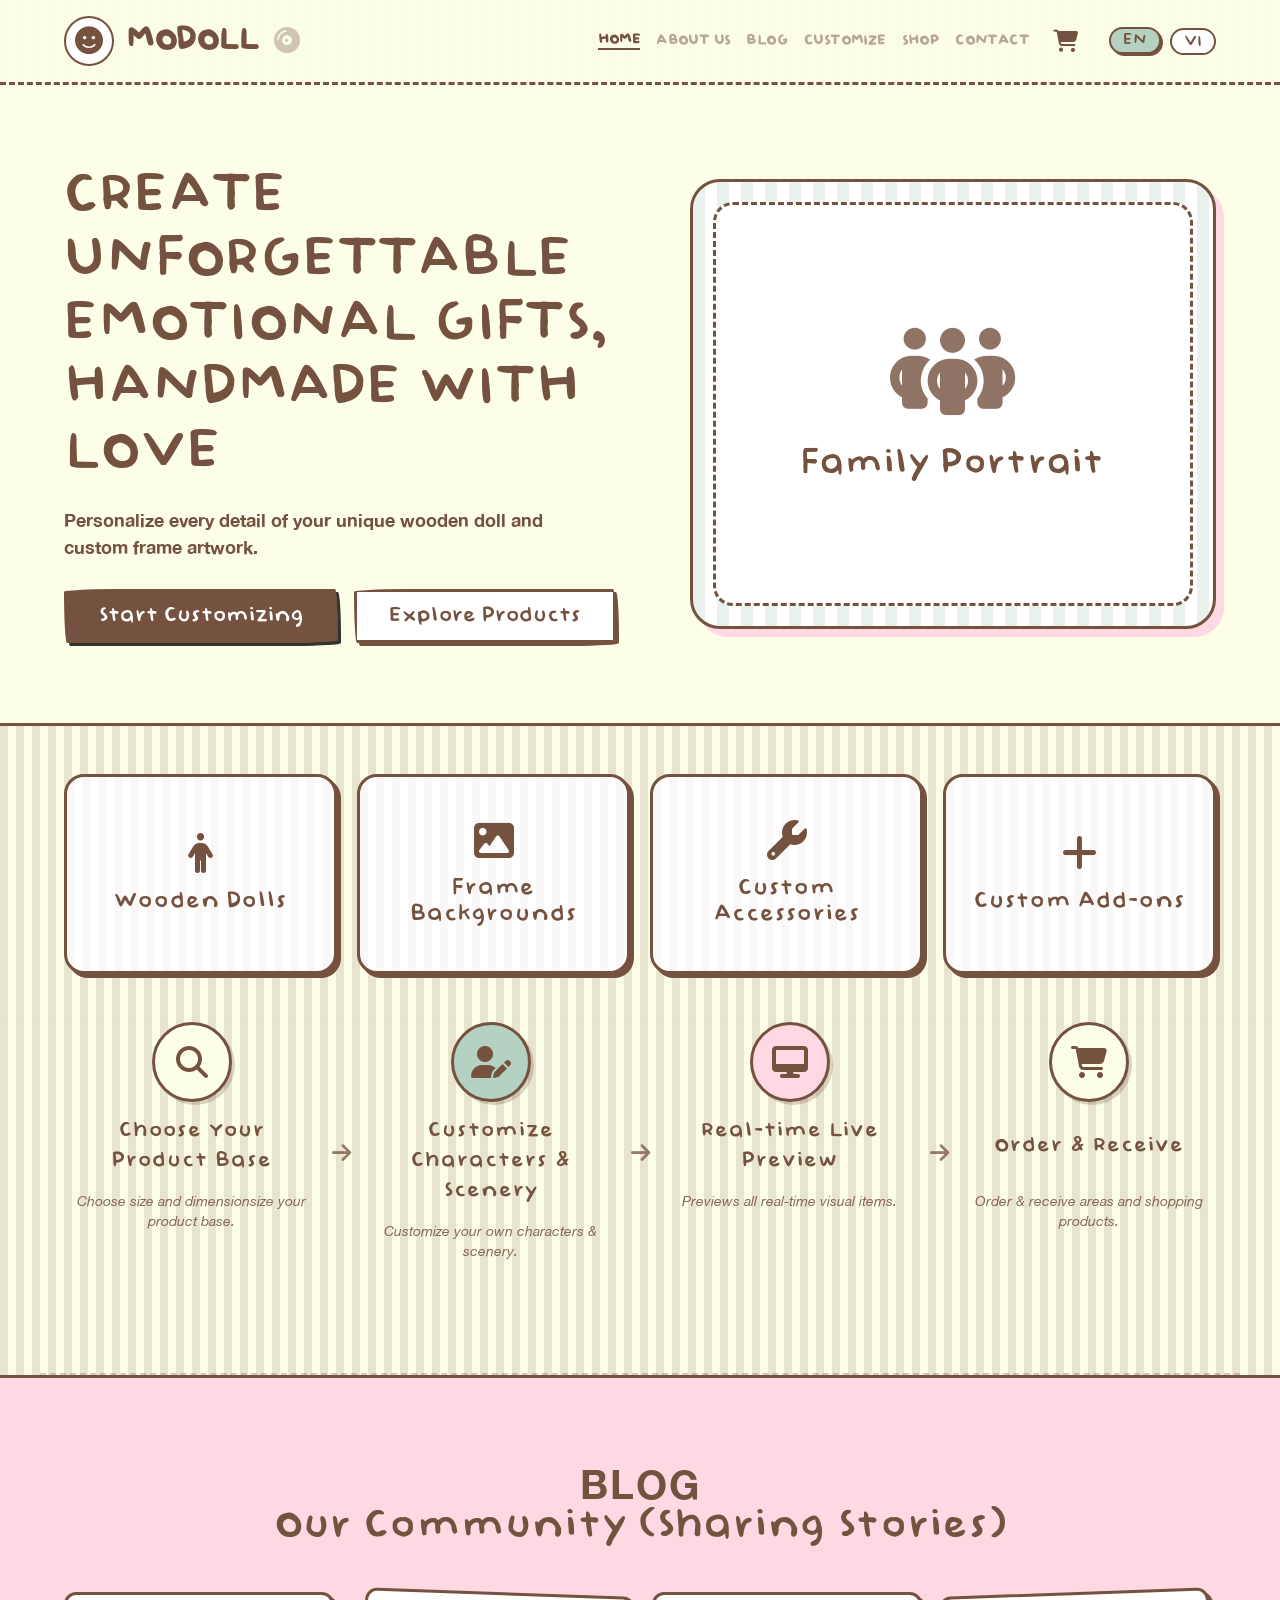
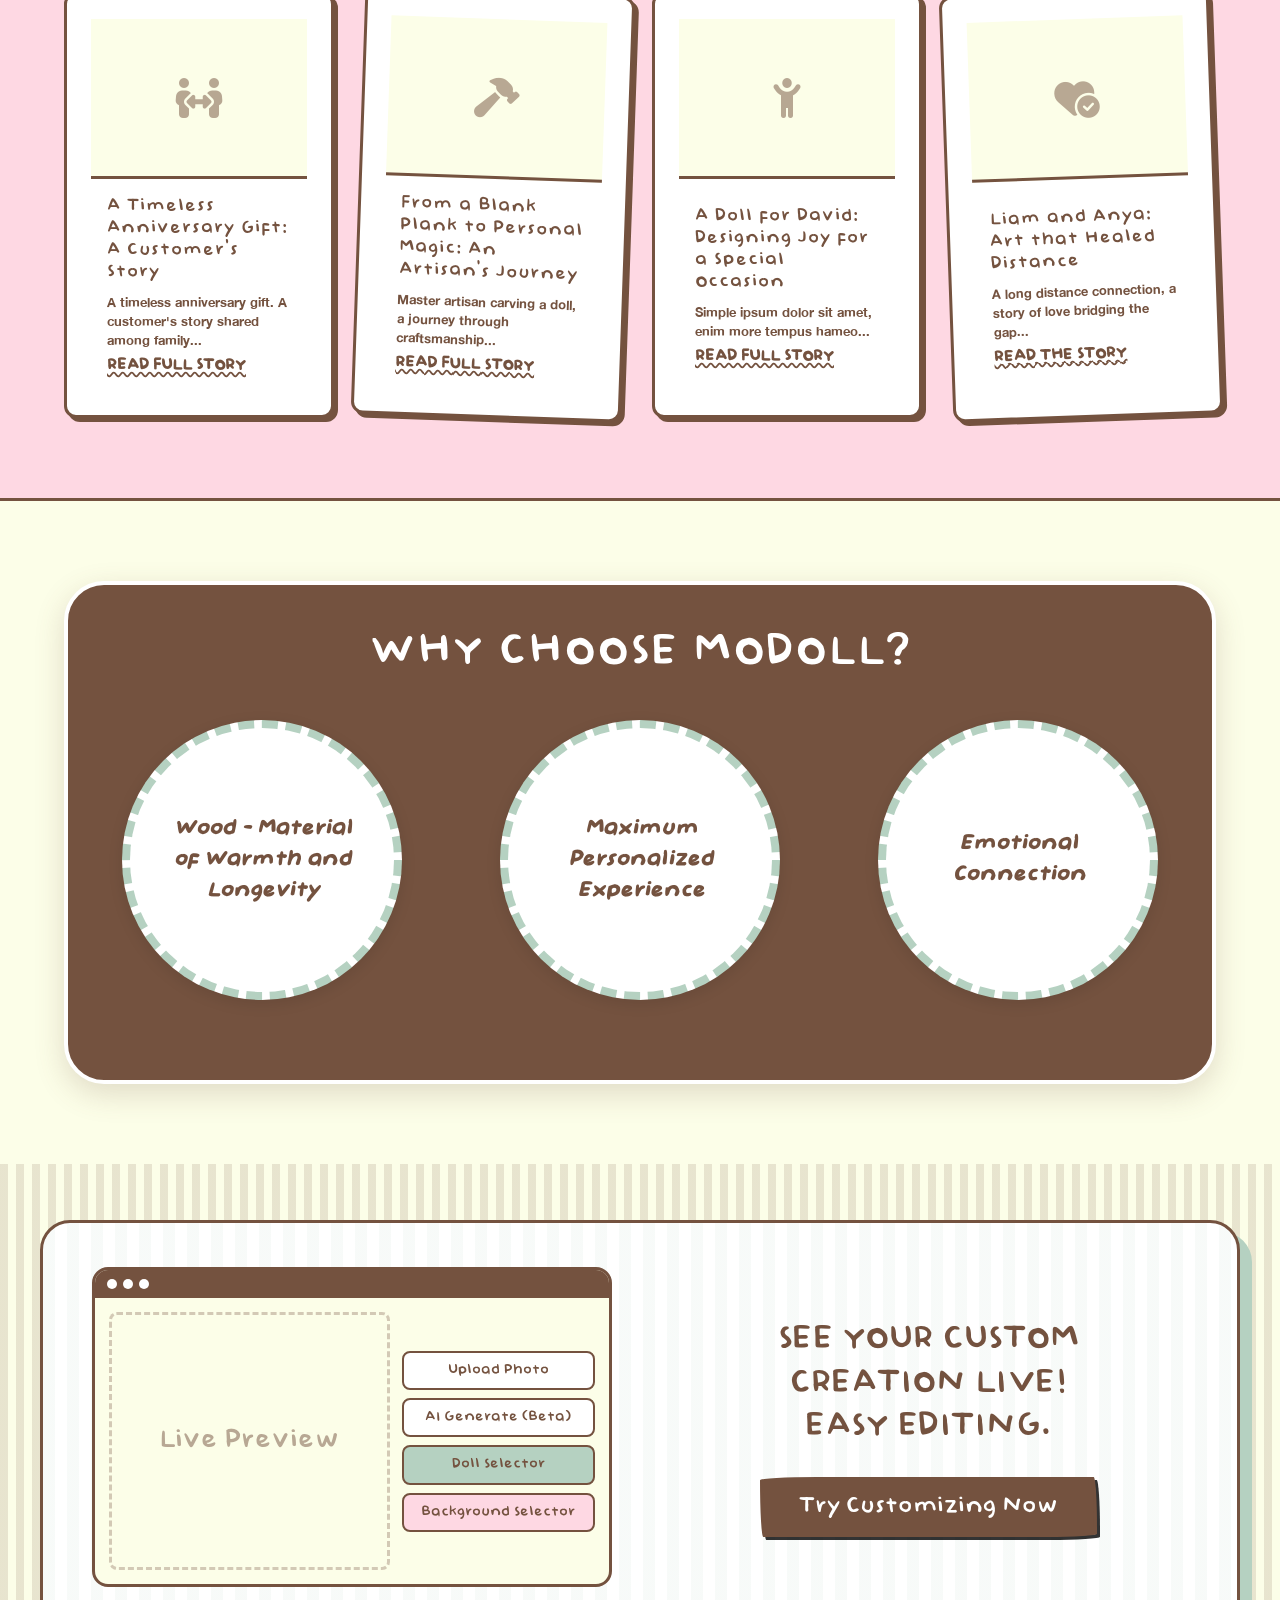
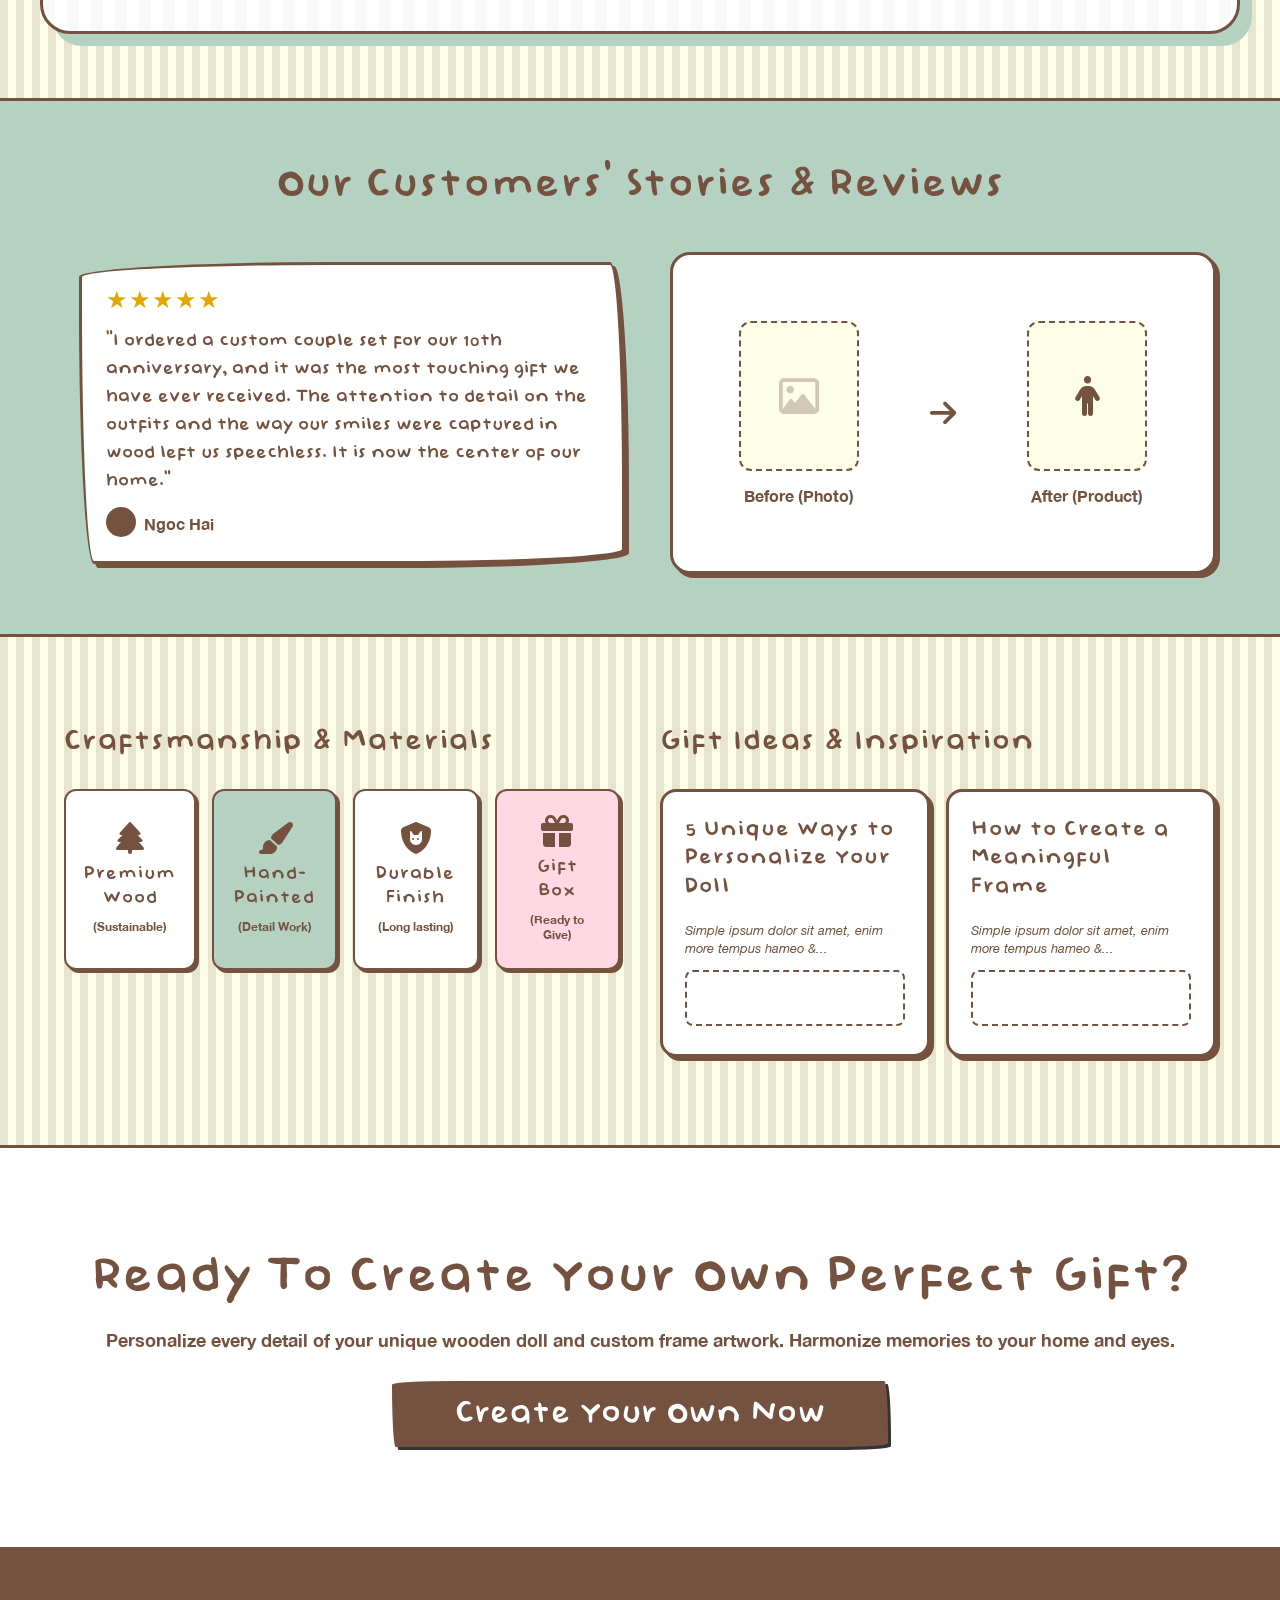
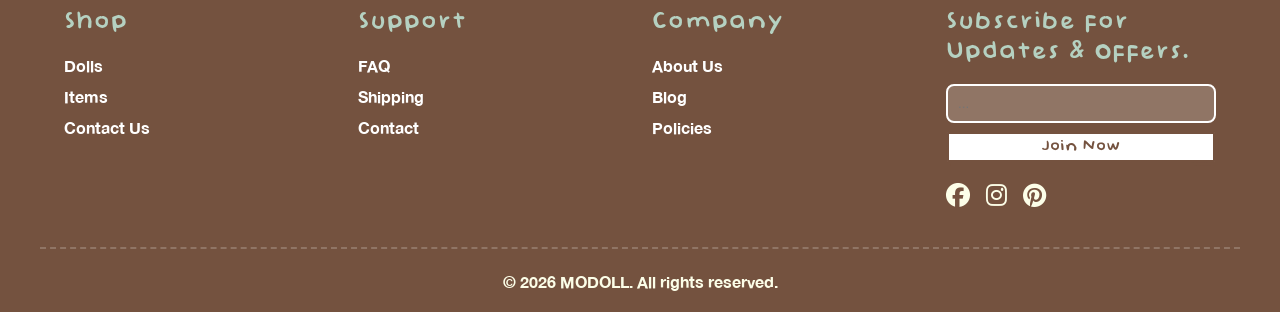
<file: index.html>
<!DOCTYPE html>
<html lang="vi">

<head>
    <meta charset="UTF-8">
    <meta name="viewport" content="width=device-width, initial-scale=1.0">
    <title>MODOLL | Wood made of Mood</title>
    <script src="assets/js/lang.js"></script>

    <link rel="stylesheet" href="https://cdnjs.cloudflare.com/ajax/libs/font-awesome/6.4.0/css/all.min.css">
    <link rel="stylesheet" href="assets/css/home.css">
</head>

<body data-site-page="home">

    <div id="site-header"></div>

    <!-- HERO SECTION -->
    <section class="hero">
        <div class="container flex" style="align-items: center; gap: 40px; justify-content: space-between;">
            <div style="flex: 1.2;">
                <h1 class="hero-title" data-i18n="hero_title">CREATE UNFORGETTABLE EMOTIONAL GIFTS, HANDMADE WITH LOVE
                </h1>
                <p class="hero-subtitle" data-i18n="hero_subtitle">Personalize every detail of your unique wooden doll
                    and custom frame artwork.</p>
                <div class="flex gap-4">
                    <a href="custom.html" class="btn btn-dark" data-i18n="btn_start">Start Customizing</a>
                    <a href="shop.html" class="btn btn-outline" data-i18n="btn_explore">Explore Products</a>
                </div>
            </div>
            <div class="hero-img-bento">
                <div class="hero-pattern"></div>
                <div class="hero-illustration">
                    <i class="fa-solid fa-people-group"
                        style="font-size: 100px; color: var(--clr-brown); opacity:0.8;"></i>
                    <h2 style="margin-top:20px; font-size:40px; color: var(--clr-brown);">Family Portrait</h2>
                </div>
            </div>
        </div>
    </section>




    <!-- CATEGORIES -->
    <section id="products" class="container categories-section">
        <div class="cat-grid">
            <div class="cat-box">
                <i class="fa-solid fa-person"></i>
                <h3 class="cat-name" data-i18n="cat_dolls">Wooden Dolls</h3>
            </div>
            <div class="cat-box">
                <i class="fa-solid fa-image"></i>
                <h3 class="cat-name" data-i18n="cat_frames">Frame Backgrounds</h3>
            </div>
            <div class="cat-box">
                <i class="fa-solid fa-wrench"></i>
                <h3 class="cat-name" data-i18n="cat_accessories">Custom Accessories</h3>
            </div>
            <div class="cat-box">
                <i class="fa-solid fa-plus"></i>
                <h3 class="cat-name" data-i18n="cat_addons">Custom Add-ons</h3>
            </div>
        </div>
    </section>

    <!-- PROCESS -->
    <section class="container process-section">
        <div class="process-track" role="list">
            <article class="process-card" role="listitem">
                <div class="process-icon"><i class="fa-solid fa-magnifying-glass"></i></div>
                <h4 class="process-title" data-i18n="step1_title">Choose Your Product Base</h4>
                <p class="process-desc" data-i18n="step1_desc">Choose size and dimensionsize your product base.</p>
            </article>
            <div class="process-connector" aria-hidden="true"><i class="fa-solid fa-arrow-right"></i></div>
            <article class="process-card" role="listitem">
                <div class="process-icon process-icon--mint"><i class="fa-solid fa-user-pen"></i></div>
                <h4 class="process-title" data-i18n="step2_title">Customize Characters & Scenery</h4>
                <p class="process-desc" data-i18n="step2_desc">Customize your own characters & scenery.</p>
            </article>
            <div class="process-connector" aria-hidden="true"><i class="fa-solid fa-arrow-right"></i></div>
            <article class="process-card" role="listitem">
                <div class="process-icon process-icon--pink"><i class="fa-solid fa-desktop"></i></div>
                <h4 class="process-title" data-i18n="step3_title">Real-time Live Preview</h4>
                <p class="process-desc" data-i18n="step3_desc">Previews all real-time visual items.</p>
            </article>
            <div class="process-connector" aria-hidden="true"><i class="fa-solid fa-arrow-right"></i></div>
            <article class="process-card" role="listitem">
                <div class="process-icon"><i class="fa-solid fa-cart-shopping"></i></div>
                <h4 class="process-title" data-i18n="step4_title">Order & Receive</h4>
                <p class="process-desc" data-i18n="step4_desc">Order & receive areas and shopping products.</p>
            </article>
        </div>
    </section>

    <!-- BLOG SECTION (NEW) -->
    <section class="blog-section">
        <div class="container">
            <div class="text-center" style="margin-bottom: 40px;">
                <h5
                    style="font-family:var(--font-body); font-size:40px; font-weight:900; letter-spacing:2px; text-transform:uppercase;">
                    BLOG</h5>
                <h2 class="section-title" style="margin-bottom:0;" data-i18n="blog_title">OUR COMMUNITY (SHARING STORIES
                    - COMMUNITY & BRAND)</h2>
            </div>
            <div class="blog-grid">
                <!-- Blog 1 -->
                <div class="blog-card hand-drawn-box">
                    <div class="blog-img"><i class="fa-solid fa-people-arrows"
                            style="font-size:40px; color:var(--clr-brown); opacity:0.5;"></i></div>
                    <div class="blog-content">
                        <h4 class="blog-title" data-i18n="b1_title">A Timeless Anniversary Gift: A Customer's Story</h4>
                        <p class="blog-desc" data-i18n="b1_desc">A timeless anniversary gift. A customer's story shared
                            among family...</p>
                        <a href="seo.html" class="blog-link">READ FULL STORY</a>
                    </div>
                </div>
                <!-- Blog 2 -->
                <div class="blog-card hand-drawn-box sticky-note-mint"
                    style="box-shadow: 4px 4px 0px var(--clr-brown);">
                    <div class="blog-img"><i class="fa-solid fa-hammer"
                            style="font-size:40px; color:var(--clr-brown); opacity:0.5;"></i></div>
                    <div class="blog-content">
                        <h4 class="blog-title" data-i18n="b2_title">From a Blank Plank to Personal Magic: An Artisan's
                            Journey</h4>
                        <p class="blog-desc" data-i18n="b2_desc">Master artisan carving a doll, a journey through
                            craftsmanship...</p>
                        <a href="seo.html" class="blog-link">READ FULL STORY</a>
                    </div>
                </div>
                <!-- Blog 3 -->
                <div class="blog-card hand-drawn-box">
                    <div class="blog-img"><i class="fa-solid fa-child-reaching"
                            style="font-size:40px; color:var(--clr-brown); opacity:0.5;"></i></div>
                    <div class="blog-content">
                        <h4 class="blog-title" data-i18n="b3_title">A Doll for David: Designing Joy for a Special
                            Occasion</h4>
                        <p class="blog-desc" data-i18n="b3_desc">Simple ipsum dolor sit amet, enim more tempus hameo...
                        </p>
                        <a href="seo.html" class="blog-link">READ FULL STORY</a>
                    </div>
                </div>
                <!-- Blog 4 -->
                <div class="blog-card hand-drawn-box sticky-note" style="box-shadow: 4px 4px 0px var(--clr-brown);">
                    <div class="blog-img"><i class="fa-solid fa-heart-circle-check"
                            style="font-size:40px; color:var(--clr-brown); opacity:0.5;"></i></div>
                    <div class="blog-content">
                        <h4 class="blog-title" data-i18n="b4_title">Liam and Anya: Art that Healed Distance</h4>
                        <p class="blog-desc" data-i18n="b4_desc">A long distance connection, a story of love bridging
                            the gap...</p>
                        <a href="seo.html" class="blog-link">READ THE STORY</a>
                    </div>
                </div>
            </div>
        </div>
    </section>

    <!-- WHY CHOOSE US -->
    <!-- WHY CHOOSE US -->
    <section class="why-choose">
        <div class="container relative">
            <div class="why-container">
                <h2 class="why-main-title" data-i18n="why_title">VÌ SAO CHỌN MODOLL?</h2>
                <div class="why-grid">
                    <div class="why-item">
                        <div class="why-scallop">
                            <p class="why-item-text" data-i18n="w1_title">Gỗ - Chất liệu của sự ấm áp và trường tồn</p>
                        </div>
                    </div>
                    <div class="why-item">
                        <div class="why-scallop">
                            <p class="why-item-text" data-i18n="w2_title">Trải nghiệm cá nhân hóa tối đa</p>
                        </div>
                    </div>
                    <div class="why-item">
                        <div class="why-scallop">
                            <p class="why-item-text" data-i18n="w3_title">Kết nối cảm xúc</p>
                        </div>
                    </div>
                </div>
            </div>
        </div>
    </section>

    <!-- LIVE PREVIEW CTA -->
    <section class="container preview-section">
        <div class="preview-box">
            <div class="preview-box-deco" aria-hidden="true"></div>
            <div class="preview-app">
                <div class="app-header">
                    <div class="app-dot"></div>
                    <div class="app-dot"></div>
                    <div class="app-dot"></div>
                </div>
                <div class="app-body">
                    <div class="app-main">Live Preview</div>
                    <div class="app-sidebar">
                        <div class="app-btn">Upload Photo</div>
                        <div class="app-btn">AI Generate (Beta)</div>
                        <div class="app-btn app-btn-mint">Doll Selector</div>
                        <div class="app-btn app-btn-pink">Background Selector</div>
                    </div>
                </div>
            </div>
            <div class="preview-cta">
                <h2 class="preview-cta-title" data-i18n="preview_title">SEE YOUR CUSTOM CREATION LIVE! EASY EDITING.
                </h2>
                <a href="custom.html" class="btn btn-dark preview-cta-btn" data-i18n="btn_try">TRY CUSTOMIZING NOW</a>
            </div>
        </div>
    </section>

    <!-- REVIEWS -->
    <section class="reviews-section">
        <div class="container">
            <h2 class="section-title" data-i18n="rev_title">OUR CUSTOMERS' STORIES & REVIEWS</h2>
            <div class="reviews-wrapper">
                <div class="review-slider-container" id="reviewSlider">
                    <div class="review-track">
                        <!-- Set 1 -->
                        <div class="review-slide">
                            <div class="hand-drawn-box">
                                <h4 style="font-size:24px; color:#e0a800;">★★★★★</h4>
                                <p class="review-text" data-i18n="r1_text">"O1..."</p>
                                <div class="flex items-center gap-2">
                                    <div class="reviewer-avatar"></div>
                                    <strong data-i18n="r1_name">Ngọc Hải</strong>
                                </div>
                            </div>
                        </div>
                        <div class="review-slide">
                            <div class="hand-drawn-box sticky-note-mint">
                                <h4 style="font-size:24px; color:#e0a800;">★★★★★</h4>
                                <p class="review-text" data-i18n="r2_text">"O2..."</p>
                                <div class="flex items-center gap-2">
                                    <div class="reviewer-avatar" style="background:var(--clr-mint);"></div>
                                    <strong data-i18n="r2_name">Hồng Ngọc</strong>
                                </div>
                            </div>
                        </div>
                        <div class="review-slide">
                            <div class="hand-drawn-box sticky-note">
                                <h4 style="font-size:24px; color:#e0a800;">★★★★★</h4>
                                <p class="review-text" data-i18n="r3_text">"O3..."</p>
                                <div class="flex items-center gap-2">
                                    <div class="reviewer-avatar" style="background:var(--clr-pink);"></div>
                                    <strong data-i18n="r3_name">Minh Thúy</strong>
                                </div>
                            </div>
                        </div>
                        <!-- Set 2 (for infinite loop) -->
                        <div class="review-slide">
                            <div class="hand-drawn-box">
                                <h4 style="font-size:24px; color:#e0a800;">★★★★★</h4>
                                <p class="review-text" data-i18n="r1_text">"O1..."</p>
                                <div class="flex items-center gap-2">
                                    <div class="reviewer-avatar"></div>
                                    <strong data-i18n="r1_name">Ngọc Hải</strong>
                                </div>
                            </div>
                        </div>
                        <div class="review-slide">
                            <div class="hand-drawn-box sticky-note-mint">
                                <h4 style="font-size:24px; color:#e0a800;">★★★★★</h4>
                                <p class="review-text" data-i18n="r2_text">"O2..."</p>
                                <div class="flex items-center gap-2">
                                    <div class="reviewer-avatar" style="background:var(--clr-mint);"></div>
                                    <strong data-i18n="r2_name">Hồng Ngọc</strong>
                                </div>
                            </div>
                        </div>
                        <div class="review-slide">
                            <div class="hand-drawn-box sticky-note">
                                <h4 style="font-size:24px; color:#e0a800;">★★★★★</h4>
                                <p class="review-text" data-i18n="r3_text">"O3..."</p>
                                <div class="flex items-center gap-2">
                                    <div class="reviewer-avatar" style="background:var(--clr-pink);"></div>
                                    <strong data-i18n="r3_name">Minh Thúy</strong>
                                </div>
                            </div>
                        </div>
                    </div>
                </div>
                <div class="ba-photos">
                    <div class="ba-box">
                        <div class="ba-img flex items-center justify-center"><i class="fa-regular fa-image"
                                style="font-size:40px;opacity:0.3;"></i></div>
                        <strong data-i18n="ba_before">Before (Photo)</strong>
                    </div>
                    <i class="fa-solid fa-arrow-right" style="font-size:30px; color:var(--clr-brown);"></i>
                    <div class="ba-box">
                        <div class="ba-img flex items-center justify-center"><i class="fa-solid fa-person"
                                style="font-size:40px;color:var(--clr-brown);"></i></div>
                        <strong data-i18n="ba_after">After (Product)</strong>
                    </div>
                </div>
            </div>
        </div>
    </section>

    <!-- CRAFTSMANSHIP & IDEAS -->
    <section class="container info-grid">
        <div>
            <h2 class="section-title" style="font-size:32px; text-align:left;" data-i18n="c_title">CRAFTSMANSHIP &
                MATERIALS</h2>
            <div class="craft-list">
                <div class="craft-item">
                    <i class="fa-solid fa-tree"></i>
                    <h5 data-i18n="c1">Premium Wood</h5>
                    <p style="font-size:12px;" data-i18n="c1_sub">(Sustainable)</p>
                </div>
                <div class="craft-item" style="background:var(--clr-mint);">
                    <i class="fa-solid fa-paintbrush"></i>
                    <h5 data-i18n="c2">Hand-Painted</h5>
                    <p style="font-size:12px;" data-i18n="c2_sub">(Detail Work)</p>
                </div>
                <div class="craft-item">
                    <i class="fa-solid fa-shield-cat"></i>
                    <h5 data-i18n="c3">Durable Finish</h5>
                    <p style="font-size:12px;" data-i18n="c3_sub">(Long lasting)</p>
                </div>
                <div class="craft-item" style="background:var(--clr-pink);">
                    <i class="fa-solid fa-gift"></i>
                    <h5 data-i18n="c4">Gift Box</h5>
                    <p style="font-size:12px;" data-i18n="c4_sub">(Ready to Give)</p>
                </div>
            </div>
        </div>
        <div>
            <h2 class="section-title" style="font-size:32px; text-align:left;" data-i18n="i_title">GIFT IDEAS &
                INSPIRATION</h2>
            <div class="idea-cards">
                <a href="shop.html" class="idea-card">
                    <h5 data-i18n="i1_title">5 Unique Ways to Personalize Your Doll</h5>
                    <p class="idea-card-desc" data-i18n="idx">Simple ipsum dolor sit amet, enim more tempus hameo &...
                    </p>
                    <div class="idea-card-placeholder" aria-hidden="true"></div>
                </a>
                <a href="shop.html" class="idea-card">
                    <h5 data-i18n="i2_title">How to Create a Meaningful Frame</h5>
                    <p class="idea-card-desc" data-i18n="idx">Simple ipsum dolor sit amet, enim more tempus hameo &...
                    </p>
                    <div class="idea-card-placeholder" aria-hidden="true"></div>
                </a>
            </div>
        </div>
    </section>

    <!-- FINAL CTA -->
    <section class="final-cta">
        <div class="container">
            <h2 data-i18n="f_title">READY TO CREATE YOUR OWN PERFECT GIFT?</h2>
            <p style="margin-bottom:30px; font-size:18px;" data-i18n="f_desc">Personalize every detail of your unique
                wooden doll and custom frame artwork. Harmonize memories to your home and eyes.</p>
            <a href="custom.html" class="btn btn-dark" style="font-size:36px; padding: 12px 60px;"
                data-i18n="f_btn">CREATE YOUR OWN NOW</a>
        </div>
    </section>

    <div id="site-footer"></div>

    <script>window.MODOLL_PAGE_SCRIPTS = ['assets/js/music-nav.js', 'assets/js/home.js'];</script>
    <script src="assets/js/layout.js"></script>
</body>

</html>
</file>
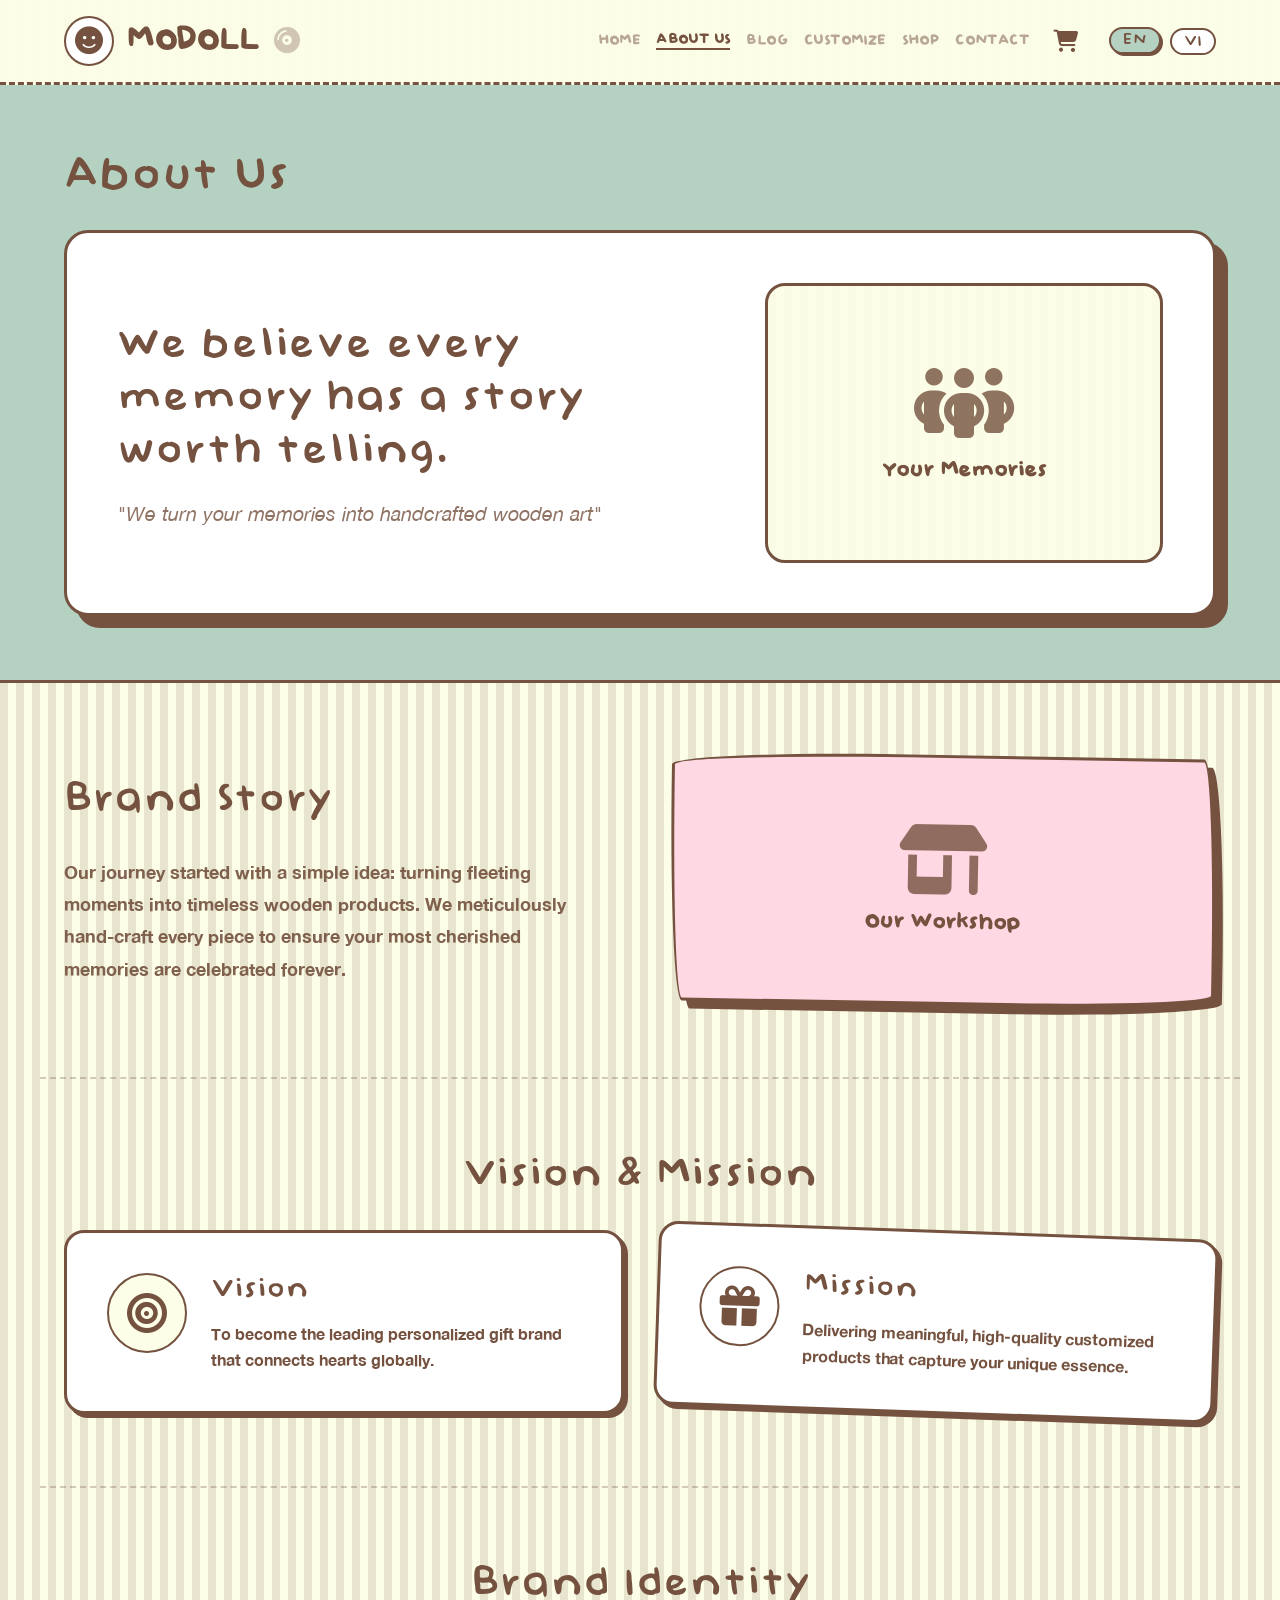
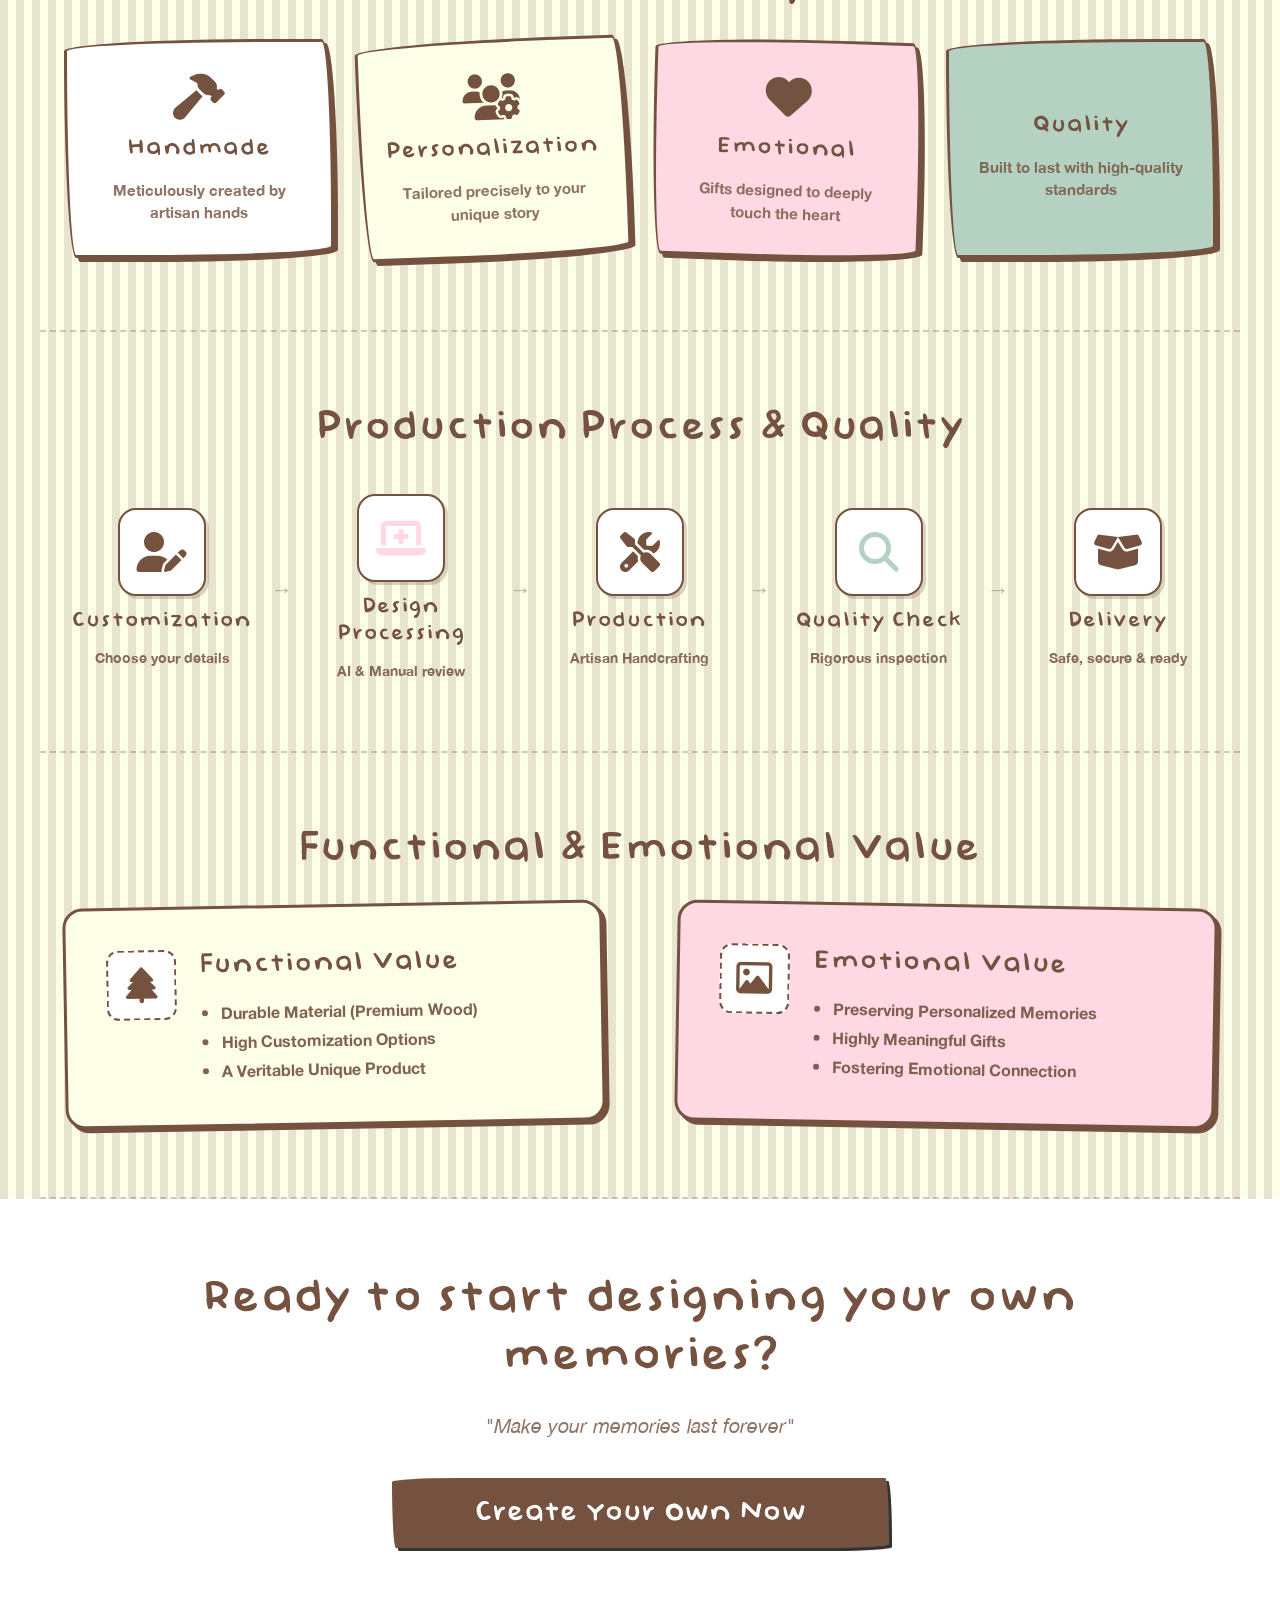
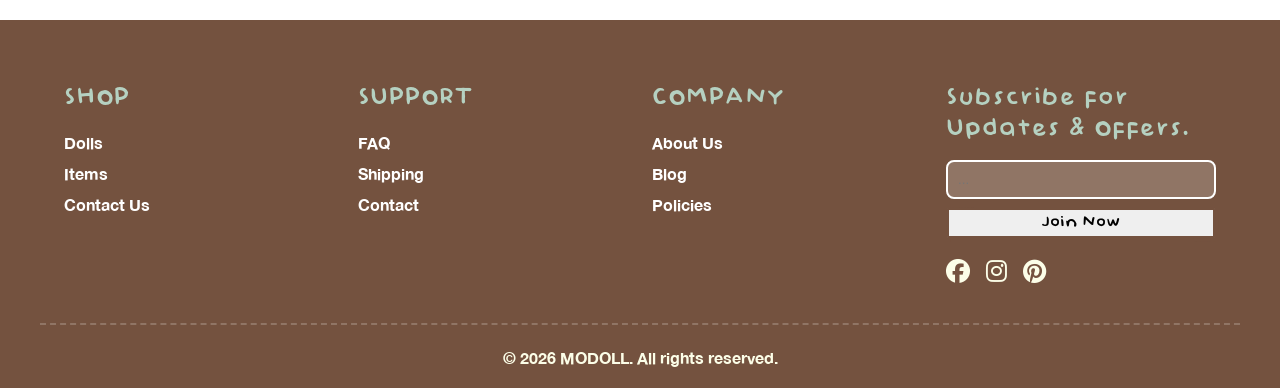
<file: about.html>
<!DOCTYPE html>
<html lang="vi">
<head>
    <meta charset="UTF-8">
    <meta name="viewport" content="width=device-width, initial-scale=1.0">
    <title>MODOLL | About Us</title>
    <script src="assets/js/lang.js"></script>

    <link rel="stylesheet" href="https://cdnjs.cloudflare.com/ajax/libs/font-awesome/6.4.0/css/all.min.css">
    <link rel="stylesheet" href="assets/css/about.css">
    <link rel="stylesheet" href="assets/css/nav.css">
</head>
<body data-site-page="about">

    <div id="site-header"></div>

    <!-- ABOUT HERO -->
    <div class="about-hero">
        <div class="container">
            <h1 style="font-size:52px; margin-bottom: 24px;" data-i18n="ab_title">About Us</h1>
            <div class="hero-banner">
                <div class="hero-text">
                    <h2 style="font-size: 48px; margin-bottom: 20px; color: var(--clr-brown); line-height:1.1;" data-i18n="ab_msg">We believe every memory has a story worth telling.</h2>
                    <p style="font-size: 20px; font-style: italic; opacity: 0.8; font-weight:500;" data-i18n="ab_quote">"We turn your memories into handcrafted wooden art"</p>
                </div>
                <div class="hero-img">
                    <div style="position:absolute; inset:0; background:var(--pattern-brown); opacity:0.1; border-radius:18px;"></div>
                    <i class="fa-solid fa-people-group" style="font-size: 80px; color: var(--clr-brown); opacity:0.8;"></i>
                    <p style="font-family:var(--font-head); font-size:24px; color:var(--clr-brown); font-weight:bold; position:relative;" data-i18n="img_ph1">Your Memories</p>
                </div>
            </div>
        </div>
    </div>

    <!-- BRAND STORY -->
    <section class="container flex items-center justify-between" style="gap: 60px;">
        <div style="flex:1;">
            <h2 class="section-title left" data-i18n="s2_title">Brand Story</h2>
            <p style="font-size: 18px; line-height: 1.8; opacity:0.9;" data-i18n="s2_text">
                Our journey started with a simple idea: turning fleeting moments into timeless wooden products. We meticulously hand-craft every piece to ensure your most cherished memories are celebrated forever.
            </p>
        </div>
        <div style="flex:1;">
            <div class="story-img">
                <i class="fa-solid fa-shop" style="font-size: 70px; color: var(--clr-brown); opacity:0.8;"></i>
                <p style="font-family:var(--font-head); font-size:24px; color:var(--clr-brown); font-weight:bold;" data-i18n="img_ph2">Our Workshop</p>
            </div>
        </div>
    </section>

    <!-- VISION & MISSION -->
    <section class="container">
        <h2 class="section-title text-center" data-i18n="s3_title">Vision & Mission</h2>
        
        <div class="grid grid-cols-2 gap-8">
            <div class="vm-box">
                <div style="background:var(--clr-cream); border:2px solid var(--clr-brown); border-radius:50%; width:80px; height:80px; display:flex; align-items:center; justify-content:center; flex-shrink:0;">
                    <i class="fa-solid fa-bullseye" style="font-size: 40px; color: var(--clr-brown);"></i>
                </div>
                <div>
                    <h3 style="font-size:32px; margin-bottom:12px;" data-i18n="v_title">Vision</h3>
                    <p style="font-size:16px; line-height:1.6;" data-i18n="v_desc">To become the leading personalized gift brand that connects hearts globally.</p>
                </div>
            </div>
            <div class="vm-box sticky-note-mint" style="transform: rotate(2deg);">
                <div style="background:var(--clr-white); border:2px solid var(--clr-brown); border-radius:50%; width:80px; height:80px; display:flex; align-items:center; justify-content:center; flex-shrink:0;">
                    <i class="fa-solid fa-gift" style="font-size: 40px; color: var(--clr-brown);"></i>
                </div>
                <div>
                    <h3 style="font-size:32px; margin-bottom:12px;" data-i18n="m_title">Mission</h3>
                    <p style="font-size:16px; line-height:1.6;" data-i18n="m_desc">Delivering meaningful, high-quality customized products that capture your unique essence.</p>
                </div>
            </div>
        </div>
    </section>

    <!-- BRAND IDENTITY -->
    <section class="container">
        <h2 class="section-title text-center" data-i18n="s4_title">Brand Identity</h2>
        <div class="grid grid-cols-4 gap-6">
            <div class="hand-drawn-box text-center">
                <i class="fa-solid fa-hammer" style="font-size:46px; margin-bottom:16px;"></i>
                <h4 style="font-size:26px; margin-bottom:12px;" data-i18n="id1_title">Handmade</h4>
                <p style="font-size:15px; line-height:1.5; opacity:0.8;" data-i18n="id1_desc">Meticulously created by artisan hands</p>
            </div>
            <div class="hand-drawn-box text-center sticky-note" style="background:var(--clr-cream);">
                <i class="fa-solid fa-users-gear" style="font-size:46px; margin-bottom:16px;"></i>
                <h4 style="font-size:26px; margin-bottom:12px;" data-i18n="id2_title">Personalization</h4>
                <p style="font-size:15px; line-height:1.5; opacity:0.8;" data-i18n="id2_desc">Tailored precisely to your unique story</p>
            </div>
            <div class="hand-drawn-box text-center sticky-note-mint" style="background:var(--clr-pink);">
                <i class="fa-solid fa-heart" style="font-size:46px; margin-bottom:16px;"></i>
                <h4 style="font-size:26px; margin-bottom:12px;" data-i18n="id3_title">Emotional</h4>
                <p style="font-size:15px; line-height:1.5; opacity:0.8;" data-i18n="id3_desc">Gifts designed to deeply touch the heart</p>
            </div>
            <div class="hand-drawn-box text-center" style="background:var(--clr-mint);">
                <i class="fa-solid fa-shield-check" style="font-size:46px; margin-bottom:16px;"></i>
                <h4 style="font-size:26px; margin-bottom:12px;" data-i18n="id4_title">Quality</h4>
                <p style="font-size:15px; line-height:1.5; opacity:0.8;" data-i18n="id4_desc">Built to last with high-quality standards</p>
            </div>
        </div>
    </section>

    <!-- PRODUCTION PROCESS -->
    <section class="container">
        <h2 class="section-title text-center" data-i18n="s5_title">Production Process & Quality</h2>
        <div class="process-row">
            <div class="process-step">
                <div class="process-icon-wrap"><i class="fa-solid fa-user-pen"></i></div>
                <h4 class="process-step-title" data-i18n="p1_title">Customization</h4>
                <p class="process-step-desc" data-i18n="p1_desc">Choose your details</p>
            </div>
            <div class="process-arrow" aria-hidden="true">→</div>
            <div class="process-step">
                <div class="process-icon-wrap"><i class="fa-solid fa-laptop-medical tone-pink"></i></div>
                <h4 class="process-step-title" data-i18n="p2_title">Design</h4>
                <p class="process-step-desc" data-i18n="p2_desc">AI & Manual review</p>
            </div>
            <div class="process-arrow" aria-hidden="true">→</div>
            <div class="process-step">
                <div class="process-icon-wrap"><i class="fa-solid fa-screwdriver-wrench"></i></div>
                <h4 class="process-step-title" data-i18n="p3_title">Production</h4>
                <p class="process-step-desc" data-i18n="p3_desc">Handcrafting</p>
            </div>
            <div class="process-arrow" aria-hidden="true">→</div>
            <div class="process-step">
                <div class="process-icon-wrap"><i class="fa-solid fa-magnifying-glass tone-mint"></i></div>
                <h4 class="process-step-title" data-i18n="p4_title">Quality Check</h4>
                <p class="process-step-desc" data-i18n="p4_desc">Rigorous inspection</p>
            </div>
            <div class="process-arrow" aria-hidden="true">→</div>
            <div class="process-step">
                <div class="process-icon-wrap"><i class="fa-solid fa-box-open"></i></div>
                <h4 class="process-step-title" data-i18n="p5_title">Delivery</h4>
                <p class="process-step-desc" data-i18n="p5_desc">Safe & ready</p>
            </div>
        </div>
    </section>

    <!-- VALUE -->
    <section class="container">
        <h2 class="section-title text-center" data-i18n="s6_title">Functional & Emotional Value</h2>
        <div class="grid grid-cols-2 vm-value-grid">
            <div class="vm-box sticky-note-mint" style="background:var(--clr-cream); transform: rotate(-1deg);">
                <div style="background:var(--clr-white); border:2px dashed var(--clr-brown); border-radius:12px; width:70px; height:70px; display:flex; align-items:center; justify-content:center; flex-shrink:0;">
                    <i class="fa-solid fa-tree" style="font-size: 36px;"></i>
                </div>
                <div>
                    <h3 style="font-size:30px; margin-bottom:16px;" data-i18n="val1_title">Functional Value</h3>
                    <ul style="font-size:16px; padding-left:20px; line-height:1.8; opacity:0.9;">
                        <li data-i18n="v1_a">Durable Material (Premium Wood)</li>
                        <li data-i18n="v1_b">High Customization Options</li>
                        <li data-i18n="v1_c">A Veritable Unique Product</li>
                    </ul>
                </div>
            </div>
            <div class="vm-box sticky-note" style="background:var(--clr-pink); transform: rotate(1deg);">
                <div style="background:var(--clr-white); border:2px dashed var(--clr-brown); border-radius:12px; width:70px; height:70px; display:flex; align-items:center; justify-content:center; flex-shrink:0;">
                    <i class="fa-regular fa-image" style="font-size: 36px;"></i>
                </div>
                <div>
                    <h3 style="font-size:30px; margin-bottom:16px;" data-i18n="val2_title">Emotional Value</h3>
                    <ul style="font-size:16px; padding-left:20px; line-height:1.8; opacity:0.9;">
                        <li data-i18n="v2_a">Preserving Personalized Memories</li>
                        <li data-i18n="v2_b">Highly Meaningful Gifts</li>
                        <li data-i18n="v2_c">Fostering Emotional Connection</li>
                    </ul>
                </div>
            </div>
        </div>
    </section>

    <!-- CTA -->
    <section class="final-cta">
        <div class="container">
            <h2 style="font-size: 52px; margin-bottom: 24px;" data-i18n="cta_msg">Ready to start designing your own memories?</h2>
            <p style="font-size: 20px; font-style: italic; opacity: 0.8; margin-bottom: 40px;" data-i18n="cta_quote">"Make your memories last forever"</p>
            <div class="flex items-center justify-center gap-6">
                <a href="custom.html" class="btn btn-dark" style="font-size:32px; padding: 16px 80px;" data-i18n="btn_create">Create Your Own Now</a>
            </div>
        </div>
    </section>

    <div id="site-footer"></div>

    <script>window.MODOLL_PAGE_SCRIPTS = ['assets/js/music-nav.js', 'assets/js/about.js'];</script>
    <script src="assets/js/layout.js"></script>
</body>
</html>
</file>
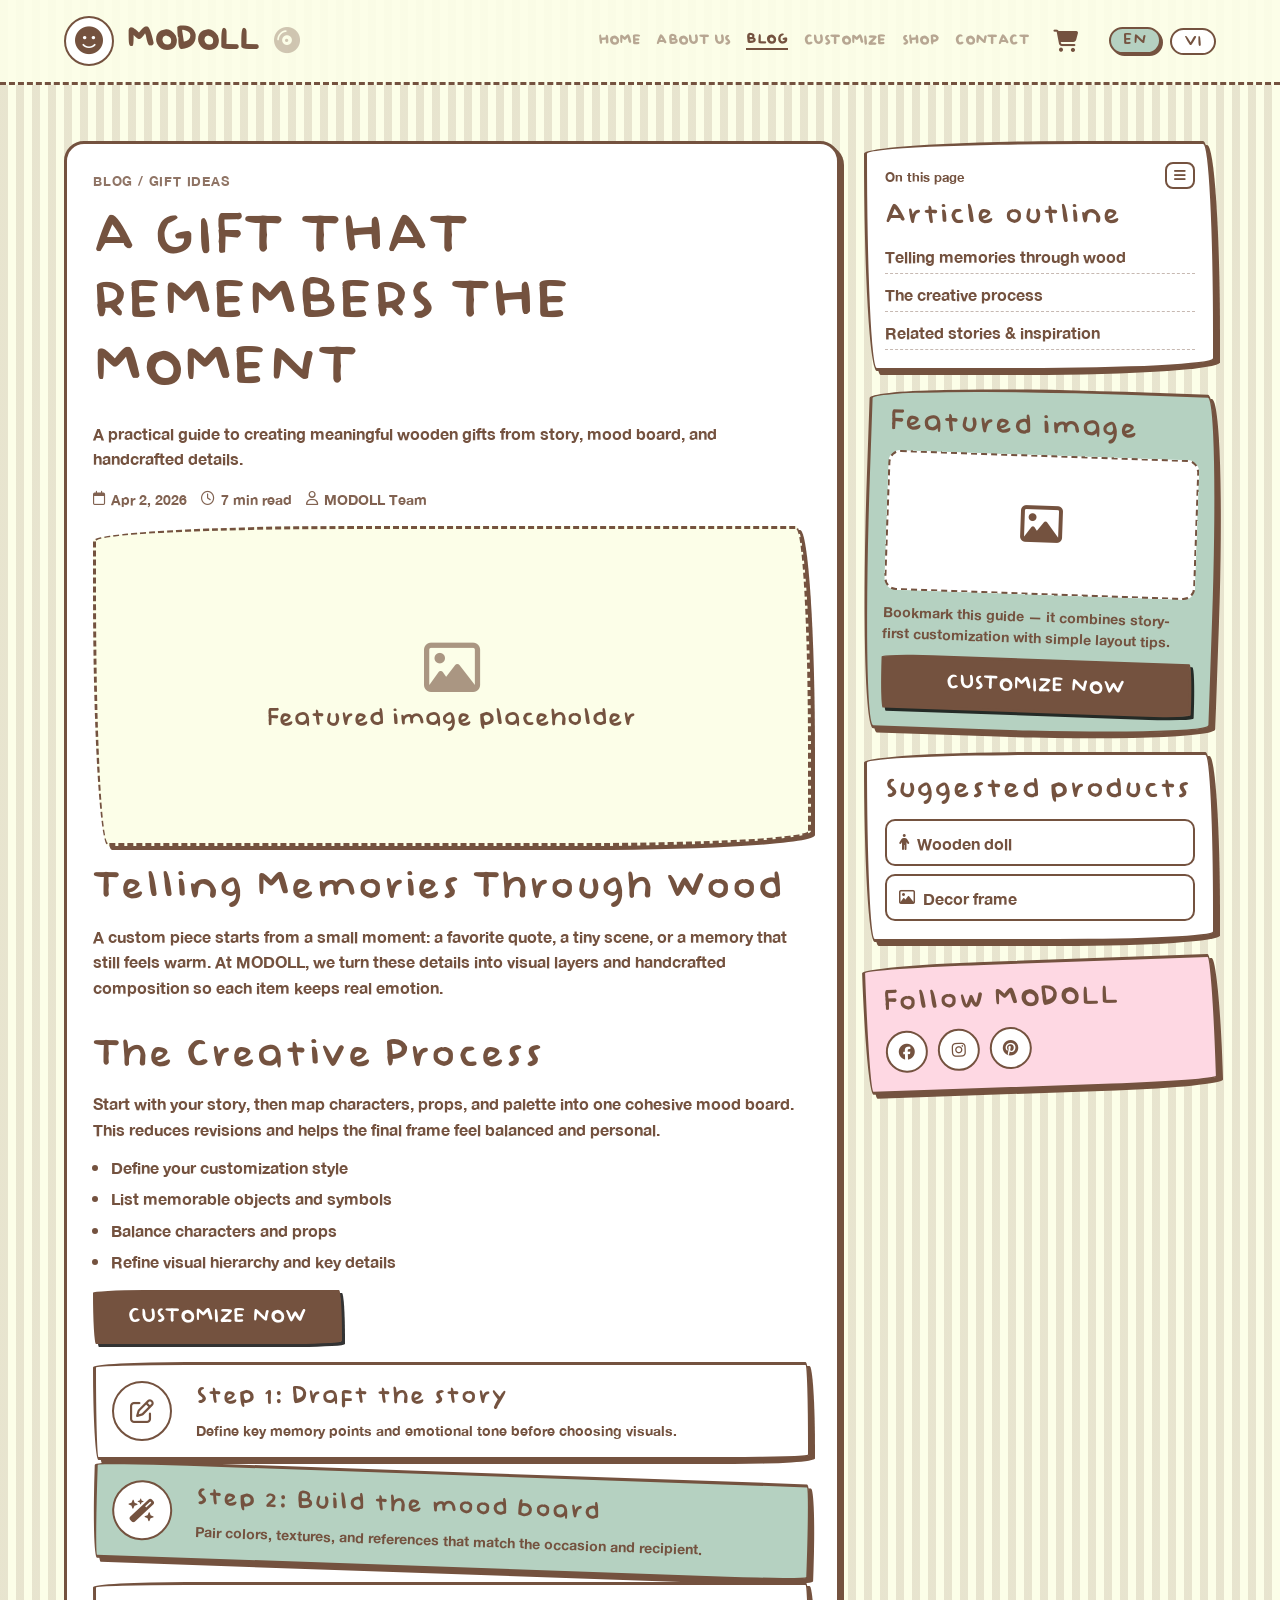
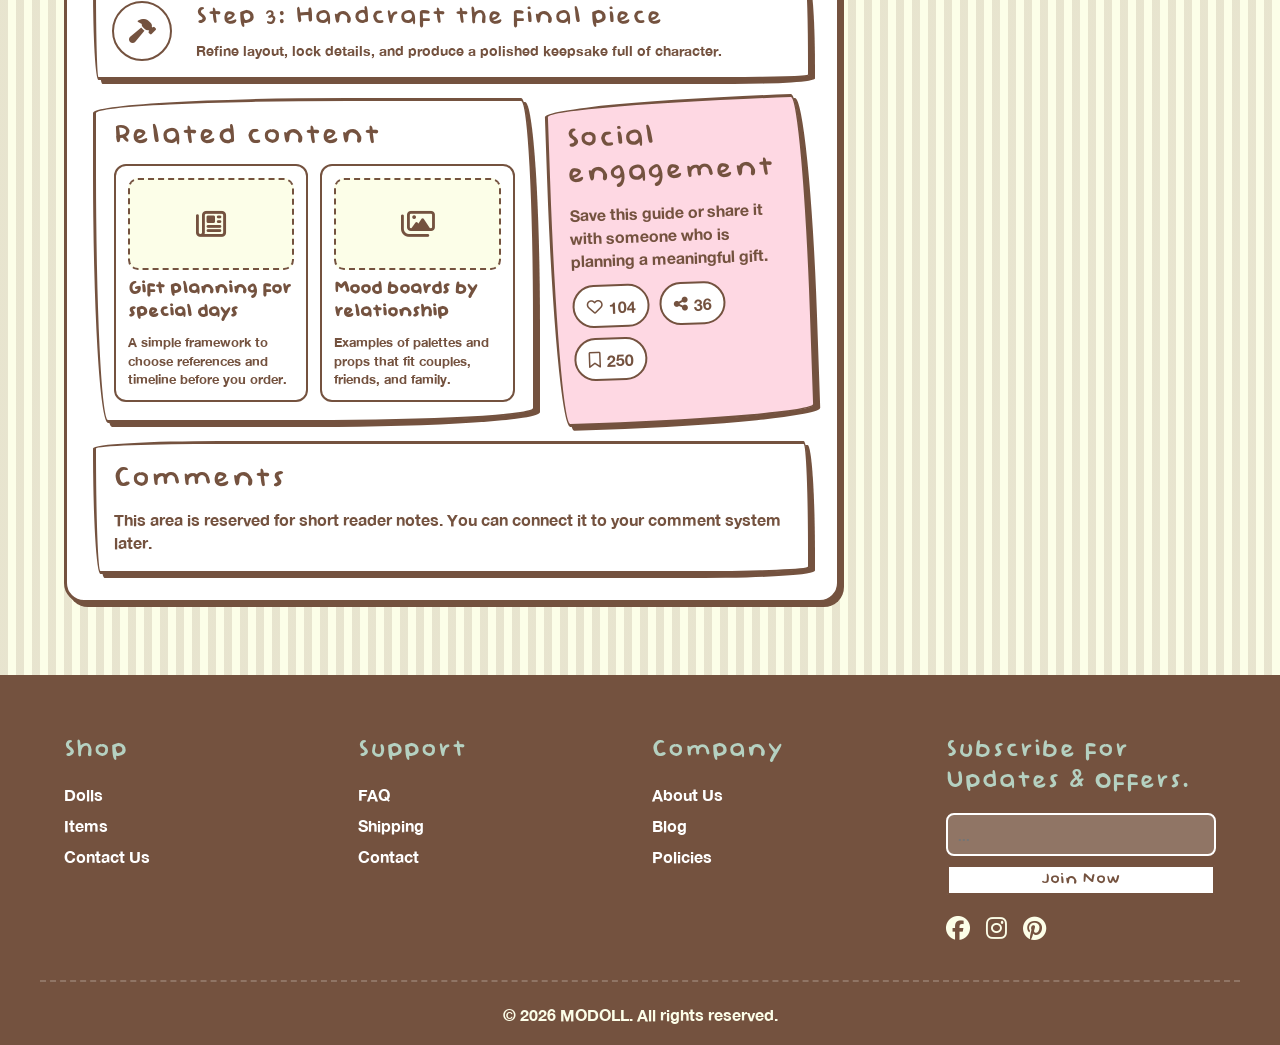
<file: blog-article.html>
<!DOCTYPE html>
<html lang="vi">
<head>
    <meta charset="UTF-8">
    <meta name="viewport" content="width=device-width, initial-scale=1.0">
    <title>MODOLL | Blog Article</title>
    <script src="assets/js/lang.js"></script>
    <link rel="stylesheet" href="https://cdnjs.cloudflare.com/ajax/libs/font-awesome/6.4.0/css/all.min.css">
    <link rel="stylesheet" href="assets/css/shop.css">
    <link rel="stylesheet" href="assets/css/nav.css">
    <link rel="stylesheet" href="assets/css/blog-article.css">
</head>
<body data-site-page="blog">

    <div id="site-header"></div>

    <main class="article-page">
        <section class="article-shell container">
            <article class="article-main">
                <div class="article-kicker" data-i18n="art_kicker">Blog / Gift Ideas</div>
                <h1 class="article-title" data-i18n="art_title">A Gift That Remembers the Moment</h1>
                <p class="article-subtitle" data-i18n="art_subtitle">A practical guide to creating meaningful wooden gifts from story, mood board, and handcrafted details.</p>
                <div class="article-meta">
                    <span><i class="fa-regular fa-calendar"></i> <span data-i18n="art_date">Apr 2, 2026</span></span>
                    <span><i class="fa-regular fa-clock"></i> <span data-i18n="art_read">7 min read</span></span>
                    <span><i class="fa-regular fa-user"></i> <span data-i18n="art_author">MODOLL Team</span></span>
                </div>

                <div class="featured-image hand-drawn-box" role="img" data-i18n-aria="art_feat_label" aria-label="Featured image placeholder">
                    <i class="fa-regular fa-image" aria-hidden="true"></i>
                    <span data-i18n="art_feat_label">Featured image placeholder</span>
                </div>

                <section class="content-block" id="ba-wood">
                    <h2 data-i18n="ba_h2_wood">Telling Memories Through Wood</h2>
                    <p data-i18n="ba_p_wood">
                        A custom piece starts from a small moment: a favorite quote, a tiny scene, or a memory that still feels warm.
                        At MODOLL, we turn these details into visual layers and handcrafted composition so each item keeps real emotion.
                    </p>
                </section>

                <section class="content-block" id="ba-process">
                    <h3 data-i18n="ba_h3_process">The Creative Process</h3>
                    <p data-i18n="ba_p_process">
                        Start with your story, then map characters, props, and palette into one cohesive mood board. This reduces revisions and
                        helps the final frame feel balanced and personal.
                    </p>
                    <ul class="bullet-list">
                        <li data-i18n="ba_li1">Define your customization style</li>
                        <li data-i18n="ba_li2">List memorable objects and symbols</li>
                        <li data-i18n="ba_li3">Balance characters and props</li>
                        <li data-i18n="ba_li4">Refine visual hierarchy and key details</li>
                    </ul>
                    <a href="custom.html" class="btn btn-dark" data-i18n="btn_custom_now">CUSTOMIZE NOW</a>
                </section>

                <section class="article-process-grid">
                    <div class="article-process-card hand-drawn-box">
                        <div class="thumb"><i class="fa-regular fa-pen-to-square"></i></div>
                        <div>
                            <h4 data-i18n="ba_step1_t">Step 1: Draft the story</h4>
                            <p data-i18n="ba_step1_p">Define key memory points and emotional tone before choosing visuals.</p>
                        </div>
                    </div>
                    <div class="article-process-card hand-drawn-box sticky-note-mint">
                        <div class="thumb"><i class="fa-solid fa-wand-magic-sparkles"></i></div>
                        <div>
                            <h4 data-i18n="ba_step2_t">Step 2: Build the mood board</h4>
                            <p data-i18n="ba_step2_p">Pair colors, textures, and references that match the occasion and recipient.</p>
                        </div>
                    </div>
                    <div class="article-process-card hand-drawn-box">
                        <div class="thumb"><i class="fa-solid fa-hammer"></i></div>
                        <div>
                            <h4 data-i18n="ba_step3_t">Step 3: Handcraft the final piece</h4>
                            <p data-i18n="ba_step3_p">Refine layout, lock details, and produce a polished keepsake full of character.</p>
                        </div>
                    </div>
                </section>

                <section class="split-row" id="ba-inspire">
                    <div class="related-box hand-drawn-box">
                        <h3 data-i18n="ba_rel_title">Related content</h3>
                        <div class="related-grid">
                            <a href="seo.html" class="related-card">
                                <span class="related-thumb"><i class="fa-regular fa-newspaper"></i></span>
                                <strong data-i18n="ba_rel1_t">Gift planning for special days</strong>
                                <small data-i18n="ba_rel1_d">A simple framework to choose references and timeline before you order.</small>
                            </a>
                            <a href="seo.html" class="related-card">
                                <span class="related-thumb"><i class="fa-regular fa-images"></i></span>
                                <strong data-i18n="ba_rel2_t">Mood boards by relationship</strong>
                                <small data-i18n="ba_rel2_d">Examples of palettes and props that fit couples, friends, and family.</small>
                            </a>
                        </div>
                    </div>
                    <div class="engagement-box hand-drawn-box sticky-note">
                        <h3 data-i18n="ba_eng_title">Social engagement</h3>
                        <p data-i18n="ba_eng_p">
                            Save this guide or share it with someone who is planning a meaningful gift.
                        </p>
                        <div class="social-row">
                            <a href="#" aria-label="Like"><i class="fa-regular fa-heart"></i> 104</a>
                            <a href="#" aria-label="Share"><i class="fa-solid fa-share-nodes"></i> 36</a>
                            <a href="#" aria-label="Save"><i class="fa-regular fa-bookmark"></i> 250</a>
                        </div>
                    </div>
                </section>

                <section class="comment-box hand-drawn-box">
                    <h3 data-i18n="ba_comm_title">Comments</h3>
                    <p data-i18n="ba_comm_p">This area is reserved for short reader notes. You can connect it to your comment system later.</p>
                </section>
            </article>

            <aside class="article-sidebar">
                <section class="sidebar-box hand-drawn-box">
                    <div class="sidebar-head">
                        <span data-i18n="ba_side_site">On this page</span>
                        <button type="button" data-i18n-aria="ba_aria_toggle" aria-label="Toggle outline"><i class="fa-solid fa-bars"></i></button>
                    </div>
                    <h3 data-i18n="ba_side_art">Article outline</h3>
                    <ul class="toc-list">
                        <li><a href="#ba-wood" data-i18n="ba_toc1">Telling memories through wood</a></li>
                        <li><a href="#ba-process" data-i18n="ba_toc2">The creative process</a></li>
                        <li><a href="#ba-inspire" data-i18n="ba_toc3">Related stories & inspiration</a></li>
                    </ul>
                </section>

                <section class="sidebar-box hand-drawn-box sticky-note-mint">
                    <h3 data-i18n="ba_side_feat_title">Featured image</h3>
                    <div class="mini-feature"><i class="fa-regular fa-image"></i></div>
                    <p data-i18n="ba_side_feat_p">
                        Bookmark this guide — it combines story-first customization with simple layout tips.
                    </p>
                    <a href="custom.html" class="btn btn-dark" data-i18n="btn_custom_now">CUSTOMIZE NOW</a>
                </section>

                <section class="sidebar-box hand-drawn-box">
                    <h3 data-i18n="ba_sug_title">Suggested products</h3>
                    <div class="product-list">
                        <a href="shop.html"><i class="fa-solid fa-person"></i> <span data-i18n="ba_prod_doll">Wooden doll</span></a>
                        <a href="shop.html"><i class="fa-regular fa-image"></i> <span data-i18n="ba_prod_frame">Decor frame</span></a>
                    </div>
                </section>

                <section class="sidebar-box hand-drawn-box sticky-note">
                    <h3 data-i18n="ba_social_title">Follow MODOLL</h3>
                    <div class="social-mini">
                        <a href="#" aria-label="Facebook"><i class="fa-brands fa-facebook"></i></a>
                        <a href="#" aria-label="Instagram"><i class="fa-brands fa-instagram"></i></a>
                        <a href="#" aria-label="Pinterest"><i class="fa-brands fa-pinterest"></i></a>
                    </div>
                </section>
            </aside>
        </section>
    </main>

    <div id="site-footer"></div>

    <script>window.MODOLL_PAGE_SCRIPTS = ['assets/js/music-nav.js', 'assets/js/blog-article.js'];</script>
    <script src="assets/js/layout.js"></script>
</body>
</html>
</file>
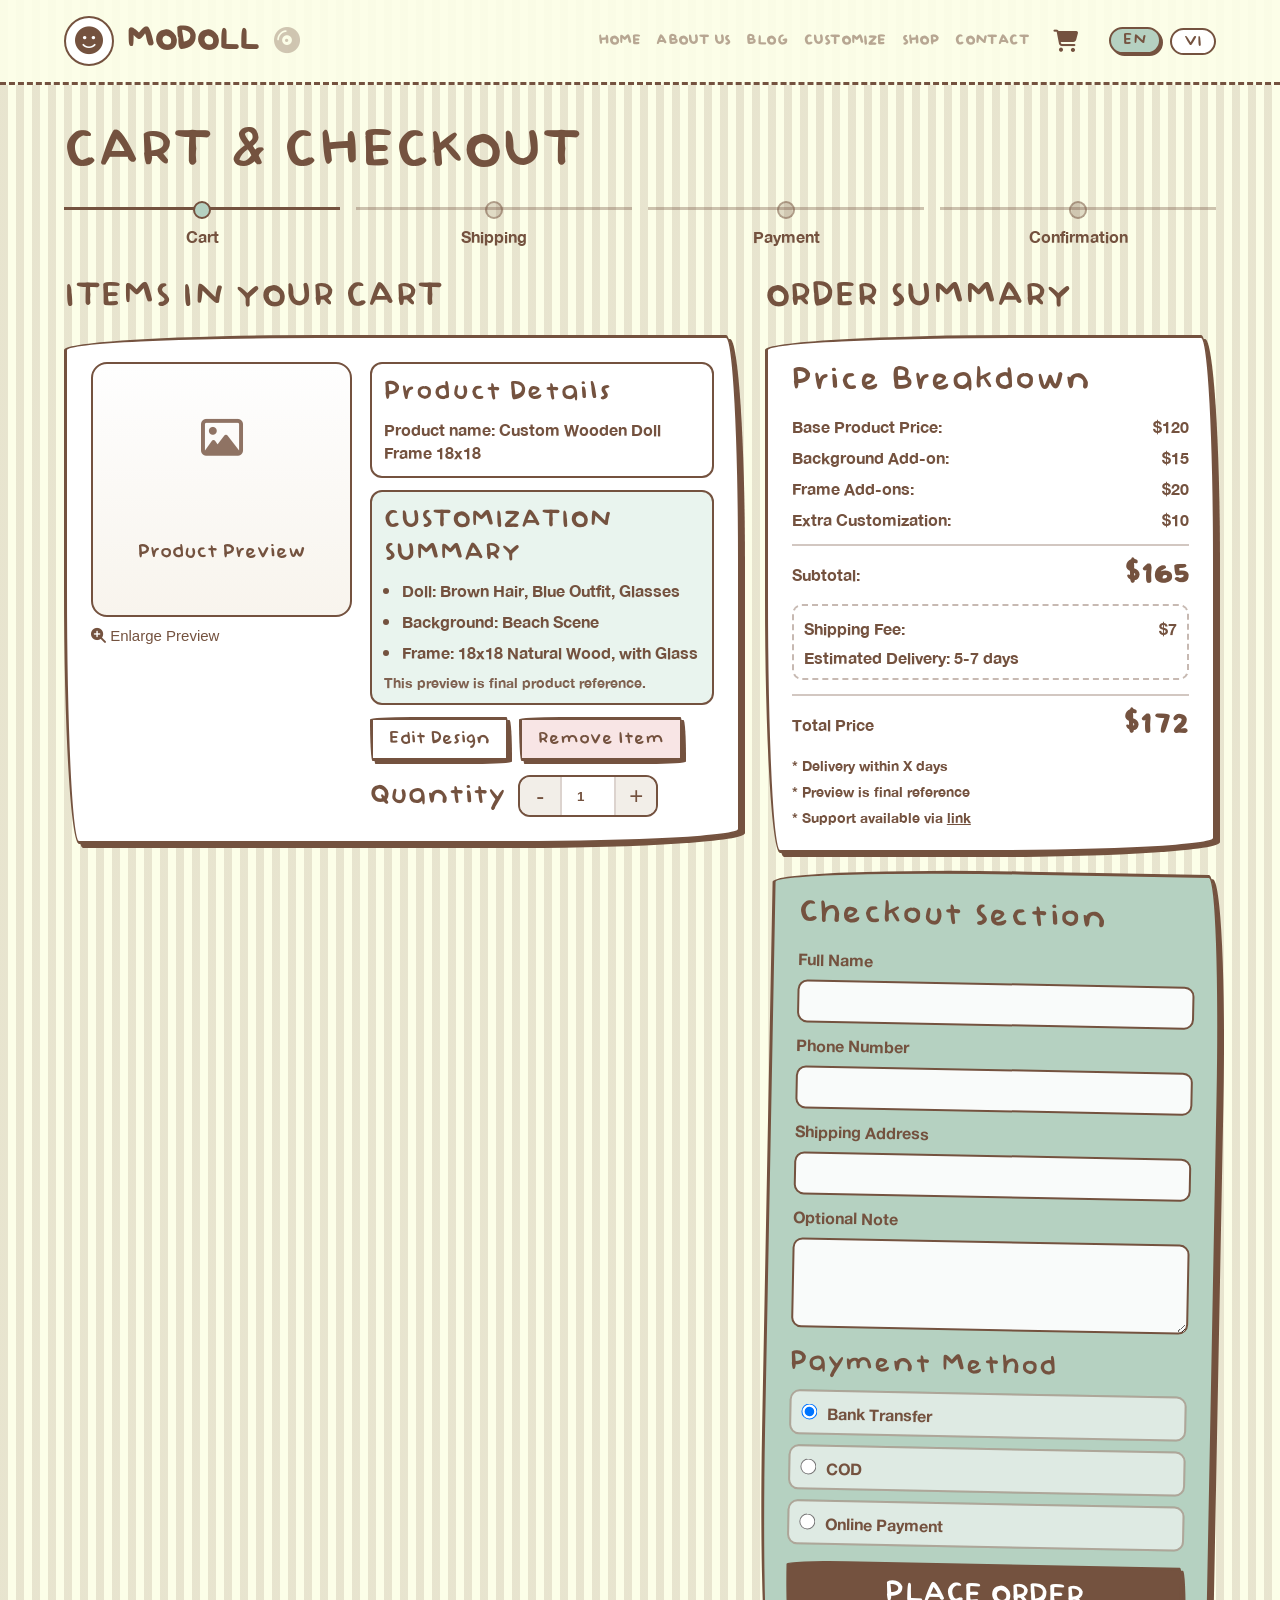
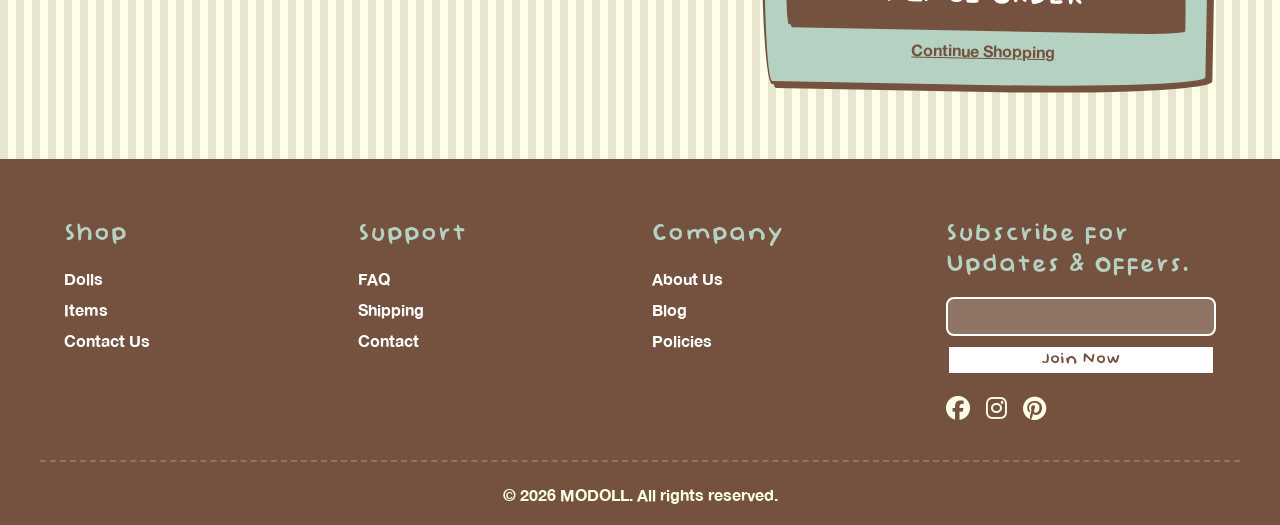
<file: checkout.html>
<!DOCTYPE html>
<html lang="vi">
<head>
    <meta charset="UTF-8">
    <meta name="viewport" content="width=device-width, initial-scale=1.0">
    <title>MODOLL | Cart & Checkout</title>
    <script src="assets/js/lang.js"></script>
    <link rel="stylesheet" href="https://cdnjs.cloudflare.com/ajax/libs/font-awesome/6.4.0/css/all.min.css">
    <link rel="stylesheet" href="assets/css/checkout.css">
</head>
<body data-site-page="none">

    <div id="site-header"></div>

    <main class="checkout-page">
        <section class="container checkout-top">
            <h1>CART & CHECKOUT</h1>
            <ol class="checkout-steps" aria-label="Checkout progress">
                <li class="active"><span>Cart</span></li>
                <li><span>Shipping</span></li>
                <li><span>Payment</span></li>
                <li><span>Confirmation</span></li>
            </ol>
        </section>

        <section class="container checkout-layout">
            <section class="cart-column">
                <h2>ITEMS IN YOUR CART</h2>
                <article class="cart-item hand-drawn-box">
                    <div class="item-preview">
                        <div class="preview-box">
                            <i class="fa-regular fa-image"></i>
                            <p>Product Preview</p>
                        </div>
                        <button type="button" class="mini-link"><i class="fa-solid fa-magnifying-glass-plus"></i> Enlarge Preview</button>
                    </div>
                    <div class="item-content">
                        <section class="item-detail-box">
                            <h3>Product Details</h3>
                            <p><strong>Product name:</strong> Custom Wooden Doll Frame 18x18</p>
                        </section>
                        <section class="item-detail-box tint-mint">
                            <h4>CUSTOMIZATION SUMMARY</h4>
                            <ul>
                                <li><strong>Doll:</strong> Brown Hair, Blue Outfit, Glasses</li>
                                <li><strong>Background:</strong> Beach Scene</li>
                                <li><strong>Frame:</strong> 18x18 Natural Wood, with Glass</li>
                            </ul>
                            <p class="micro-note">This preview is final product reference.</p>
                        </section>
                        <div class="item-actions">
                            <a class="btn btn-outline" href="custom.html">Edit Design</a>
                            <button type="button" class="btn btn-outline btn-danger" id="removeItemBtn">Remove Item</button>
                        </div>
                        <div class="qty-row">
                            <label for="qtyInput">Quantity</label>
                            <div class="qty-control">
                                <button type="button" class="qty-btn" id="qtyMinus" aria-label="Decrease quantity">-</button>
                                <input id="qtyInput" type="number" value="1" min="0" max="99" inputmode="numeric">
                                <button type="button" class="qty-btn" id="qtyPlus" aria-label="Increase quantity">+</button>
                            </div>
                        </div>
                    </div>
                </article>
            </section>

            <aside class="summary-column">
                <h2>ORDER SUMMARY</h2>
                <section class="hand-drawn-box summary-box">
                    <h3>Price Breakdown</h3>
                    <dl class="price-list">
                        <div><dt>Base Product Price:</dt><dd data-price-item="base">$120</dd></div>
                        <div><dt>Background Add-on:</dt><dd data-price-item="background">$15</dd></div>
                        <div><dt>Frame Add-ons:</dt><dd data-price-item="frame">$20</dd></div>
                        <div><dt>Extra Customization:</dt><dd data-price-item="extra">$10</dd></div>
                    </dl>
                    <div class="sum-row">
                        <span>Subtotal:</span>
                        <strong id="subtotalPrice">$165</strong>
                    </div>
                    <div class="shipping-box">
                        <div class="ship-line">
                            <span>Shipping Fee:</span>
                            <strong id="shippingFee">$7</strong>
                        </div>
                        <p>Estimated Delivery: 5-7 days</p>
                    </div>
                    <div class="total-row">
                        <span>Total Price</span>
                        <strong id="totalPrice">$172</strong>
                    </div>
                    <div class="support-notes">
                        <span>Delivery within X days</span>
                        <span>Preview is final reference</span>
                        <span>Support available via <a href="contact.html">link</a></span>
                    </div>
                </section>

                <section class="hand-drawn-box form-box sticky-note-mint">
                    <h3>Checkout Section</h3>
                    <form id="checkoutForm" action="#" method="post">
                        <label for="fullName">Full Name</label>
                        <input id="fullName" name="fullName" type="text" required>

                        <label for="phone">Phone Number</label>
                        <input id="phone" name="phone" type="tel" required>

                        <label for="address">Shipping Address</label>
                        <input id="address" name="address" type="text" required>

                        <label for="note">Optional Note</label>
                        <textarea id="note" name="note" rows="3"></textarea>

                        <h4>Payment Method</h4>
                        <label class="radio-line">
                            <input type="radio" name="payment" value="bank" checked>
                            <span>Bank Transfer</span>
                        </label>
                        <label class="radio-line">
                            <input type="radio" name="payment" value="cod">
                            <span>COD</span>
                        </label>
                        <label class="radio-line">
                            <input type="radio" name="payment" value="online">
                            <span>Online Payment</span>
                        </label>

                        <button class="btn btn-dark place-order-btn" type="submit">PLACE ORDER</button>
                        <a href="shop.html" class="continue-link">Continue Shopping</a>
                    </form>
                </section>
            </aside>
        </section>
    </main>

    <div id="site-footer"></div>

    <script>window.MODOLL_PAGE_SCRIPTS = ['assets/js/music-nav.js', 'assets/js/shop.js', 'assets/js/checkout.js'];</script>
    <script src="assets/js/layout.js"></script>
</body>
</html>
</file>
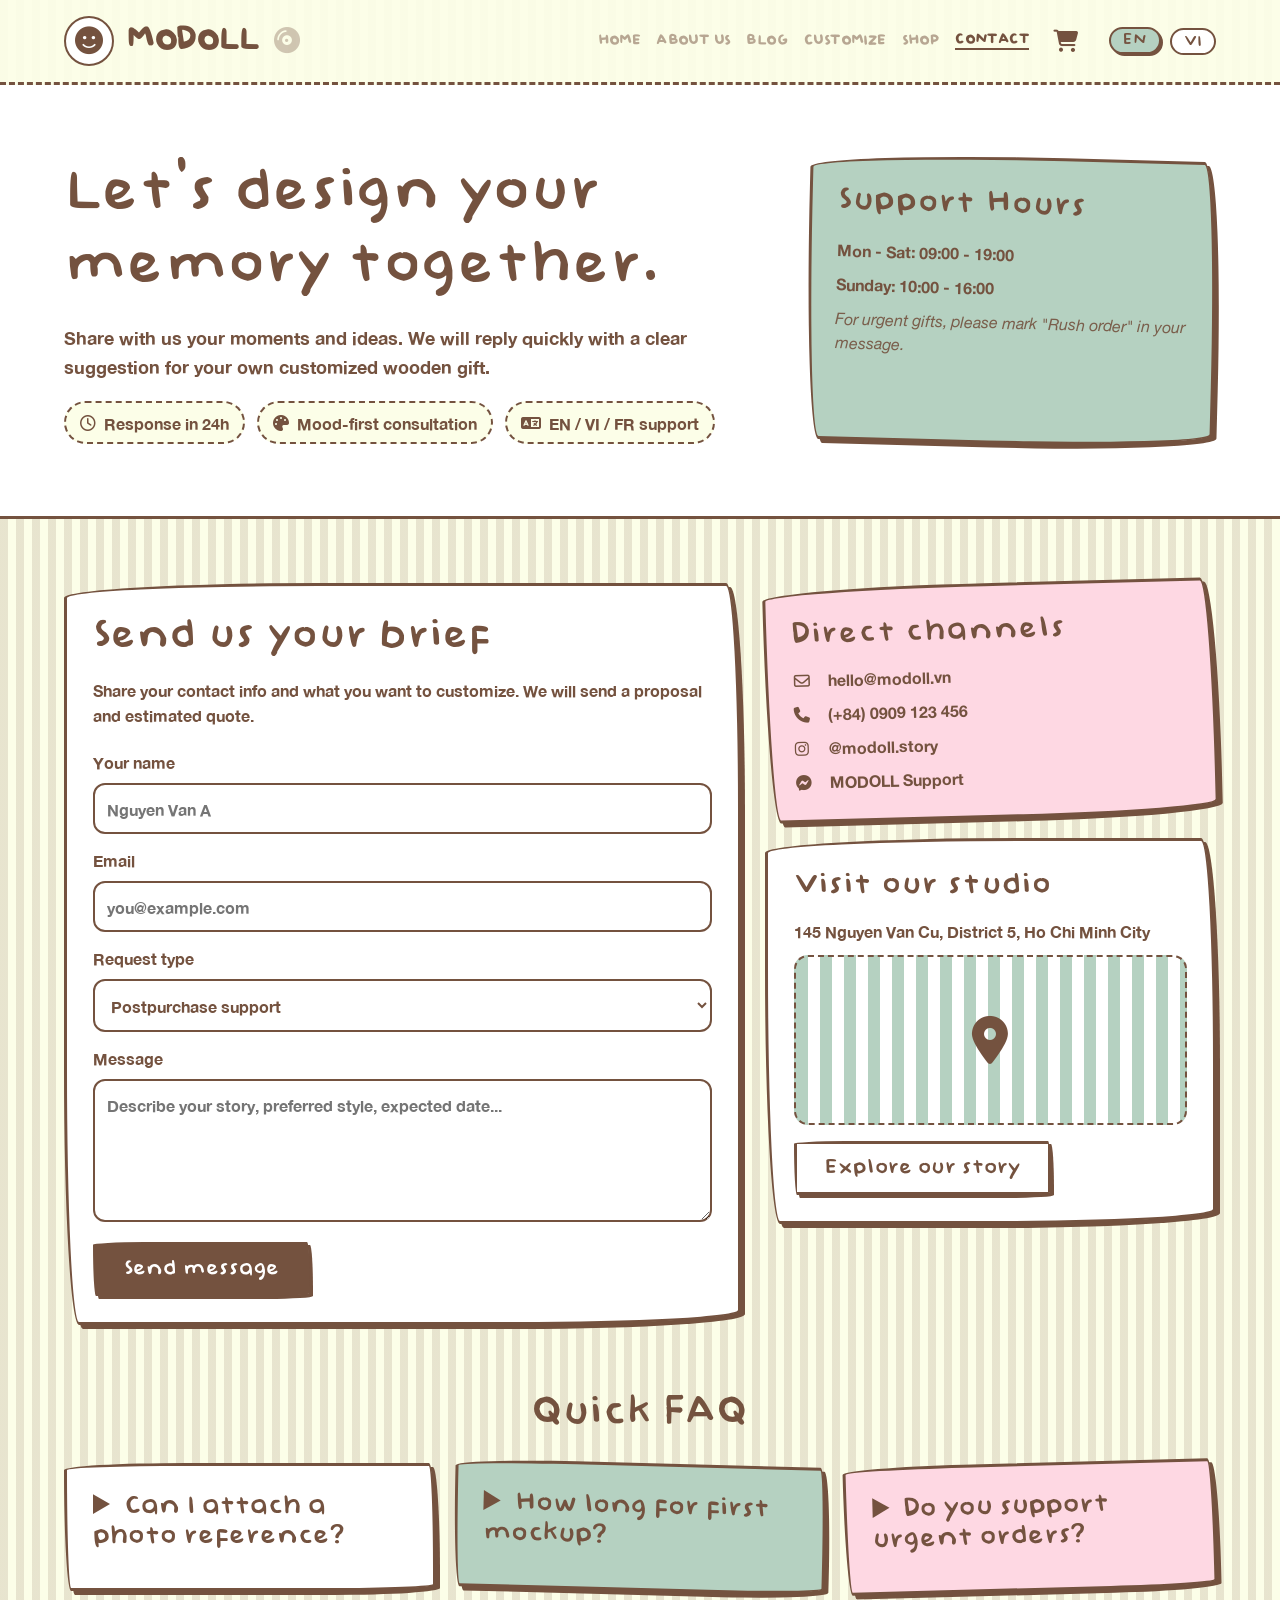
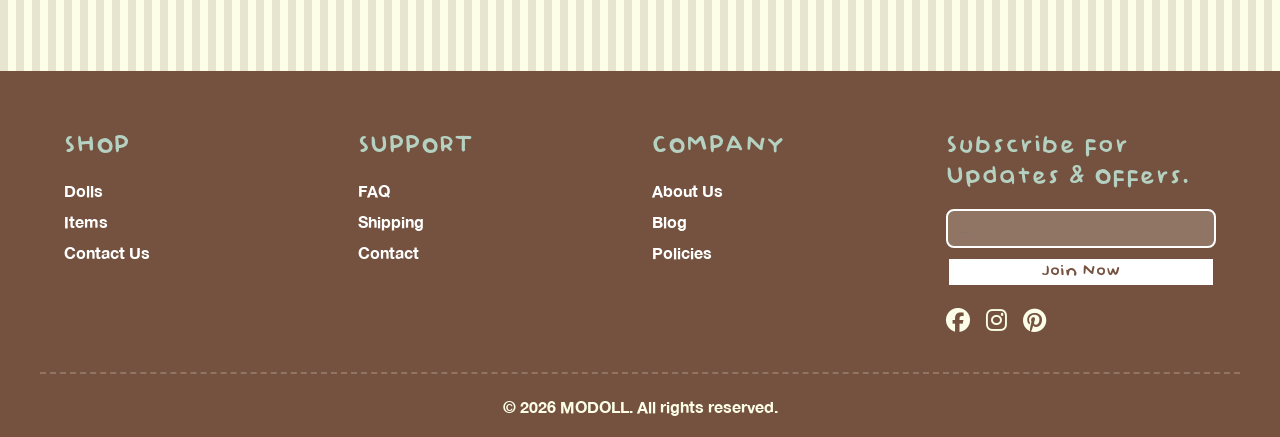
<file: contact.html>
<!DOCTYPE html>
<html lang="vi">
<head>
    <meta charset="UTF-8">
    <meta name="viewport" content="width=device-width, initial-scale=1.0">
    <title>MODOLL | Contact</title>
    <script src="assets/js/lang.js"></script>
    <link rel="stylesheet" href="https://cdnjs.cloudflare.com/ajax/libs/font-awesome/6.4.0/css/all.min.css">
    <link rel="stylesheet" href="assets/css/contact.css">
</head>
<body data-site-page="contact">

    <div id="site-header"></div>

    <main>
        <section class="contact-hero">
            <div class="container hero-wrap">
                <div class="hero-copy">
                    <h1 data-i18n="ct_title">Let's design your memory together.</h1>
                    <p data-i18n="ct_intro">Share with us your moments and ideas. We will reply quickly with a clear suggestion for your own customized wooden gift.</p>
                    <div class="hero-pills">
                        <span class="hero-pill"><i class="fa-regular fa-clock"></i> <span data-i18n="ct_pill_1">Response in 24h</span></span>
                        <span class="hero-pill"><i class="fa-solid fa-palette"></i> <span data-i18n="ct_pill_2">Mood-first consultation</span></span>
                        <span class="hero-pill"><i class="fa-solid fa-language"></i> <span data-i18n="ct_pill_3">EN / VI support</span></span>
                    </div>
                </div>
                <div class="hero-card hand-drawn-box sticky-note-mint">
                    <h3 data-i18n="ct_card_title">Support Hours</h3>
                    <p><strong data-i18n="ct_hours_week">Mon - Sat:</strong> 09:00 - 19:00</p>
                    <p><strong data-i18n="ct_hours_sun">Sunday:</strong> 10:00 - 16:00</p>
                    <p class="small-note" data-i18n="ct_hours_note">For urgent gifts, please mark "Rush order" in your message.</p>
                </div>
            </div>
        </section>

        <section class="container contact-grid">
            <article class="hand-drawn-box">
                <h2 class="section-title left" data-i18n="form_title">Send us your brief</h2>
                <p class="section-desc" data-i18n="form_desc">Share your contact info and what you want to customize. We will send a proposal and estimated quote.</p>
                <form class="contact-form" action="#" method="post">
                    <label for="ct-name" data-i18n="lb_name">Your name</label>
                    <input id="ct-name" name="name" type="text" placeholder="Nguyen Van A" required>

                    <label for="ct-email" data-i18n="lb_email">Email</label>
                    <input id="ct-email" name="email" type="email" placeholder="you@example.com" required>

                    <label for="ct-topic" data-i18n="lb_topic">Request type</label>
                    <select id="ct-topic" name="topic">
                        <option value="postpurchase" data-i18n="opt_postpurchase">Postpurchase support</option>
                        <option value="special" data-i18n="opt_special_orders">Special orders</option>
                        <option value="feedback" data-i18n="opt_questions_feedback">Questions/feedbacks for Modoll Team</option>
                    </select>

                    <label for="ct-message" data-i18n="lb_message">Message</label>
                    <textarea id="ct-message" name="message" rows="5" data-i18n-placeholder="ph_message" placeholder="Describe your story, preferred style, expected date..."></textarea>

                    <button class="btn btn-dark" type="submit" data-i18n="btn_submit">Send message</button>
                </form>
            </article>

            <aside class="contact-side">
                <div class="hand-drawn-box sticky-note">
                    <h3 data-i18n="info_title">Direct channels</h3>
                    <ul class="channel-list">
                        <li><i class="fa-regular fa-envelope"></i> hello@modoll.vn</li>
                        <li><i class="fa-solid fa-phone"></i> (+84) 0909 123 456</li>
                        <li><i class="fa-brands fa-instagram"></i> @modoll.story</li>
                        <li><i class="fa-brands fa-facebook-messenger"></i> MODOLL Support</li>
                    </ul>
                </div>

                <div class="hand-drawn-box">
                    <h3 data-i18n="visit_title">Visit our studio</h3>
                    <p class="studio-address">145 Nguyen Van Cu, District 5, Ho Chi Minh City</p>
                    <div class="map-placeholder" aria-hidden="true">
                        <i class="fa-solid fa-location-dot"></i>
                    </div>
                    <a href="about.html" class="btn btn-outline" data-i18n="btn_about_link">Explore our story</a>
                </div>
            </aside>
        </section>

        <section class="container faq-section">
            <h2 class="section-title" data-i18n="faq_title">Quick FAQ</h2>
            <div class="faq-grid" id="contactFaq">
                <details class="hand-drawn-box">
                    <summary data-i18n="faq_q1">Can I attach a photo reference?</summary>
                    <p data-i18n="faq_a1">Yes. Share your references in the message and we will guide the best format in our reply.</p>
                </details>
                <details class="hand-drawn-box sticky-note-mint">
                    <summary data-i18n="faq_q2">How long for first mockup?</summary>
                    <p data-i18n="faq_a2">Usually within 24-48 hours after we confirm your requirements.</p>
                </details>
                <details class="hand-drawn-box sticky-note">
                    <summary data-i18n="faq_q3">Do you support urgent orders?</summary>
                    <p data-i18n="faq_a3">Yes, depending on current capacity. Please mark your deadline clearly.</p>
                </details>
            </div>
        </section>
    </main>

    <div id="site-footer"></div>

    <script>window.MODOLL_PAGE_SCRIPTS = ['assets/js/music-nav.js', 'assets/js/contact.js'];</script>
    <script src="assets/js/layout.js"></script>
</body>
</html>
</file>
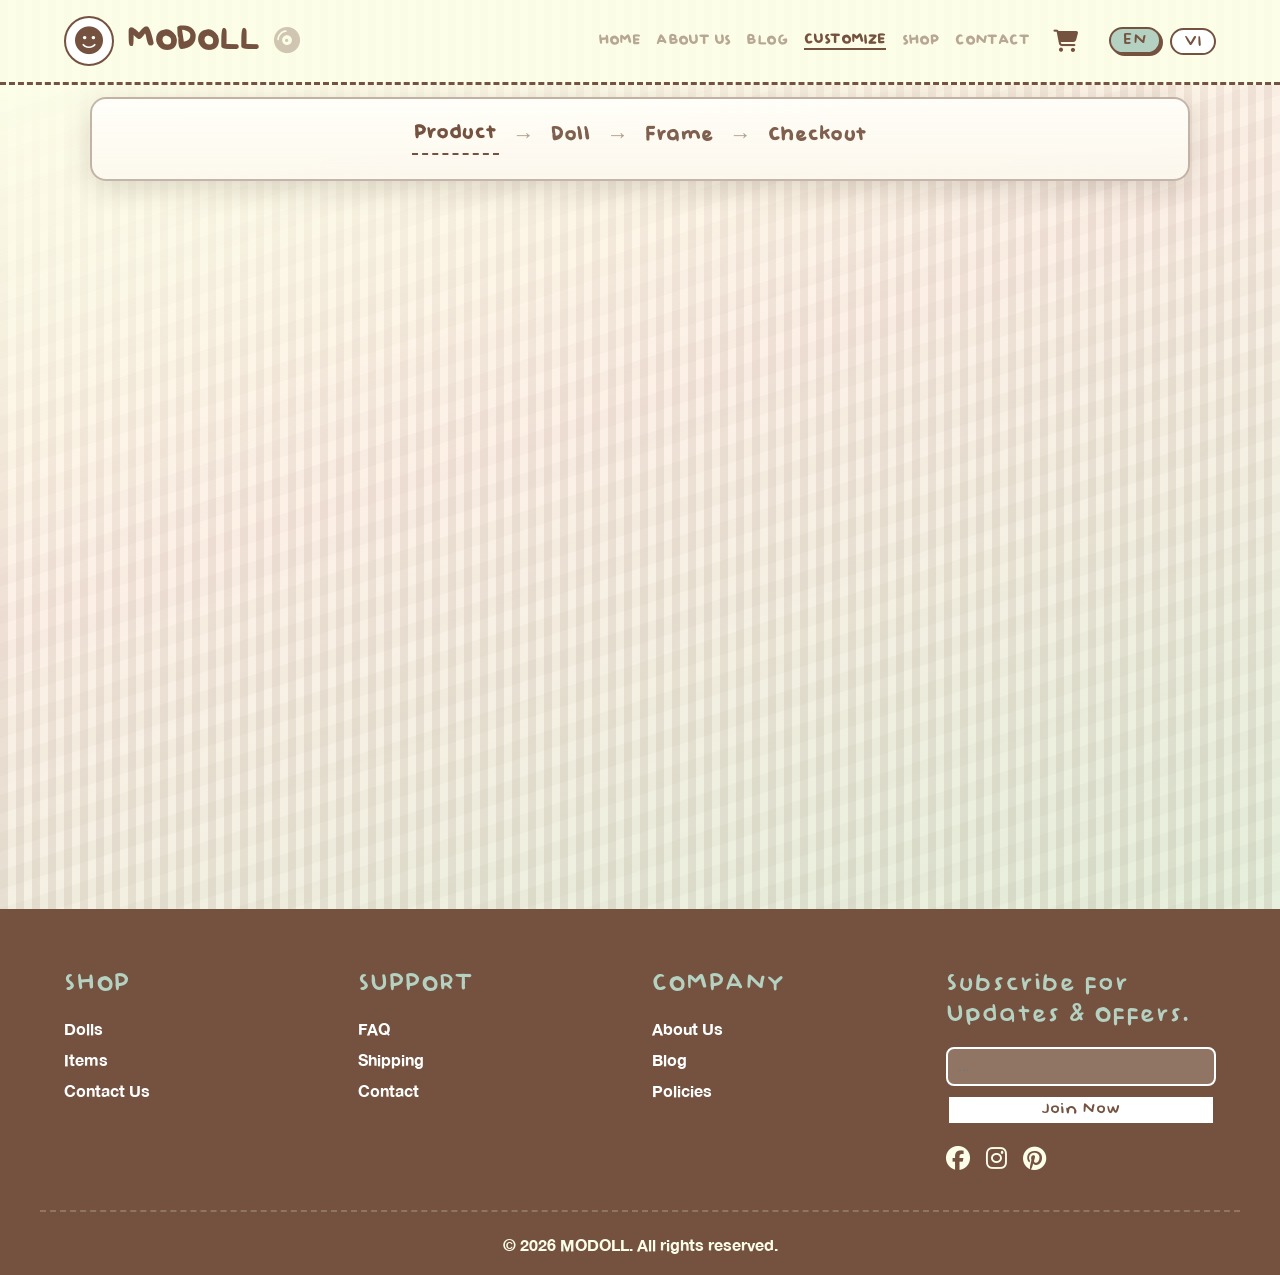
<file: custom.html>
<!DOCTYPE html>
<html lang="vi">

<head>
    <meta charset="UTF-8">
    <meta name="viewport" content="width=device-width, initial-scale=1.0">
    <title>MODOLL | Customize Studio</title>
    <script src="assets/js/lang.js"></script>
    <link rel="stylesheet" href="https://cdnjs.cloudflare.com/ajax/libs/font-awesome/6.4.0/css/all.min.css">
    <link rel="stylesheet" href="assets/css/home.css">
    <link rel="stylesheet" href="assets/css/custom.css?v=15">
    <link rel="stylesheet" href="assets/css/frame-customize.css">
</head>

<body data-site-page="custom">

    <div id="site-header"></div>

    <main class="custom-page custom-page--product-slide">
        <nav id="customFlowNav" class="fc-breadcrumb container studio-flow-nav" aria-label="Flow">
            <a href="#custom-intro" class="bc-node bc-node--start" data-i18n="bc_product" data-bc-slide="0">Product</a>
            <span class="sep" aria-hidden="true">→</span>
            <a href="#studio-doll" data-i18n="bc_doll" data-bc-slide="1">Doll</a>
            <span class="sep" aria-hidden="true">→</span>
            <a href="#studio-frame" data-i18n="bc_frame" data-bc-slide="2">Frame</a>
            <span class="sep" aria-hidden="true">→</span>
            <a href="checkout.html" data-i18n="bc_checkout">Checkout</a>
        </nav>

        <div class="custom-slides-viewport">
            <div class="custom-page-track" id="customPageTrack">

                <section id="custom-intro" class="custom-studio-slide custom-intro custom-slide--active"
                    aria-label="Product" aria-hidden="false">
                    <div class="custom-intro-fill" role="img" aria-label="Image placeholder"></div>
                </section>

                <section id="studio-doll" class="custom-studio-doll custom-studio-slide" aria-hidden="true">
                    <section class="custom-hero">
                        <div class="container">
                            <h1 data-i18n="cu_title">DOLL CUSTOMIZATION STUDIO</h1>
                            <p data-i18n="cu_intro">Follow the steps below to customize your doll. Your draft is
                                automatically saved.</p>
                        </div>
                    </section>

                    <div class="container">
                        <nav class="custom-steps" aria-label="Customize steps">
                            <button type="button" class="custom-step-btn is-active">1. Base</button>
                            <button type="button" class="custom-step-btn">2. Outfit</button>
                            <button type="button" class="custom-step-btn">3. Facial Features</button>
                            <button type="button" class="custom-step-btn">4. Review</button>
                        </nav>

                        <div class="custom-layout">
                            <div class="custom-preview-wrap">
                                <div class="custom-preview">
                                    <div class="custom-preview-scaler">
                                        <div class="doll-stage" aria-hidden="true" id="dollStage">
                                            <!-- Dynamics layers here -->
                                        </div>
                                    </div>
                                    <p class="custom-preview-hint" data-i18n="cu_preview_hint">Preview — final wood
                                        carving may vary slightly.</p>
                                </div>
                            </div>

                            <div class="custom-panels">
                                <div class="custom-panel is-visible" data-panel="0">
                                    <h2 class="panel-title">1. Base</h2>
                                    <p class="panel-desc">Choose your base doll model.</p>
                                    <div class="option-grid option-grid--two doll-base-list" id="dollBaseList">
                                    </div>
                                </div>
                                <div class="custom-panel" data-panel="1">
                                    <h2 class="panel-title">2. Outfit</h2>
                                    <p class="panel-desc">Choose an outfit for your doll.</p>
                                    <div class="option-grid outfit-list" id="outfitList">
                                    </div>
                                </div>
                                <div class="custom-panel" data-panel="2">
                                    <h2 class="panel-title">3. Facial Features & Hair</h2>
                                    <p class="panel-desc">Customize your doll's facial features and hair.</p>
                                    <div class="feature-accordion" id="faceAccordion">
                                    </div>
                                </div>
                                <div class="custom-panel" data-panel="3">
                                    <h2 class="panel-title">4. Review</h2>
                                    <p class="panel-desc">Review your customized doll.</p>
                                    <div class="hand-drawn-box" style="margin-top:16px;">
                                        <ul id="customReviewSummary"
                                            style="font-size:16px;line-height:1.6;list-style:none;padding:0;margin:0;">
                                        </ul>
                                    </div>
                                </div>
                            </div>
                        </div>

                        <div class="custom-summary">
                            <div>
                                <span data-i18n="sum_label">Starting from</span>
                                <strong class="custom-summary-price" id="customPrice">199,000 VND</strong>
                                <p style="font-size:0.9rem;opacity:0.85;margin-top:6px;" data-i18n="sum_note">Final
                                    price will be calculated after selecting frame and add-ons.</p>
                            </div>
                            <div class="custom-summary-actions">
                                <button type="button" class="btn btn-outline" id="customReset"
                                    data-i18n="btn_reset">Reset draft</button>
                                <a href="#studio-frame" class="btn btn-dark" data-i18n="btn_next_frame">Next: Frame &
                                    Add-ons</a>
                                <button type="button" class="btn btn-dark" id="customCart"><span
                                        data-i18n="btn_cart">Add to Cart</span> (<span data-i18n="btn_cart_hint">Coming
                                        soon</span>)</button>
                            </div>
                        </div>
                    </div>
                </section>

                <section id="studio-frame" class="fc-page custom-studio-slide" aria-hidden="true">
                    <section class="fc-hero">
                        <div class="container">
                            <h1 data-i18n="fc_title">Enhance your product</h1>
                            <p data-i18n="fc_sub">Add special touches to make your product more meaningful and unique.
                            </p>
                        </div>
                    </section>

                    <div class="container fc-mood-wrap">
                        <p class="mood-board-label" data-i18n="fc_mood">Mood & palette</p>
                        <div class="mood-board" role="group" aria-label="Mood palette">
                            <button type="button" class="mood-swatch" data-palette="cream" title="Cream"></button>
                            <button type="button" class="mood-swatch" data-palette="brown" title="Brown"></button>
                            <button type="button" class="mood-swatch is-picked" data-palette="pink"
                                title="Pink"></button>
                            <button type="button" class="mood-swatch" data-palette="mint" title="Mint"></button>
                            <button type="button" class="mood-swatch" data-palette="white" title="White"></button>
                        </div>
                    </div>

                    <div class="container fc-layout">
                        <div class="fc-preview-col">
                            <div class="fc-preview">
                                <h3 data-i18n="fc_preview">Live preview</h3>
                                <div id="fcFrameStage" class="fc-frame-stage" data-frame="natural">
                                    <div id="fcBgLayer" class="fc-bg-layer" aria-hidden="true"></div>
                                    <div id="fcLedWrap" class="fc-led-wrap is-off">
                                        <div id="fcLedGlow" class="fc-led-glow" data-temp="warm"></div>
                                    </div>
                                    <div class="fc-doll-layer">
                                        <i class="fa-solid fa-child-reaching fc-doll-silhouette" aria-hidden="true"></i>
                                    </div>
                                </div>
                                <p class="fc-preview-caption"><span data-i18n="fc_preview_led">LED lighting (glowing
                                        aura)</span><br><span data-i18n="fc_preview_hint">Live preview updates
                                        instantly.</span></p>
                            </div>
                        </div>

                        <div class="fc-options">
                            <input type="hidden" id="fcBgPresetIdx" value="0">

                            <section id="sec-bg" class="fc-section">
                                <h4><span class="fc-num">1</span> <span data-i18n="s1_title">Background</span></h4>
                                <p class="mood-board-label" style="text-align:left;font-size:16px;"
                                    data-i18n="s1_presets">Presets</p>
                                <div class="fc-preset-grid" role="list">
                                    <button type="button" class="fc-preset is-picked"
                                        style="background:repeating-linear-gradient(45deg,var(--clr-pink)0 8px,transparent 8px 16px)"
                                        aria-label="Preset 1"></button>
                                    <button type="button" class="fc-preset"
                                        style="background:repeating-linear-gradient(90deg,var(--clr-mint)0 10px,transparent 10px 20px)"></button>
                                    <button type="button" class="fc-preset"
                                        style="background:radial-gradient(circle at 30% 30%,var(--clr-pink)0 8px,transparent 9px) 0 0/24px 24px"></button>
                                    <button type="button" class="fc-preset"
                                        style="background:linear-gradient(135deg,#fcfee8 0%,#fed8e3 50%,#b5d1c1 100%)"></button>
                                    <button type="button" class="fc-preset"
                                        style="background:repeating-linear-gradient(0deg,rgba(116,82,63,0.12)0 4px,transparent 4px 8px)"></button>
                                    <button type="button" class="fc-preset"
                                        style="background:repeating-linear-gradient(45deg,#fed8e3 0 12px,#fcfee8 12px 24px)"></button>
                                    <button type="button" class="fc-preset"
                                        style="background:radial-gradient(ellipse at center,#b5d1c1 0%,#fcfee8 70%)"></button>
                                    <button type="button" class="fc-preset"
                                        style="background:repeating-conic-gradient(from 0deg,#fed8e3 0deg 10deg,transparent 10deg 20deg)"></button>
                                    <button type="button" class="fc-preset"
                                        style="background:linear-gradient(180deg,#fcfee8 0%,rgba(116,82,63,0.08) 100%)"></button>
                                    <button type="button" class="fc-preset"
                                        style="background:repeating-linear-gradient(135deg,var(--clr-brown)0 2px,transparent 2px 6px)"></button>
                                </div>
                                <div id="fcUploadZone" class="fc-upload-zone" role="button" tabindex="0">
                                    <i class="fa-solid fa-cloud-arrow-up"></i>
                                    <span data-i18n="s1_upload">Upload your image</span>
                                </div>
                                <input type="file" id="fcFileInput" accept="image/*" hidden>
                                <div class="fc-ai-row">
                                    <input type="text" id="fcAiInput" data-i18n-placeholder="s1_ai_ph"
                                        placeholder="Describe your dream background…">
                                    <button type="button" class="btn btn-outline" data-i18n="s1_ai_btn">Generate
                                        background</button>
                                </div>
                            </section>

                            <section id="sec-frame" class="fc-section">
                                <h4><span class="fc-num">2</span> <span data-i18n="s2_title">Frame</span></h4>
                                <div class="fc-frame-mats">
                                    <div class="fc-mat is-picked" data-mat="natural" role="button" tabindex="0">
                                        <div class="fc-mat-inner"></div>
                                        <span data-i18n="s2_mat_natural">Natural wood</span>
                                    </div>
                                    <div class="fc-mat" data-mat="dark" role="button" tabindex="0">
                                        <div class="fc-mat-inner"></div>
                                        <span data-i18n="s2_mat_dark">Dark wood</span>
                                    </div>
                                    <div class="fc-mat" data-mat="painted" role="button" tabindex="0">
                                        <div class="fc-mat-inner"></div>
                                        <span data-i18n="s2_mat_painted">Black / white</span>
                                    </div>
                                </div>
                                <div class="fc-checks">
                                    <label><input type="checkbox" id="fcGlass"> <span data-i18n="s2_glass">Glass
                                            protection</span></label>
                                    <label><input type="checkbox" id="fcPremium"> <span data-i18n="s2_premium">Premium
                                            finishing</span></label>
                                </div>
                            </section>

                            <section id="sec-enhance" class="fc-section fc-section--upsell">
                                <h4><span class="fc-num">3</span> <span data-i18n="s3_title">Lighting</span></h4>
                                <div class="fc-toggle-row">
                                    <span data-i18n="s3_led">Add LED lighting</span>
                                    <button type="button" id="fcLedSwitch" class="fc-switch" aria-pressed="false"
                                        aria-label="LED"></button>
                                </div>
                                <div class="fc-radio-row">
                                    <label><input type="radio" name="fcLedTemp" value="warm" checked> <span
                                            data-i18n="s3_warm">Warm light</span></label>
                                    <label><input type="radio" name="fcLedTemp" value="cool"> <span
                                            data-i18n="s3_cool">Cool light</span></label>
                                </div>
                            </section>

                            <section class="fc-section">
                                <h4><span class="fc-num">4</span> <span data-i18n="s4_title">Engraving & message</span>
                                </h4>
                                <div class="fc-textarea-wrap">
                                    <textarea id="fcEngrave" maxlength="120" placeholder=""></textarea>
                                    <div class="fc-char-count"><span id="fcEngraveCount">0</span> / 120</div>
                                </div>
                                <label for="fcFont" data-i18n="s4_font"
                                    style="display:block;margin:12px 0 6px;font-weight:700;">Font style</label>
                                <select id="fcFont" class="custom-select"
                                    style="width:100%;max-width:320px;border:2px solid var(--clr-brown);border-radius:10px;padding:10px;font-family:var(--font-body);">
                                    <option value="hand">Handwritten</option>
                                    <option value="serif">Classic serif</option>
                                    <option value="round">Rounded</option>
                                </select>
                            </section>

                            <section class="fc-section">
                                <h4><span class="fc-num">5</span> <span data-i18n="s5_title">Gift packaging</span></h4>
                                <div class="fc-pack-grid">
                                    <button type="button" class="fc-pack is-picked" data-pack="standard">
                                        <i class="fa-solid fa-box"></i>
                                        <span data-i18n="pack_std">Standard (free)</span>
                                    </button>
                                    <button type="button" class="fc-pack" data-pack="premium">
                                        <i class="fa-solid fa-gift"></i>
                                        <span data-i18n="pack_prem">Premium box</span>
                                    </button>
                                    <button type="button" class="fc-pack" data-pack="card">
                                        <i class="fa-regular fa-envelope"></i>
                                        <span data-i18n="pack_card">Greeting card</span>
                                    </button>
                                </div>
                            </section>

                        </div>
                    </div>
                </section>

            </div>
        </div>
    </main>

    <div id="site-footer"></div>

    <script>window.MODOLL_PAGE_SCRIPTS = ['assets/js/doll_assets.js?v=15', 'assets/js/music-nav.js', 'assets/js/custom.js?v=15', 'assets/js/frame-customize.js'];</script>
    <script src="assets/js/layout.js"></script>
</body>

</html>
</file>
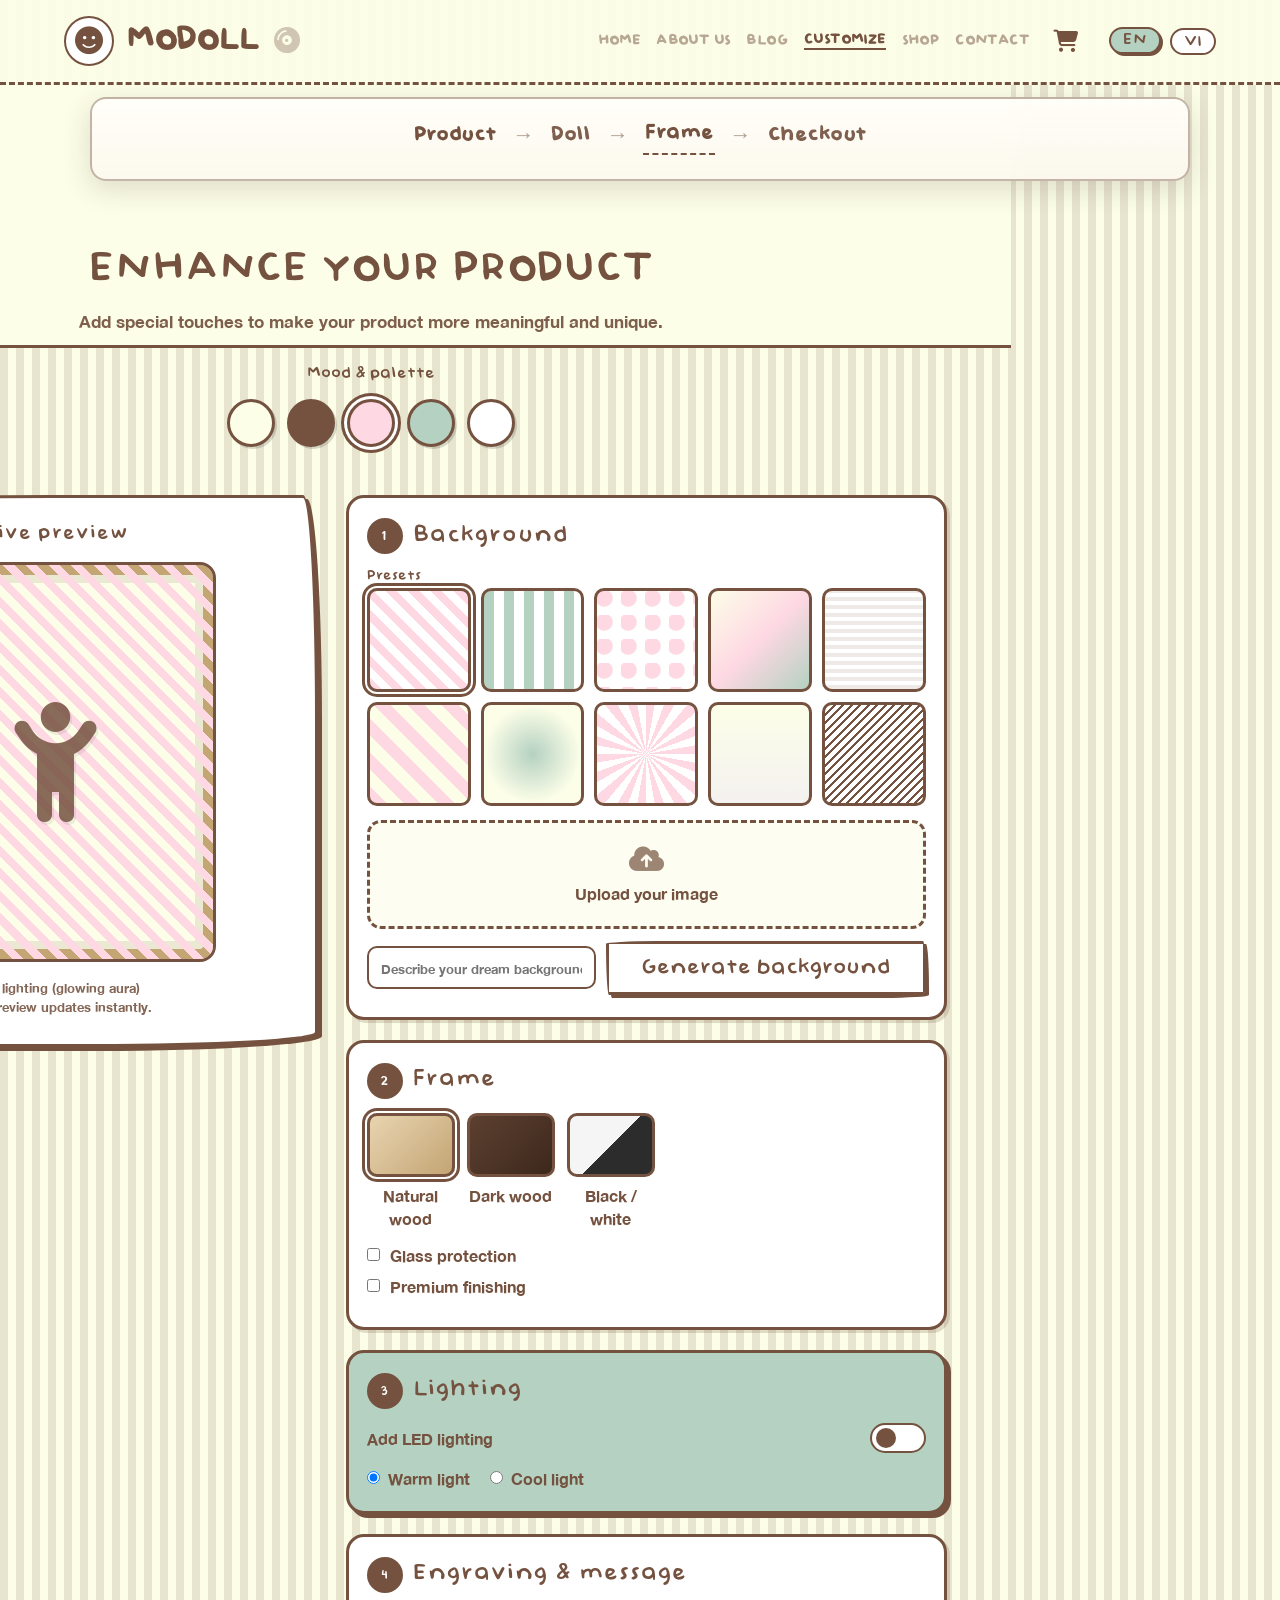
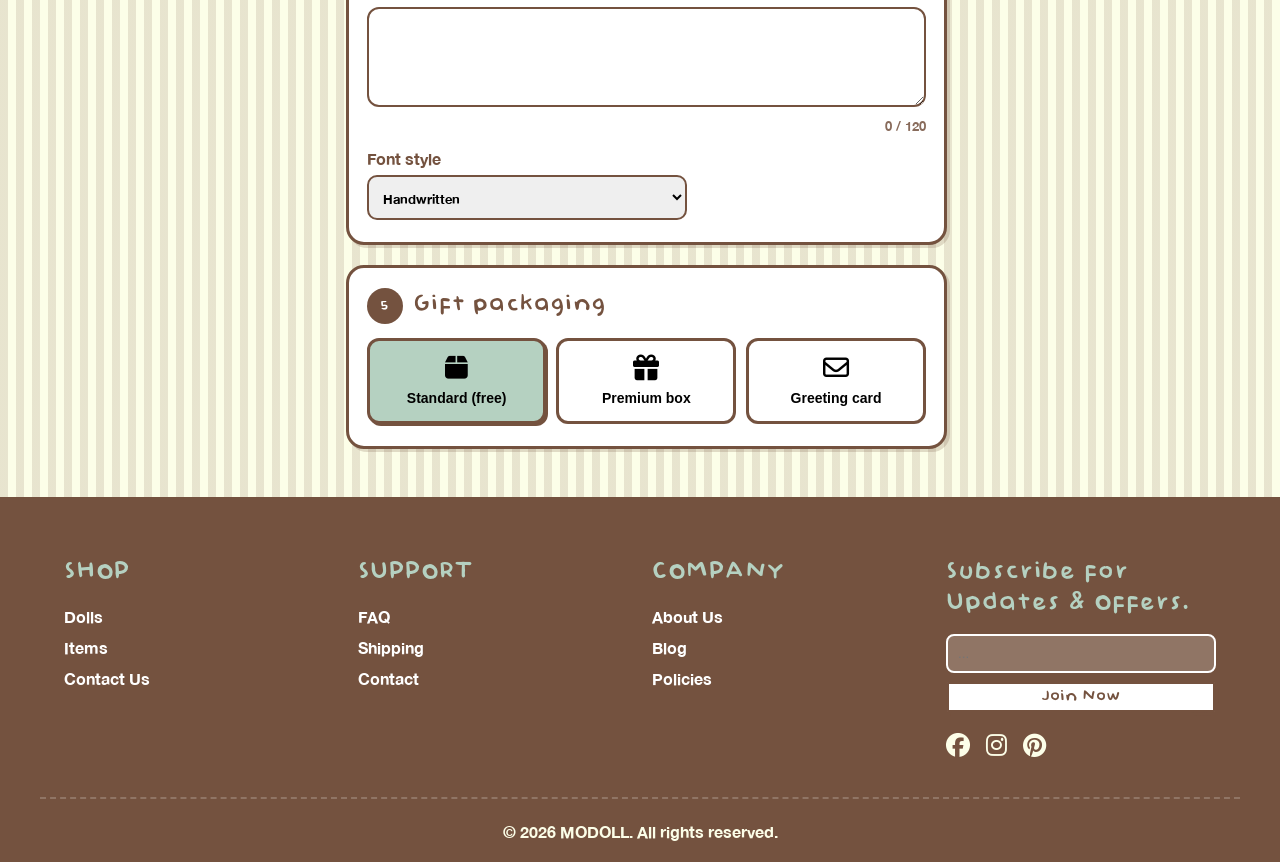
<file: frame-customize.html>
<!DOCTYPE html>
<html lang="vi">
<head>
    <meta charset="UTF-8">
    <meta name="viewport" content="width=device-width, initial-scale=1.0">
    <meta http-equiv="refresh" content="0; url=custom.html#studio-frame">
    <title>MODOLL | Redirect</title>
    <script>location.replace('custom.html#studio-frame');</script>
</head>
<body>
    <p style="font-family: system-ui; padding: 24px;">Đang chuyển đến <a href="custom.html#studio-frame">Customize Studio (khung &amp; nâng cấp)</a>…</p>
</body>
</html>
</file>
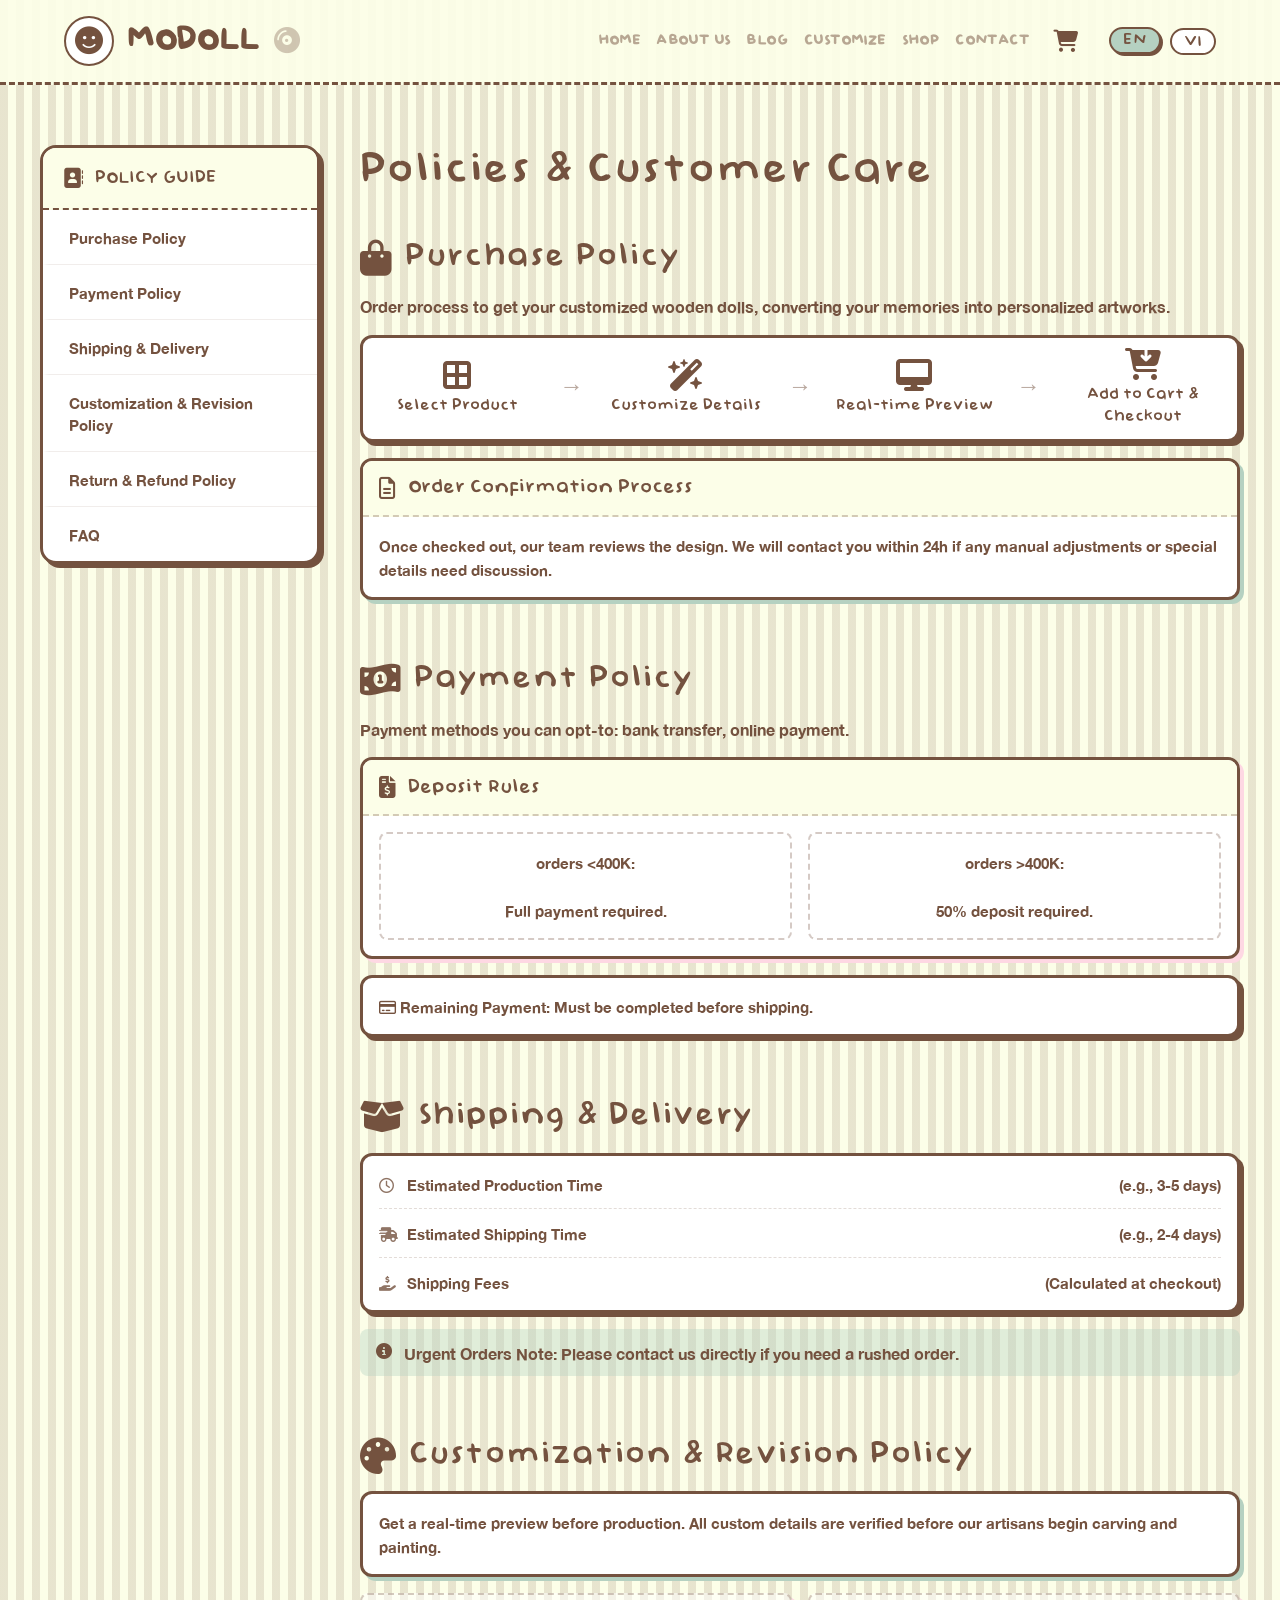
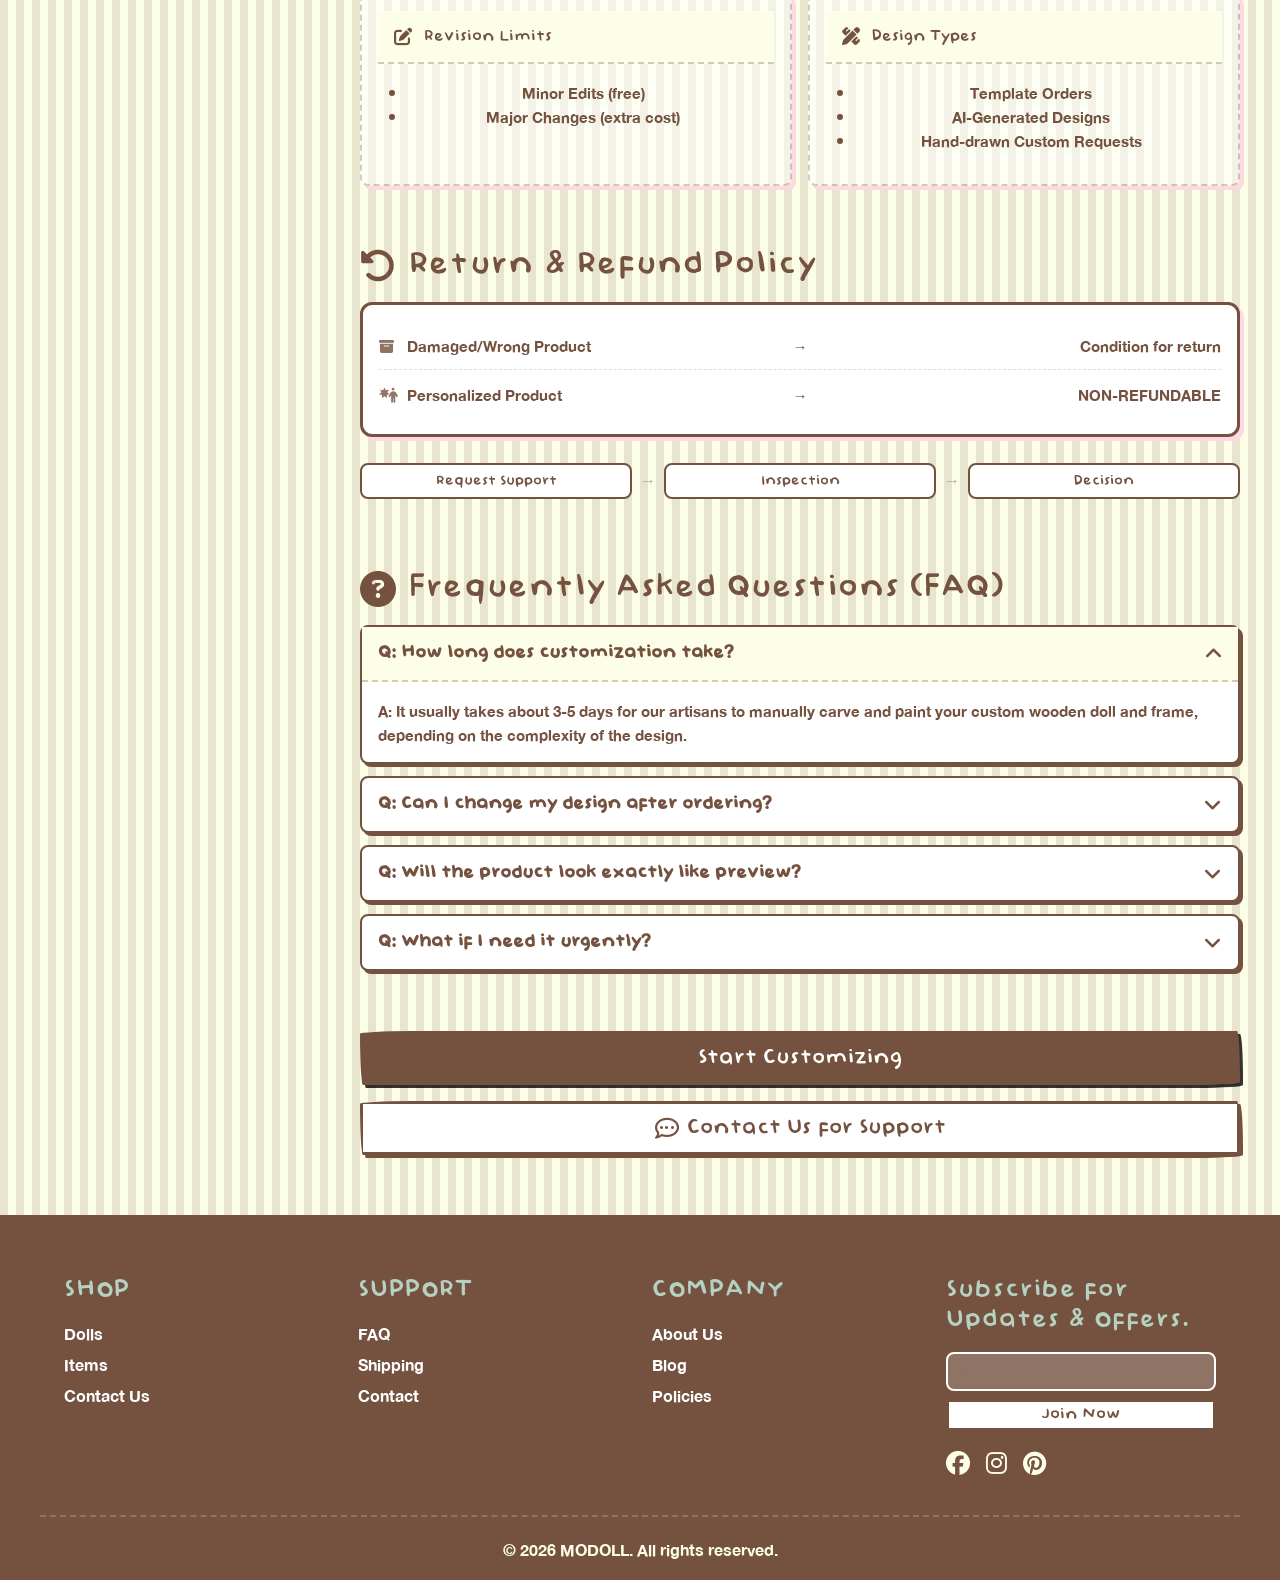
<file: policies.html>
<!DOCTYPE html>
<html lang="vi">
<head>
    <meta charset="UTF-8">
    <meta name="viewport" content="width=device-width, initial-scale=1.0">
    <title>MODOLL | Policies & Customer Care</title>
    <script src="assets/js/lang.js"></script>

    <link rel="stylesheet" href="https://cdnjs.cloudflare.com/ajax/libs/font-awesome/6.4.0/css/all.min.css">
    <link rel="stylesheet" href="assets/css/policies.css">
    <link rel="stylesheet" href="assets/css/nav.css">
</head>
<body data-site-page="policies">

    <div id="site-header"></div>

    <div class="container policies-wrapper">
        
        <!-- SIDEBAR -->
        <aside class="policy-sidebar">
            <div class="ps-header">
                <i class="fa-solid fa-address-book"></i> <span data-i18n="side_title">POLICY GUIDE</span>
            </div>
            <a href="#purchase" class="ps-link"><span data-i18n="nav_p1">Purchase Policy</span></a>
            <a href="#payment" class="ps-link"><span data-i18n="nav_p2">Payment Policy</span></a>
            <a href="#shipping" class="ps-link"><span data-i18n="nav_p3">Shipping & Delivery</span></a>
            <a href="#revision" class="ps-link"><span data-i18n="nav_p4">Customization & Revision Policy</span></a>
            <a href="#return" class="ps-link"><span data-i18n="nav_p5">Return & Refund Policy</span></a>
            <a href="#faq" class="ps-link"><span data-i18n="nav_p6">FAQ</span></a>
        </aside>

        <!-- MAIN CONTENT -->
        <main class="policy-content">
            <h1 class="main-title" data-i18n="main_title">Policies & Customer Care</h1>

            <!-- Purchase Policy -->
            <section id="purchase" class="policy-section">
                <h2><i class="fa-solid fa-bag-shopping"></i> <span data-i18n="t_p1">Purchase Policy</span></h2>
                <p style="margin-bottom: 16px; line-height: 1.6;" data-i18n="desc_p1">Order process to get your customized wooden dolls, converting your memories into personalized artworks.</p>
                
                <div class="policy-box policy-box-brown">
                    <div class="pbox-body order-flow">
                        <div class="flow-step"><i class="fa-solid fa-border-all"></i><span data-i18n="flow1">Select Product</span></div>
                        <div class="flow-arrow">→</div>
                        <div class="flow-step"><i class="fa-solid fa-wand-magic-sparkles"></i><span data-i18n="flow2">Customize Details</span></div>
                        <div class="flow-arrow">→</div>
                        <div class="flow-step"><i class="fa-solid fa-desktop"></i><span data-i18n="flow3">Real-time Preview</span></div>
                        <div class="flow-arrow">→</div>
                        <div class="flow-step"><i class="fa-solid fa-cart-arrow-down"></i><span data-i18n="flow4">Add to Cart & Checkout</span></div>
                    </div>
                </div>
                
                <div class="policy-box policy-box-mint">
                    <div class="pbox-header"><i class="fa-regular fa-file-lines"></i> <span data-i18n="oc_title">Order Confirmation Process</span></div>
                    <div class="pbox-body" data-i18n="oc_desc">Once checked out, our team reviews the design. We will contact you within 24h if any manual adjustments or special details need discussion.</div>
                </div>
            </section>

            <!-- Payment Policy -->
            <section id="payment" class="policy-section">
                <h2><i class="fa-solid fa-money-bill-1-wave"></i> <span data-i18n="t_p2">Payment Policy</span></h2>
                <p style="margin-bottom: 16px; line-height: 1.6;" data-i18n="desc_p2">Payment methods you can opt-to: <i class="fa-solid fa-building-columns"></i> bank transfer, <i class="fa-regular fa-credit-card"></i> online payment.</p>
                
                <div class="policy-box">
                    <div class="pbox-header"><i class="fa-solid fa-file-invoice-dollar"></i> <span data-i18n="dp_title">Deposit Rules</span></div>
                    <div class="pbox-body two-cols">
                        <div>
                            <strong data-i18n="dp_low_t">orders <400K:</strong><br><br>
                            <span data-i18n="dp_low_d">Full payment required.</span>
                        </div>
                        <div>
                            <strong data-i18n="dp_high_t">orders >400K:</strong><br><br>
                            <span data-i18n="dp_high_d">50% deposit required.</span>
                        </div>
                    </div>
                </div>
                
                <div class="policy-box policy-box-brown">
                    <div class="pbox-body"><i class="fa-regular fa-credit-card"></i> <strong data-i18n="rem_t">Remaining Payment:</strong> <span data-i18n="rem_d">Must be completed before shipping.</span></div>
                </div>
            </section>

            <!-- Shipping & Delivery -->
            <section id="shipping" class="policy-section">
                <h2><i class="fa-solid fa-box-open"></i> <span data-i18n="t_p3">Shipping & Delivery</span></h2>
                <div class="policy-box policy-box-brown">
                    <div class="pbox-body" style="padding: 4px 16px;">
                        <div class="table-row"><span><i class="fa-regular fa-clock"></i> <strong data-i18n="sd1_t">Estimated Production Time</strong></span> <span data-i18n="sd1_v">(e.g., 3-5 days)</span></div>
                        <div class="table-row"><span><i class="fa-solid fa-truck-fast"></i> <strong data-i18n="sd2_t">Estimated Shipping Time</strong></span> <span data-i18n="sd2_v">(e.g., 2-4 days)</span></div>
                        <div class="table-row"><span><i class="fa-solid fa-hand-holding-dollar"></i> <strong data-i18n="sd3_t">Shipping Fees</strong></span> <span data-i18n="sd3_v">(Calculated at checkout)</span></div>
                    </div>
                </div>
                <div class="alert-box">
                    <i class="fa-solid fa-circle-info"></i>
                    <div><strong data-i18n="sd_alert_t">Urgent Orders Note:</strong> <span data-i18n="sd_alert_d">Please contact us directly if you need a rushed order.</span></div>
                </div>
            </section>

            <!-- Customization & Revision Policy -->
            <section id="revision" class="policy-section">
                <h2><i class="fa-solid fa-palette"></i> <span data-i18n="t_p4">Customization & Revision Policy</span></h2>
                <div class="policy-box policy-box-mint">
                    <div class="pbox-body" data-i18n="rev_desc">Get a real-time preview before production. All custom details are verified before our artisans begin carving and painting.</div>
                </div>
                
                <div class="two-cols" style="margin-top: 16px;">
                    <div class="policy-box" style="margin-bottom:0; flex:1;">
                        <div class="pbox-header" style="font-size: 18px;"><i class="fa-solid fa-pen-to-square"></i> <span data-i18n="lim_t">Revision Limits</span></div>
                        <ul class="pbox-body" style="padding-left: 30px;">
                            <li data-i18n="lim_1">Minor Edits (free)</li>
                            <li data-i18n="lim_2">Major Changes (extra cost)</li>
                        </ul>
                    </div>
                    <div class="policy-box" style="margin-bottom:0; flex:1;">
                        <div class="pbox-header" style="font-size: 18px;"><i class="fa-solid fa-pen-ruler"></i> <span data-i18n="type_t">Design Types</span></div>
                        <ul class="pbox-body" style="padding-left: 30px;">
                            <li data-i18n="type_1">Template Orders</li>
                            <li data-i18n="type_2">AI-Generated Designs</li>
                            <li data-i18n="type_3">Hand-drawn Custom Requests</li>
                        </ul>
                    </div>
                </div>
            </section>

            <!-- Return & Refund Policy -->
            <section id="return" class="policy-section">
                <h2><i class="fa-solid fa-rotate-left"></i> <span data-i18n="t_p5">Return & Refund Policy</span></h2>
                <div class="policy-box">
                    <div class="pbox-body text-center">
                        <div class="table-row">
                            <span style="flex:1; text-align:left;"><i class="fa-solid fa-box-archive"></i> <span data-i18n="rt1_t">Damaged/Wrong Product</span></span>
                            <span>→</span>
                            <span style="flex:1; text-align:right;" data-i18n="rt1_v">Condition for return</span>
                        </div>
                        <div class="table-row">
                            <span style="flex:1; text-align:left;"><i class="fa-solid fa-person-burst"></i> <span data-i18n="rt2_t">Personalized Product</span></span>
                            <span>→</span>
                            <span style="flex:1; text-align:right;"><strong data-i18n="rt2_v">NON-REFUNDABLE</strong></span>
                        </div>
                    </div>
                </div>
                
                <div class="order-flow" style="font-size:16px;">
                    <div class="flow-step" style="background:#fff; border:2px solid var(--clr-brown); border-radius:8px; padding:8px;" data-i18n="rn1">Request Support</div>
                    <div class="flow-arrow" style="font-size:16px;">→</div>
                    <div class="flow-step" style="background:#fff; border:2px solid var(--clr-brown); border-radius:8px; padding:8px;" data-i18n="rn2">Inspection</div>
                    <div class="flow-arrow" style="font-size:16px;">→</div>
                    <div class="flow-step" style="background:#fff; border:2px solid var(--clr-brown); border-radius:8px; padding:8px;" data-i18n="rn3">Decision</div>
                </div>
            </section>

            <!-- FAQ -->
            <section id="faq" class="policy-section">
                <h2><i class="fa-solid fa-circle-question"></i> <span data-i18n="t_p6">Frequently Asked Questions (FAQ)</span></h2>
                
                <details open>
                    <summary data-i18n="q1_q">Q: How long does customization take?</summary>
                    <div class="faq-content" data-i18n="q1_a">A: It usually takes about 3-5 days for our artisans to manually carve and paint your custom wooden doll and frame, depending on the complexity of the design.</div>
                </details>
                <details>
                    <summary data-i18n="q2_q">Q: Can I change my design after ordering?</summary>
                    <div class="faq-content" data-i18n="q2_a">A: You can request minor changes within the first 12 hours. Once production begins, changes cannot be accommodated without additional fees.</div>
                </details>
                <details>
                    <summary data-i18n="q3_q">Q: Will the product look exactly like preview?</summary>
                    <div class="faq-content" data-i18n="q3_a">A: The live 3D preview is a highly accurate digital representation. However, because each piece is uniquely hand-painted on natural wood, slight variations in color and texture may occur, adding to its artisanal charm.</div>
                </details>
                <details>
                    <summary data-i18n="q4_q">Q: What if I need it urgently?</summary>
                    <div class="faq-content" data-i18n="q4_a">A: Please check the special urgent order note in Shipping & Delivery section and contact our support team immediately. We offer expedited rush processing for an additional fee depending on availability.</div>
                </details>
            </section>

            <!-- Call to Actions -->
            <div style="display: flex; flex-direction: column; gap: 16px; margin-top: 60px;">
                <a href="custom.html" class="btn btn-dark" data-i18n="btn_cust">Start Customizing</a>
                <a href="contact.html" class="btn btn-outline"><i class="fa-regular fa-comment-dots" style="margin-right:8px;"></i> <span data-i18n="btn_cont">Contact Us for Support</span></a>
            </div>

        </main>
    </div>

    <div id="site-footer"></div>

    <script>window.MODOLL_PAGE_SCRIPTS = ['assets/js/music-nav.js', 'assets/js/policies.js'];</script>
    <script src="assets/js/layout.js"></script>
</body>
</html>
</file>
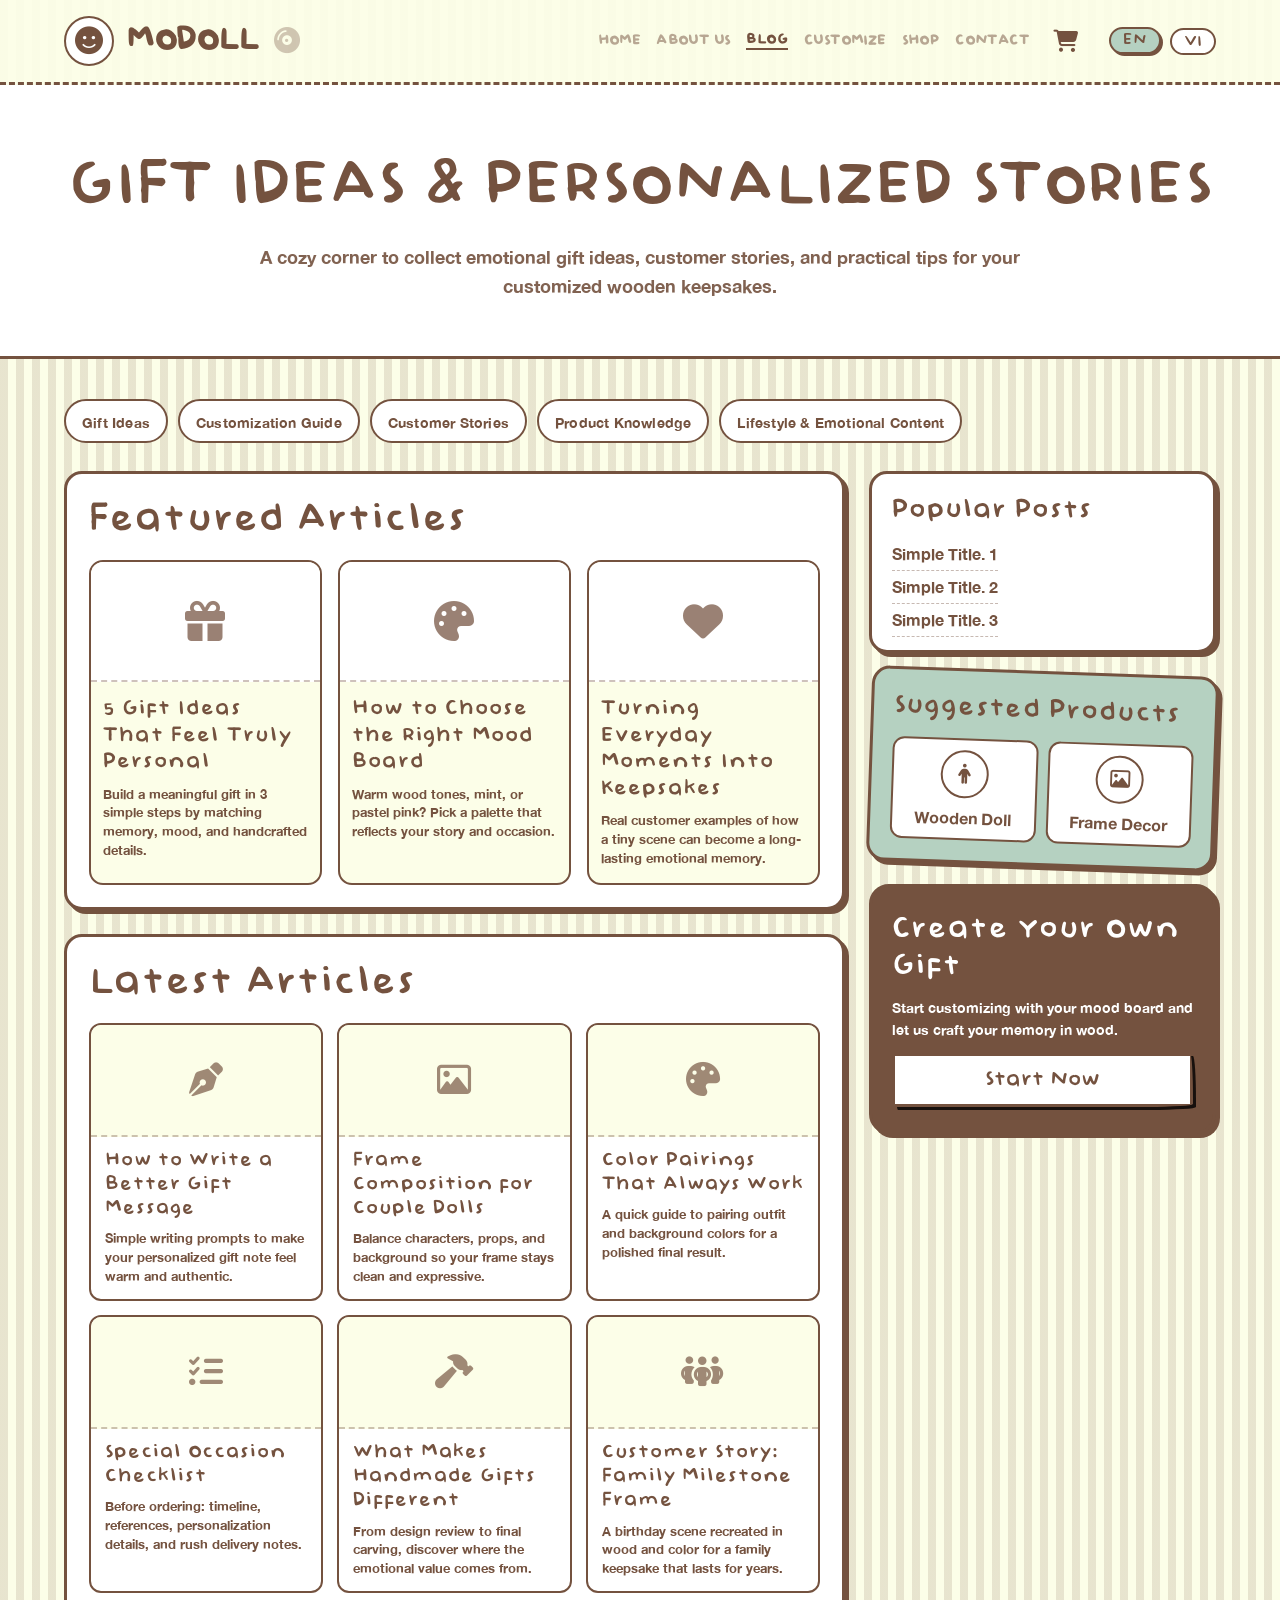
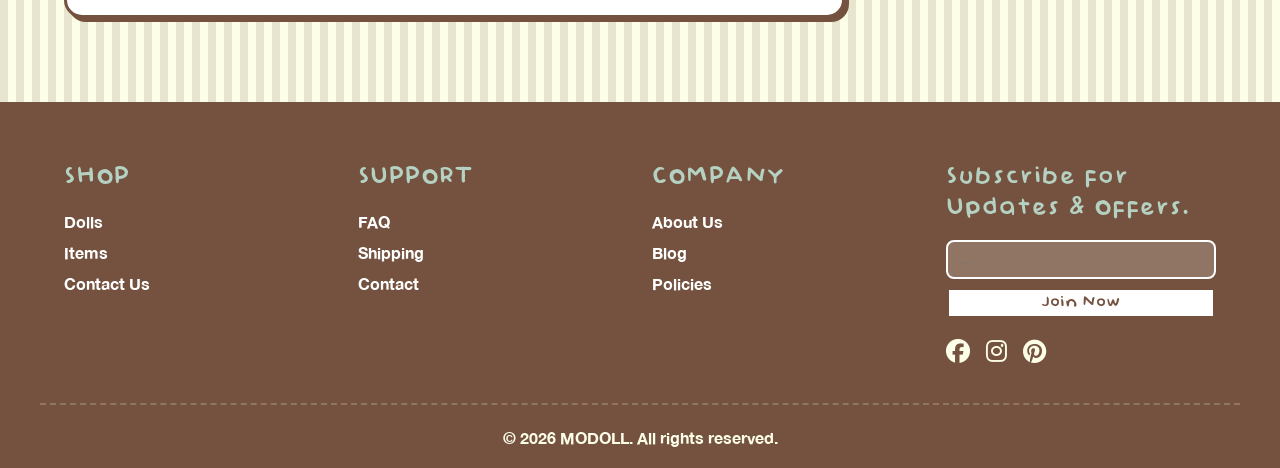
<file: seo.html>
<!DOCTYPE html>
<html lang="vi">
<head>
    <meta charset="UTF-8">
    <meta name="viewport" content="width=device-width, initial-scale=1.0">
    <title>MODOLL | Gift Ideas & Personalized Stories</title>
    <script src="assets/js/lang.js"></script>
    <link rel="stylesheet" href="https://cdnjs.cloudflare.com/ajax/libs/font-awesome/6.4.0/css/all.min.css">
    <link rel="stylesheet" href="assets/css/home.css">
    <link rel="stylesheet" href="assets/css/seo.css">
</head>
<body data-site-page="blog">

    <div id="site-header"></div>

    <main class="blog-page">
        <section class="blog-hero">
            <div class="container">
                <h1 data-i18n="seo_hero_title">Gift Ideas & Personalized Stories</h1>
                <p data-i18n="seo_hero_subtitle">A cozy corner to collect emotional gift ideas, customer stories, and practical tips for your customized wooden keepsakes.</p>
            </div>
        </section>

        <section class="container blog-shell">
            <nav class="blog-categories" aria-label="Blog categories">
                <a href="#" class="cat-chip" data-i18n="seo_cat_1">Gift Ideas</a>
                <a href="#" class="cat-chip" data-i18n="seo_cat_2">Customization Guide</a>
                <a href="#" class="cat-chip" data-i18n="seo_cat_3">Customer Stories</a>
                <a href="#" class="cat-chip" data-i18n="seo_cat_4">Product Knowledge</a>
                <a href="#" class="cat-chip" data-i18n="seo_cat_5">Lifestyle & Emotional Content</a>
            </nav>

            <div class="blog-layout">
                <div class="blog-main-col">
                    <section class="block-wrap">
                        <div class="block-head">
                            <h2 data-i18n="seo_featured">Featured Articles</h2>
                        </div>
                        <div class="featured-grid">
                            <article class="article-card">
                                <a href="blog-article.html" class="article-thumb" aria-label="Read article">
                                    <i class="fa-solid fa-gift"></i>
                                </a>
                                <div class="article-body">
                                    <h3 data-i18n="seo_f1_t">5 Gift Ideas That Feel Truly Personal</h3>
                                    <p data-i18n="seo_f1_d">Build a meaningful gift in 3 simple steps by matching memory, mood, and handcrafted details.</p>
                                </div>
                            </article>
                            <article class="article-card">
                                <a href="soon.html" class="article-thumb" aria-label="Read article">
                                    <i class="fa-solid fa-palette"></i>
                                </a>
                                <div class="article-body">
                                    <h3 data-i18n="seo_f2_t">How to Choose the Right Mood Board</h3>
                                    <p data-i18n="seo_f2_d">Warm wood tones, mint, or pastel pink? Pick a palette that reflects your story and occasion.</p>
                                </div>
                            </article>
                            <article class="article-card">
                                <a href="soon.html" class="article-thumb" aria-label="Read article">
                                    <i class="fa-solid fa-heart"></i>
                                </a>
                                <div class="article-body">
                                    <h3 data-i18n="seo_f3_t">Turning Everyday Moments Into Keepsakes</h3>
                                    <p data-i18n="seo_f3_d">Real customer examples of how a tiny scene can become a long-lasting emotional memory.</p>
                                </div>
                            </article>
                        </div>
                    </section>

                    <section class="block-wrap">
                        <div class="block-head">
                            <h2 data-i18n="seo_latest">Latest Articles</h2>
                        </div>
                        <div class="latest-grid">
                            <article class="latest-card">
                                <a href="blog-article.html" class="latest-thumb" aria-label="Read article">
                                    <i class="fa-solid fa-pen-nib" aria-hidden="true"></i>
                                </a>
                                <div class="latest-card-body">
                                    <h3 data-i18n="seo_l1_t">How to Write a Better Gift Message</h3>
                                    <p data-i18n="seo_l1_d">Simple writing prompts to make your personalized gift note feel warm and authentic.</p>
                                </div>
                            </article>
                            <article class="latest-card">
                                <a href="soon.html" class="latest-thumb" aria-label="Read article">
                                    <i class="fa-regular fa-image" aria-hidden="true"></i>
                                </a>
                                <div class="latest-card-body">
                                    <h3 data-i18n="seo_l2_t">Frame Composition for Couple Dolls</h3>
                                    <p data-i18n="seo_l2_d">Balance characters, props, and background so your frame stays clean and expressive.</p>
                                </div>
                            </article>
                            <article class="latest-card">
                                <a href="soon.html" class="latest-thumb" aria-label="Read article">
                                    <i class="fa-solid fa-palette" aria-hidden="true"></i>
                                </a>
                                <div class="latest-card-body">
                                    <h3 data-i18n="seo_l3_t">Color Pairings That Always Work</h3>
                                    <p data-i18n="seo_l3_d">A quick guide to pairing outfit and background colors for a polished final result.</p>
                                </div>
                            </article>
                            <article class="latest-card">
                                <a href="soon.html" class="latest-thumb" aria-label="Read article">
                                    <i class="fa-solid fa-list-check" aria-hidden="true"></i>
                                </a>
                                <div class="latest-card-body">
                                    <h3 data-i18n="seo_l4_t">Special Occasion Checklist</h3>
                                    <p data-i18n="seo_l4_d">Before ordering: timeline, references, personalization details, and rush delivery notes.</p>
                                </div>
                            </article>
                            <article class="latest-card">
                                <a href="soon.html" class="latest-thumb" aria-label="Read article">
                                    <i class="fa-solid fa-hammer" aria-hidden="true"></i>
                                </a>
                                <div class="latest-card-body">
                                    <h3 data-i18n="seo_l5_t">What Makes Handmade Gifts Different</h3>
                                    <p data-i18n="seo_l5_d">From design review to final carving, discover where the emotional value comes from.</p>
                                </div>
                            </article>
                            <article class="latest-card">
                                <a href="soon.html" class="latest-thumb" aria-label="Read article">
                                    <i class="fa-solid fa-people-group" aria-hidden="true"></i>
                                </a>
                                <div class="latest-card-body">
                                    <h3 data-i18n="seo_l6_t">Customer Story: Family Milestone Frame</h3>
                                    <p data-i18n="seo_l6_d">A birthday scene recreated in wood and color for a family keepsake that lasts for years.</p>
                                </div>
                            </article>
                        </div>
                    </section>
                </div>

                <aside class="blog-sidebar">
                    <section class="side-box hand-drawn-box">
                        <h3 data-i18n="seo_popular">Popular Posts</h3>
                        <ul class="popular-list">
                            <li><a href="soon.html" data-i18n="seo_pop_1">Simple Title. 1</a></li>
                            <li><a href="soon.html" data-i18n="seo_pop_2">Simple Title. 2</a></li>
                            <li><a href="soon.html" data-i18n="seo_pop_3">Simple Title. 3</a></li>
                        </ul>
                    </section>

                    <section class="side-box hand-drawn-box sticky-note-mint">
                        <h3 data-i18n="seo_suggested">Suggested Products</h3>
                        <div class="mini-products">
                            <a href="shop.html" class="mini-product">
                                <span class="mini-ico"><i class="fa-solid fa-person"></i></span>
                                <span data-i18n="seo_prod_1">Wooden Doll</span>
                            </a>
                            <a href="shop.html" class="mini-product">
                                <span class="mini-ico"><i class="fa-regular fa-image"></i></span>
                                <span data-i18n="seo_prod_2">Frame Decor</span>
                            </a>
                        </div>
                    </section>

                    <section class="side-box side-cta">
                        <h3 data-i18n="seo_cta_title">Create Your Own Gift</h3>
                        <p data-i18n="seo_cta_desc">Start customizing with your mood board and let us craft your memory in wood.</p>
                        <a href="custom.html" class="btn btn-dark" data-i18n="seo_cta_btn">Start Now</a>
                    </section>
                </aside>
            </div>
        </section>
    </main>

    <div id="site-footer"></div>

    <script>window.MODOLL_PAGE_SCRIPTS = ['assets/js/music-nav.js', 'assets/js/seo.js'];</script>
    <script src="assets/js/layout.js"></script>
</body>
</html>
</file>
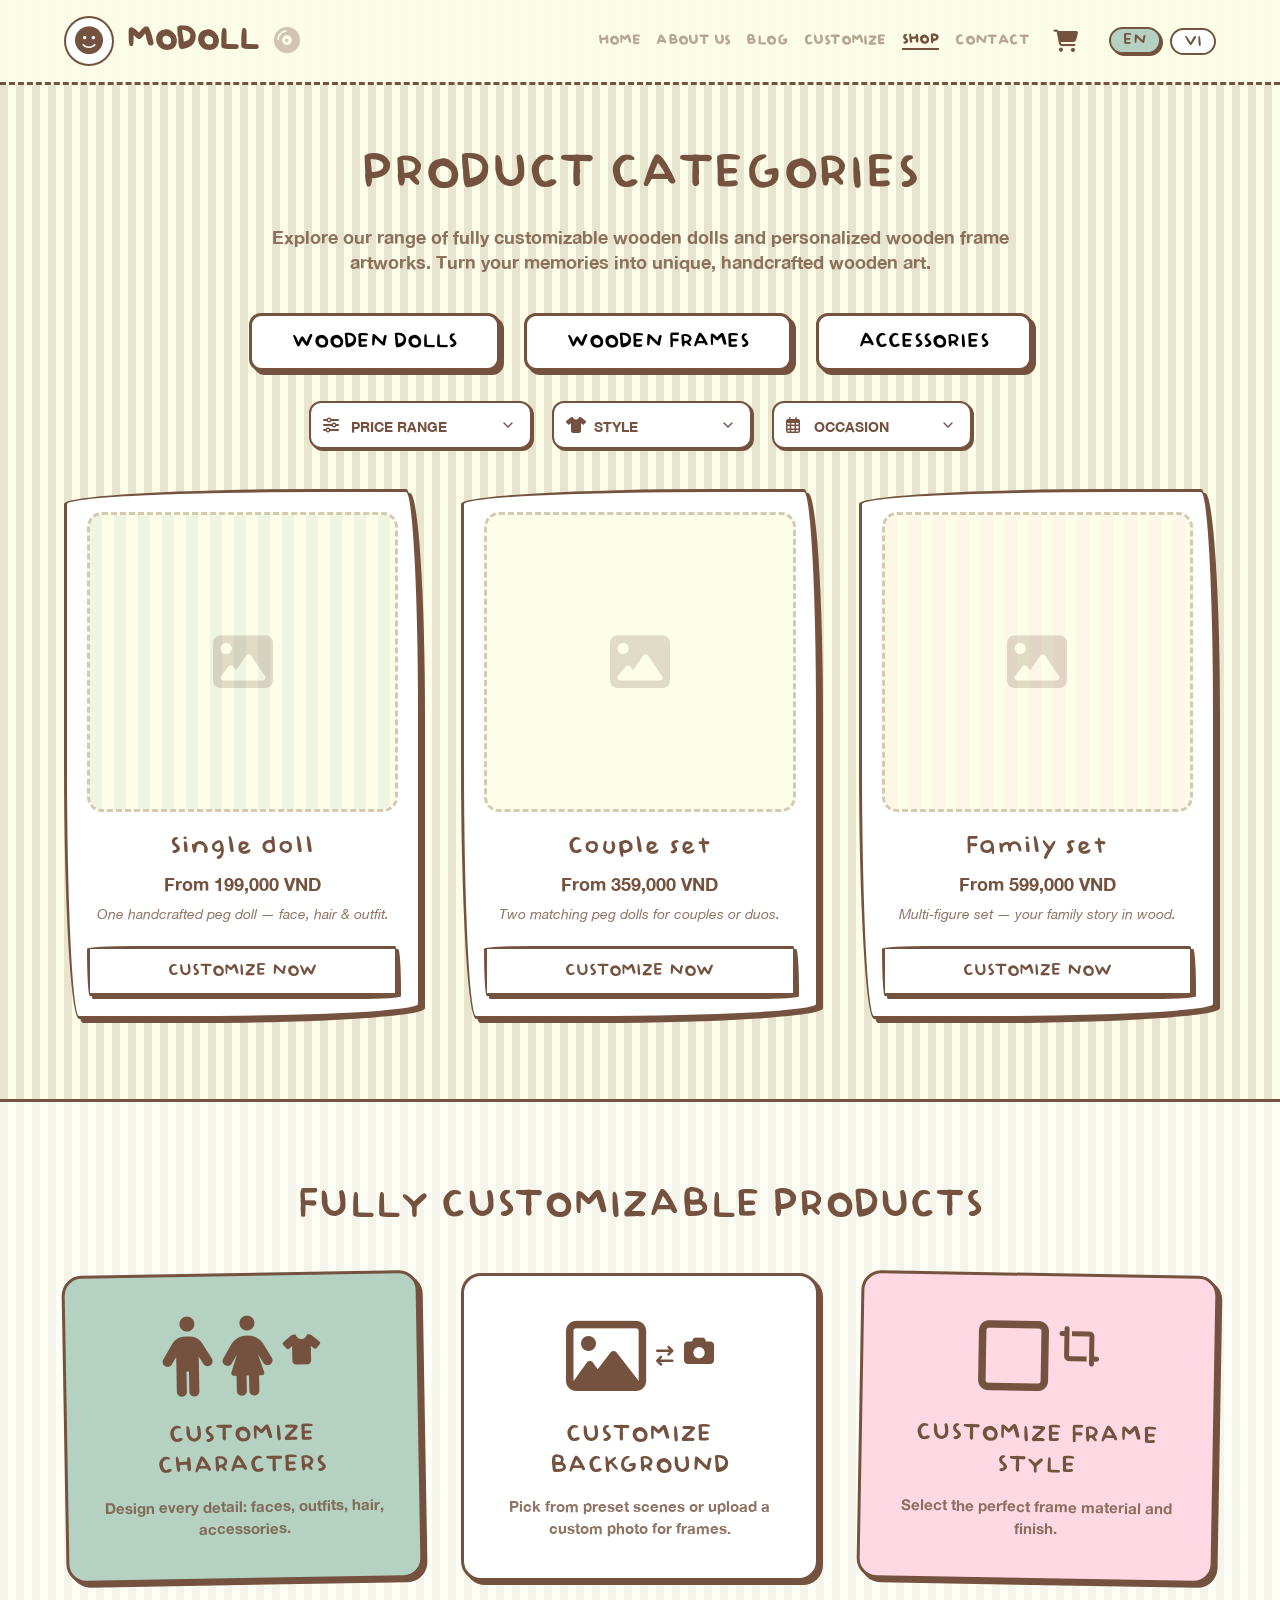
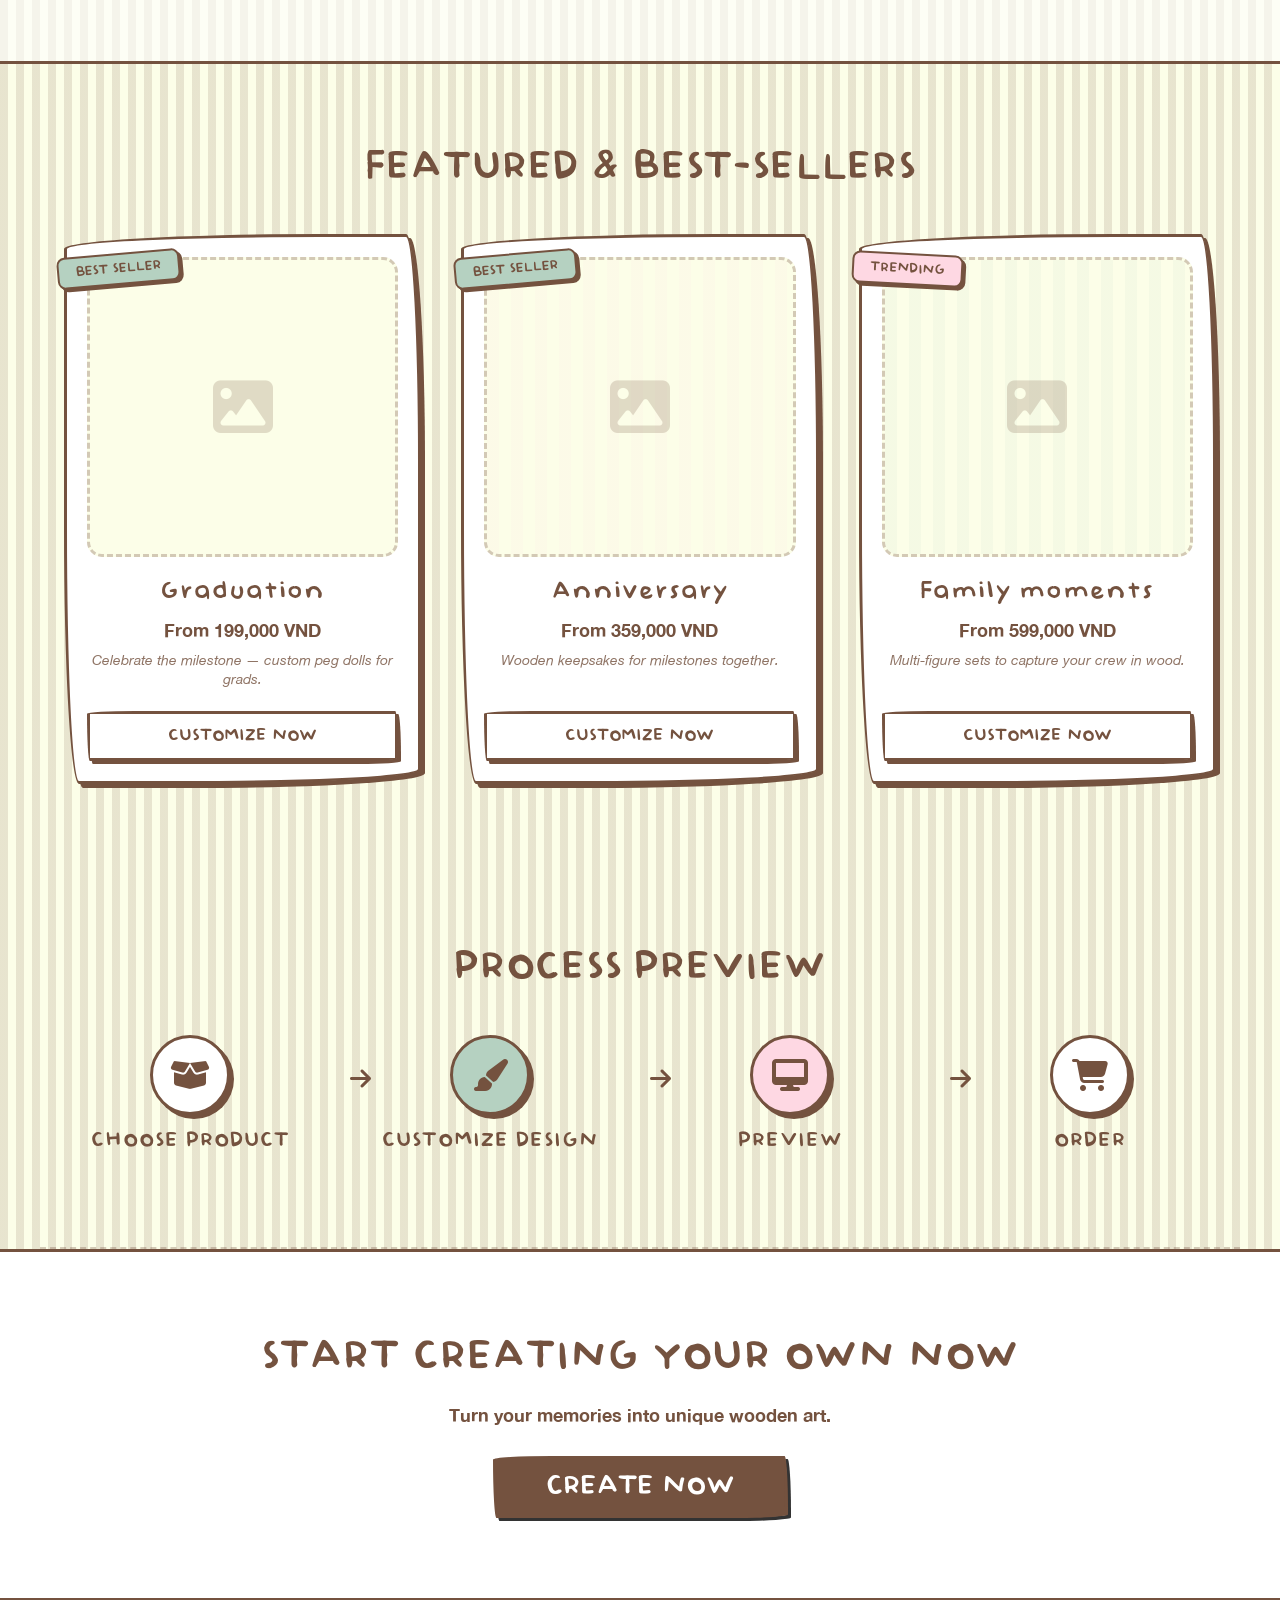
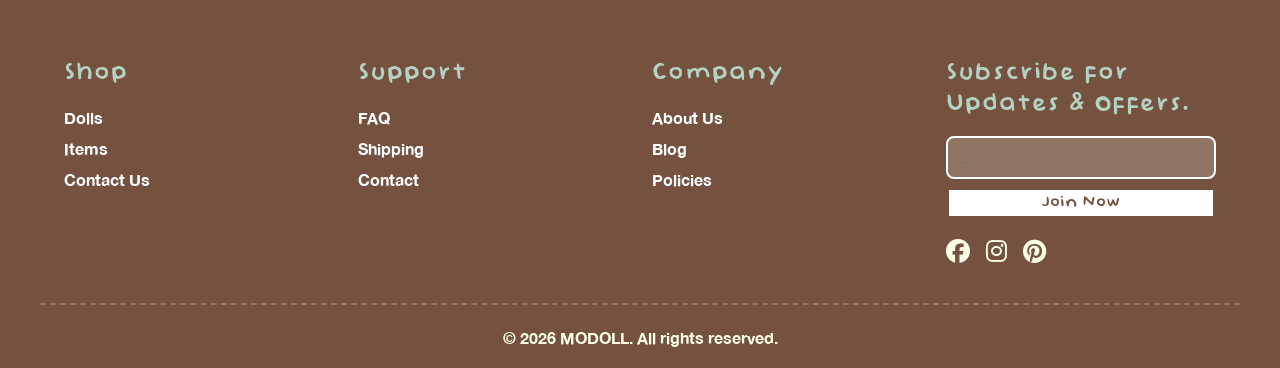
<file: shop.html>
<!DOCTYPE html>
<html lang="vi">
<head>
    <meta charset="UTF-8">
    <meta name="viewport" content="width=device-width, initial-scale=1.0">
    <title>MODOLL | Product Categories</title>
    <script src="assets/js/lang.js"></script>

    <link rel="stylesheet" href="https://cdnjs.cloudflare.com/ajax/libs/font-awesome/6.4.0/css/all.min.css">
    <link rel="stylesheet" href="assets/css/shop.css">
    <link rel="stylesheet" href="assets/css/nav.css">
</head>
<body data-site-page="shop">

    <div id="site-header"></div>

    <!-- SHOP HERO -->
    <section class="shop-hero container">
        <h1 class="shop-title" data-i18n="shop_title">PRODUCT CATEGORIES</h1>
        <p class="shop-desc" data-i18n="shop_desc">Explore our range of fully customizable wooden dolls and personalized wooden frame artworks. Turn your memories into unique, handcrafted wooden art.</p>
    </section>

    <!-- FILTERS AND TABS -->
    <section class="container filter-section">
        <div class="tabs">
            <button type="button" class="tab-btn" data-i18n="tab_dolls">WOODEN DOLLS</button>
            <button type="button" class="tab-btn" data-i18n="tab_frames">WOODEN FRAMES</button>
            <button type="button" class="tab-btn" data-i18n="tab_accs">ACCESSORIES</button>
        </div>
        <div class="dropdowns">
            <div class="custom-select-wrapper">
                <i class="fa-solid fa-sliders"></i>
                <select class="custom-select">
                    <option data-i18n="filter_price">PRICE RANGE</option>
                    <option>Under 500,000 VND</option>
                    <option>500,000 - 1,000,000 VND</option>
                    <option>Over 1,000,000 VND</option>
                </select>
            </div>
            <div class="custom-select-wrapper">
                <i class="fa-solid fa-shirt"></i>
                <select class="custom-select">
                    <option data-i18n="filter_style">STYLE</option>
                    <option>Classic</option>
                    <option>Modern</option>
                    <option>Wedding</option>
                </select>
            </div>
            <div class="custom-select-wrapper">
                <i class="fa-regular fa-calendar-days"></i>
                <select class="custom-select">
                    <option data-i18n="filter_occ">OCCASION</option>
                    <option>Anniversary</option>
                    <option>Birthday</option>
                    <option>Graduation</option>
                </select>
            </div>
        </div>
    </section>

    <!-- PRODUCT GRID -->
    <section class="container">
        <div class="product-grid">
            <!-- Product 1 -->
            <div class="product-card">
                <div class="product-img">
                    <div style="position:absolute; inset:0; background:var(--pattern-mint); opacity:0.2;"></div>
                    <i class="fa-solid fa-image"></i>
                </div>
                <div class="product-info">
                    <h3 class="product-name" data-i18n="prod_single_name">Single doll</h3>
                    <div class="product-price" data-i18n="prod_single_price">From 199,000 VND</div>
                    <p class="product-desc" data-i18n="prod_single_desc">One handcrafted peg doll — face, hair & outfit.</p>
                    <a href="custom.html" class="btn btn-outline" style="width:100%; font-size:20px;" data-i18n="btn_custom_now">CUSTOMIZE NOW</a>
                </div>
            </div>
            <!-- Product 2 -->
            <div class="product-card">
                <div class="product-img">
                    <i class="fa-solid fa-image"></i>
                </div>
                <div class="product-info">
                    <h3 class="product-name" data-i18n="prod_couple_name">Couple</h3>
                    <div class="product-price" data-i18n="prod_couple_price">From 359,000 VND</div>
                    <p class="product-desc" data-i18n="prod_couple_desc">Two matching peg dolls for couples or duos.</p>
                    <a href="custom.html" class="btn btn-outline" style="width:100%; font-size:20px;" data-i18n="btn_custom_now">CUSTOMIZE NOW</a>
                </div>
            </div>
            <!-- Product 3 -->
            <div class="product-card">
                <div class="product-img">
                    <div style="position:absolute; inset:0; background:var(--pattern-pink); opacity:0.2;"></div>
                    <i class="fa-solid fa-image"></i>
                </div>
                <div class="product-info">
                    <h3 class="product-name" data-i18n="prod_family_name">Family set</h3>
                    <div class="product-price" data-i18n="prod_family_price">From 599,000 VND</div>
                    <p class="product-desc" data-i18n="prod_family_desc">Multi-figure set — your family story in wood.</p>
                    <a href="custom.html" class="btn btn-outline" style="width:100%; font-size:20px;" data-i18n="btn_custom_now">CUSTOMIZE NOW</a>
                </div>
            </div>
        </div>
    </section>

    <!-- FULLY CUSTOMIZABLE PRODUCTS -->
    <section class="features-section">
        <div class="container">
            <h2 class="section-title" data-i18n="feat_title">FULLY CUSTOMIZABLE PRODUCTS</h2>
            <div class="feature-grid">
                <div class="feature-card sticky-note-mint">
                    <div class="feature-icon">
                        <i class="fa-solid fa-person"></i>
                        <i class="fa-solid fa-person-dress"></i>
                        <i class="fa-solid fa-shirt" style="font-size:30px; margin-top:20px;"></i>
                    </div>
                    <h3 class="feature-title" data-i18n="fc1_title">CUSTOMIZE CHARACTERS</h3>
                    <p class="feature-desc" data-i18n="fc1_desc">Design every detail: faces, outfits, hair, accessories.</p>
                </div>
                <div class="feature-card">
                    <div class="feature-icon">
                        <i class="fa-regular fa-image"></i>
                        <i class="fa-solid fa-arrow-right-arrow-left" style="font-size:20px; margin-top:30px;"></i>
                        <i class="fa-solid fa-camera" style="font-size:30px; margin-top:20px;"></i>
                    </div>
                    <h3 class="feature-title" data-i18n="fc2_title">CUSTOMIZE BACKGROUND</h3>
                    <p class="feature-desc" data-i18n="fc2_desc">Pick from preset scenes or upload a custom photo for frames.</p>
                </div>
                <div class="feature-card sticky-note">
                    <div class="feature-icon">
                        <i class="fa-regular fa-square"></i>
                        <i class="fa-solid fa-crop-simple" style="font-size:40px; margin-top:10px;"></i>
                    </div>
                    <h3 class="feature-title" data-i18n="fc3_title">CUSTOMIZE FRAME STYLE</h3>
                    <p class="feature-desc" data-i18n="fc3_desc">Select the perfect frame material and finish.</p>
                </div>
            </div>
        </div>
    </section>

    <!-- FEATURED & BEST-SELLERS -->
    <section class="container" style="padding-top: 80px;">
        <h2 class="section-title" data-i18n="best_title">FEATURED & BEST-SELLERS</h2>
        <div class="product-grid">
            <!-- Product 1 -->
            <div class="product-card">
                <div class="badge" data-i18n="badge_best">BEST SELLER</div>
                <div class="product-img">
                    <i class="fa-solid fa-image"></i>
                </div>
                <div class="product-info">
                    <h3 class="product-name" data-i18n="best_occ1_name">Graduation</h3>
                    <div class="product-price" data-i18n="best_occ1_price">From 199,000 VND</div>
                    <p class="product-desc" data-i18n="best_occ1_desc">Celebrate the milestone — custom peg dolls for grads.</p>
                    <a href="custom.html" class="btn btn-outline" style="width:100%; font-size:20px;" data-i18n="btn_custom_now">CUSTOMIZE NOW</a>
                </div>
            </div>
            <!-- Product 2 -->
            <div class="product-card">
                <div class="badge" data-i18n="badge_best">BEST SELLER</div>
                <div class="product-img">
                    <div style="position:absolute; inset:0; background:var(--pattern-pink); opacity:0.1;"></div>
                    <i class="fa-solid fa-image"></i>
                </div>
                <div class="product-info">
                    <h3 class="product-name" data-i18n="best_occ2_name">Anniversary</h3>
                    <div class="product-price" data-i18n="best_occ2_price">From 359,000 VND</div>
                    <p class="product-desc" data-i18n="best_occ2_desc">Wooden keepsakes for milestones together.</p>
                    <a href="custom.html" class="btn btn-outline" style="width:100%; font-size:20px;" data-i18n="btn_custom_now">CUSTOMIZE NOW</a>
                </div>
            </div>
            <!-- Product 3 -->
            <div class="product-card">
                <div class="badge trending" data-i18n="badge_trend">TRENDING</div>
                <div class="product-img">
                    <div style="position:absolute; inset:0; background:var(--pattern-mint); opacity:0.1;"></div>
                    <i class="fa-solid fa-image"></i>
                </div>
                <div class="product-info">
                    <h3 class="product-name" data-i18n="best_occ3_name">Family moments</h3>
                    <div class="product-price" data-i18n="best_occ3_price">From 599,000 VND</div>
                    <p class="product-desc" data-i18n="best_occ3_desc">Multi-figure sets to capture your crew in wood.</p>
                    <a href="custom.html" class="btn btn-outline" style="width:100%; font-size:20px;" data-i18n="btn_custom_now">CUSTOMIZE NOW</a>
                </div>
            </div>
        </div>
    </section>

    <!-- PROCESS PREVIEW -->
    <section class="process-section container">
        <h2 class="section-title" data-i18n="proc_title">PROCESS PREVIEW</h2>
        <div class="process-grid">
            <div class="process-step">
                <div class="process-icon"><i class="fa-solid fa-box-open"></i></div>
                <h4 class="process-title" data-i18n="ps1_title">CHOOSE PRODUCT</h4>
                <div class="arrow-right"><i class="fa-solid fa-arrow-right"></i></div>
            </div>
            <div class="process-step">
                <div class="process-icon" style="background:var(--clr-mint);"><i class="fa-solid fa-paintbrush"></i></div>
                <h4 class="process-title" data-i18n="ps2_title">CUSTOMIZE DESIGN</h4>
                <div class="arrow-right"><i class="fa-solid fa-arrow-right"></i></div>
            </div>
            <div class="process-step">
                <div class="process-icon" style="background:var(--clr-pink);"><i class="fa-solid fa-desktop"></i></div>
                <h4 class="process-title" data-i18n="ps3_title">PREVIEW</h4>
                <div class="arrow-right"><i class="fa-solid fa-arrow-right"></i></div>
            </div>
            <div class="process-step">
                <div class="process-icon"><i class="fa-solid fa-cart-shopping"></i></div>
                <h4 class="process-title" data-i18n="ps4_title">ORDER</h4>
            </div>
        </div>
    </section>

    <!-- FINAL CTA -->
    <section class="final-cta">
        <div class="container">
            <h2 data-i18n="fcta_title">START CREATING YOUR OWN NOW</h2>
            <p style="margin-bottom:30px; font-size:18px;" data-i18n="fcta_desc">Turn your memories into unique wooden art.</p>
            <a href="custom.html" class="btn btn-dark" style="font-size:32px; padding: 12px 50px;" data-i18n="fcta_btn">CREATE NOW</a>
        </div>
    </section>

    <div id="site-footer"></div>

    <script>window.MODOLL_PAGE_SCRIPTS = ['assets/js/music-nav.js', 'assets/js/shop.js'];</script>
    <script src="assets/js/layout.js"></script>
</body>
</html>
</file>
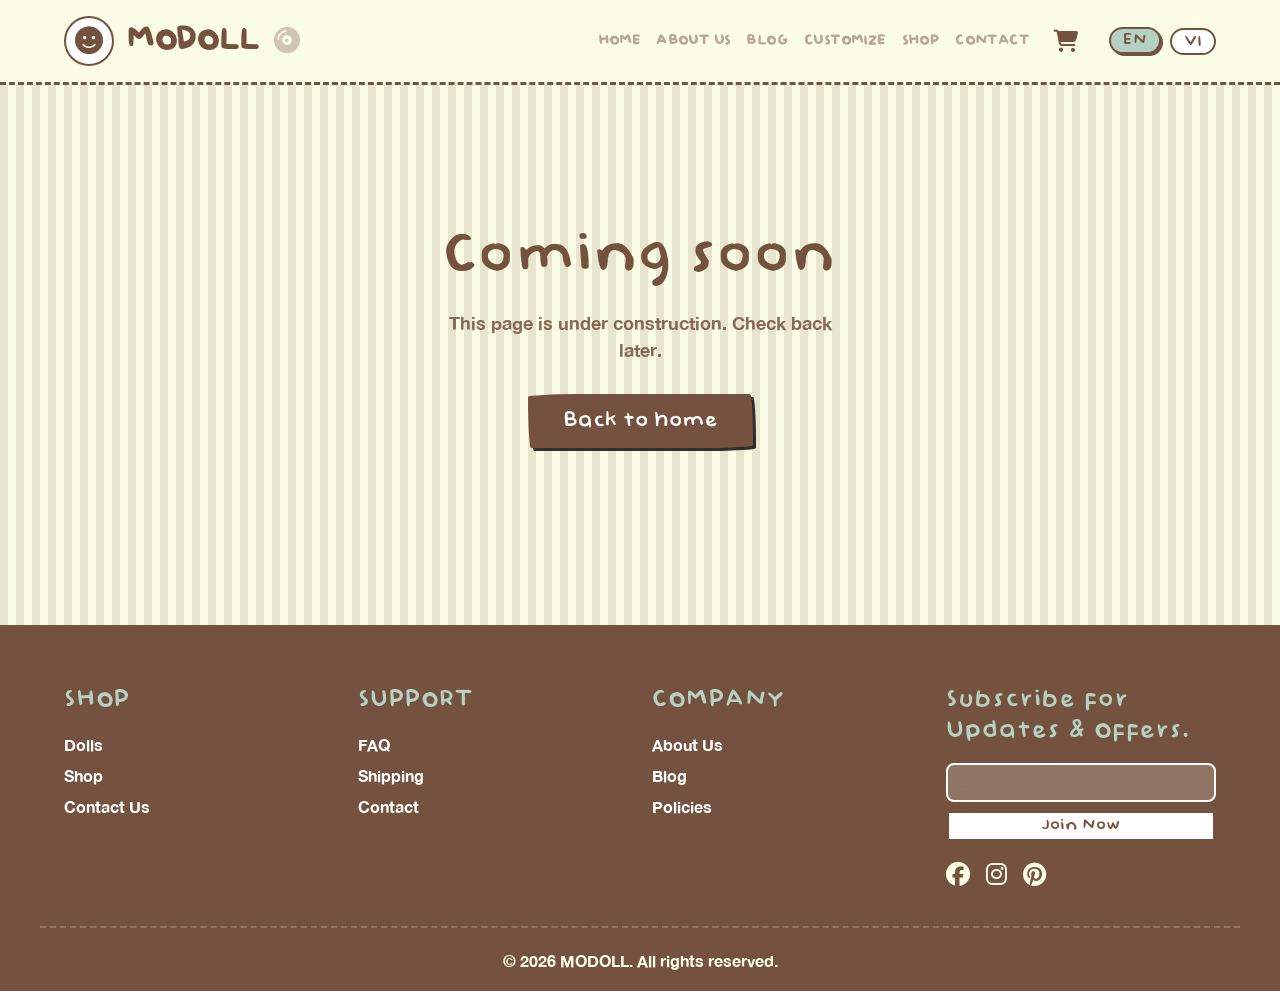
<file: soon.html>
<!DOCTYPE html>
<html lang="en">
<head>
    <meta charset="UTF-8">
    <meta name="viewport" content="width=device-width, initial-scale=1.0">
    <title>MODOLL | Coming soon</title>
    <script src="assets/js/lang.js"></script>
    <link rel="stylesheet" href="https://cdnjs.cloudflare.com/ajax/libs/font-awesome/6.4.0/css/all.min.css">
    <link rel="stylesheet" href="assets/css/home.css">
    <style>
        .cs-wrap { min-height: 60vh; display: flex; flex-direction: column; align-items: center; justify-content: center; text-align: center; padding: 80px 24px 120px; }
        .cs-wrap h1 { font-size: clamp(40px, 6vw, 64px); margin-bottom: 16px; color: var(--clr-brown); }
        .cs-wrap p { font-size: 18px; max-width: 420px; margin-bottom: 32px; opacity: 0.85; line-height: 1.5; }
    </style>
</head>
<body data-site-page="none">

    <div id="site-header"></div>

    <main class="container cs-wrap">
        <h1 data-i18n="cs_h1">Coming soon</h1>
        <p data-i18n="cs_p">This page is under construction. Check back later.</p>
        <a href="index.html" class="btn btn-dark" data-i18n="cs_btn">Back to home</a>
    </main>

    <div id="site-footer"></div>

    <script>window.MODOLL_PAGE_SCRIPTS = ['assets/js/music-nav.js', 'assets/js/nav.js'];</script>
    <script src="assets/js/layout.js"></script>
</body>
</html>
</file>
<file: assets/css/home.css>
@import url('nav.css');

@font-face {
    font-family: '1FTV VIP Baby Doll';
    src: url('../font/head.otf') format('opentype');
    font-weight: normal;
    font-style: normal;
    font-display: swap;
}

@font-face {
    font-family: 'SVN-Helvetica Neue';
    src: url('../font/body-bold.ttf') format('truetype');
    font-weight: bold;
    font-style: normal;
    font-display: swap;
}

@font-face {
    font-family: 'SVN-Helvetica Neue';
    src: url('../font/body-italic.ttf') format('truetype');
    font-weight: normal;
    font-style: italic;
    font-display: swap;
}

:root {
    --clr-cream: #fcfee8;
    --clr-brown: #74523f;
    --clr-pink: #fed8e3;
    --clr-mint: #b5d1c1;
    --clr-white: #ffffff;

    --border-style: 3px solid var(--clr-brown);
    --hard-shadow: 4px 4px 0px var(--clr-brown);
    --hand-drawn-radius: 255px 15px 225px 15px/15px 225px 15px 255px;
    --font-head: '1FTV VIP Baby Doll';
    --font-body: 'SVN-Helvetica Neue';

    --pattern-mint: repeating-linear-gradient(90deg, var(--clr-mint) 0px, var(--clr-mint) 12px, transparent 12px, transparent 24px);
    --pattern-pink: repeating-linear-gradient(90deg, var(--clr-pink) 0px, var(--clr-pink) 12px, transparent 12px, transparent 24px);
    --pattern-brown: repeating-linear-gradient(90deg, rgba(116, 82, 63, 0.15) 0px, rgba(116, 82, 63, 0.15) 8px, transparent 8px, transparent 16px);
}

/* RESET & BASE */
* {
    margin: 0;
    padding: 0;
    box-sizing: border-box;
}

body {
    font-family: var(--font-body);
    background-color: var(--clr-cream);
    color: var(--clr-brown);
    background-image: var(--pattern-brown);
    /* subtle background pattern */
    overflow-x: hidden;
}

h1,
h2,
h3,
h4,
h5,
h6 {
    font-family: var(--font-head);
    font-weight: 400;
    line-height: 1.1;
    letter-spacing: 1px;
}

.container {
    max-width: 1200px;
    margin: 0 auto;
    padding: 0 24px;
    position: relative;
    z-index: 2;
}

/* LAYOUT UTILS */
.flex {
    display: flex;
}

.flex-col {
    display: flex;
    flex-direction: column;
}

.items-center {
    align-items: center;
}

.justify-between {
    justify-content: space-between;
}

.justify-center {
    justify-content: center;
}

.gap-2 {
    gap: 8px;
}

.gap-4 {
    gap: 16px;
}

.gap-6 {
    gap: 24px;
}

.gap-8 {
    gap: 32px;
}

.grid {
    display: grid;
}

.grid-cols-2 {
    grid-template-columns: repeat(2, 1fr);
}

.grid-cols-3 {
    grid-template-columns: repeat(3, 1fr);
}

.grid-cols-4 {
    grid-template-columns: repeat(4, 1fr);
}

.text-center {
    text-align: center;
}

/* COQUETTE/HAND-DRAWN ELEMENTS */
.hand-drawn-box {
    background-color: var(--clr-white);
    border: var(--border-style);
    border-radius: var(--hand-drawn-radius);
    box-shadow: var(--hard-shadow);
    padding: 24px;
    transition: transform 0.2s ease;
}

.hand-drawn-box:hover {
    transform: scale(1.02) rotate(-1deg);
}

.sticky-note {
    background-color: var(--clr-pink);
    transform: rotate(-2deg);
}

.sticky-note-mint {
    background-color: var(--clr-mint);
    transform: rotate(2deg);
}

.scallop-box {
    background-color: var(--clr-white);
    border: var(--border-style);
    border-radius: 20px;
    box-shadow: var(--hard-shadow);
    position: relative;
    padding: 30px;
}

/* BUTTONS */
.btn {
    display: inline-flex;
    align-items: center;
    justify-content: center;
    font-family: var(--font-head);
    font-size: 24px;
    line-height: 1;
    padding: 12px 32px;
    cursor: pointer;
    text-decoration: none;
    border: var(--border-style);
    border-radius: var(--hand-drawn-radius);
    box-shadow: 3px 3px 0px var(--clr-brown);
    transition: transform 0.1s cubic-bezier(0.18, 0.89, 0.32, 1.28), box-shadow 0.1s ease;
}

.btn-dark {
    background: var(--clr-brown);
    color: var(--clr-white);
    border-color: var(--clr-brown);
    box-shadow: 3px 3px 0px rgba(0, 0, 0, 0.8);
}

.btn-dark:hover {
    transform: translate(-2px, -2px);
    box-shadow: 5px 5px 0px rgba(0, 0, 0, 0.8);
}

.btn-dark:active {
    transform: translate(2px, 2px) scale(0.96);
    box-shadow: 1px 1px 0px rgba(0, 0, 0, 0.8);
}

.btn-outline {
    background: var(--clr-white);
    color: var(--clr-brown);
}

.btn-outline:hover {
    background: var(--clr-cream);
    transform: translate(-2px, -2px);
    box-shadow: 5px 5px 0px var(--clr-brown);
}

.btn-outline:active {
    transform: translate(2px, 2px) scale(0.96);
    box-shadow: 1px 1px 0px var(--clr-brown);
}

/* SECTIONS */
section {
    padding: 60px 0;
}

.section-title {
    font-size: 46px;
    text-align: center;
    margin-bottom: 40px;
}

/* HERO */
.hero {
    display: flex;
    align-items: center;
    gap: 40px;
    background: var(--clr-cream);
    padding: 80px 0;
    border-bottom: var(--border-style);
}

.hero-title {
    font-size: 64px;
    margin-bottom: 20px;
    line-height: 1;
    text-transform: uppercase;
}

.hero-subtitle {
    font-size: 18px;
    font-family: var(--font-body);
    font-weight: 500;
    margin-bottom: 30px;
    max-width: 500px;
    line-height: 1.5;
}

.hero-img-bento {
    flex: 1;
    min-height: 450px;
    background: var(--clr-white);
    padding: 16px;
    border: var(--border-style);
    border-radius: 30px;
    box-shadow: 8px 8px 0px var(--clr-pink);
    position: relative;
    overflow: hidden;
}

.hero-pattern {
    content: '';
    position: absolute;
    inset: 0;
    background: var(--pattern-mint);
    opacity: 0.3;
    z-index: 0;
}

.hero-illustration {
    position: absolute;
    inset: 20px;
    background: var(--clr-white);
    border: 3px dashed var(--clr-brown);
    border-radius: 20px;
    z-index: 1;
    display: flex;
    flex-direction: column;
    align-items: center;
    justify-content: center;
}

/* CATEGORIES BENTO */
.categories-section {
    margin-top: 48px;
}

.cat-grid {
    display: grid;
    grid-template-columns: repeat(4, 1fr);
    gap: 20px;
}

.cat-box {
    display: flex;
    flex-direction: column;
    align-items: center;
    justify-content: center;
    gap: 16px;
    text-align: center;
    min-height: 200px;
    background: var(--clr-white);
    padding: 30px 16px;
    border: var(--border-style);
    border-radius: 20px;
    box-shadow: var(--hard-shadow);
    cursor: pointer;
    position: relative;
    overflow: hidden;
    transition: transform 0.2s ease, box-shadow 0.2s ease, background-color 0.25s ease;
}

.cat-box::before {
    content: '';
    position: absolute;
    inset: 0;
    background: var(--pattern-brown);
    opacity: 0.28;
    z-index: 0;
    pointer-events: none;
    transition: opacity 0.25s ease;
}

.cat-box:hover {
    transform: translateY(-4px);
    box-shadow: 4px 8px 0px var(--clr-brown);
    background-color: var(--clr-pink);
}

.cat-box:hover::before {
    opacity: 0;
}

.cat-box i {
    font-size: 40px;
    margin: 0;
    line-height: 1;
    position: relative;
    z-index: 2;
}

.cat-name {
    font-family: var(--font-head);
    font-size: 26px;
    line-height: 1;
    position: relative;
    z-index: 2;
}

/* PROCESS — một hàng, không khung quanh từng bước; mũi tên căn giữa */
.process-section {
    border-bottom: 2px dashed rgba(116, 82, 63, 0.3);
    padding-bottom: 80px;
}

.process-track {
    display: flex;
    flex-wrap: nowrap;
    align-items: stretch;
    justify-content: center;
    gap: 0;
    margin-top: 40px;
    text-align: center;
}

.process-card {
    flex: 1 1 0;
    min-width: 0;
    max-width: 280px;
    display: flex;
    flex-direction: column;
    align-items: center;
    gap: 14px;
    padding: 8px 12px 12px;
    background: transparent;
    border: none;
    border-radius: 0;
    box-shadow: none;
    min-height: 0;
}

.process-icon {
    width: 80px;
    height: 80px;
    flex-shrink: 0;
    margin: 0;
    display: flex;
    align-items: center;
    justify-content: center;
    background: var(--clr-cream);
    border: var(--border-style);
    border-radius: 50%;
    box-shadow: 3px 3px 0 rgba(116, 82, 63, 0.25);
    font-size: 32px;
    color: var(--clr-brown);
}

.process-icon--mint {
    background: var(--clr-mint);
}

.process-icon--pink {
    background: var(--clr-pink);
}

.process-title {
    font-family: var(--font-head);
    font-size: clamp(18px, 2vw, 24px);
    margin: 0;
    line-height: 1.25;
    text-align: center;
    min-height: 2.5em;
    display: flex;
    align-items: center;
    justify-content: center;
}

.process-desc {
    font-size: 14px;
    font-style: italic;
    opacity: 0.85;
    text-align: center;
    margin: 0;
    line-height: 1.45;
    flex: 1 1 auto;
    min-height: 4.35em;
    display: flex;
    align-items: flex-start;
    justify-content: center;
}

.process-connector {
    flex: 0 0 44px;
    width: 44px;
    display: flex;
    align-items: center;
    justify-content: center;
    align-self: center;
    color: var(--clr-brown);
    font-size: 22px;
    opacity: 0.75;
}

.process-connector i {
    line-height: 1;
}

/* BLOG / SHARING STORIES */
.blog-section {
    background: var(--clr-pink);
    padding: 80px 0;
    border-top: var(--border-style);
    border-bottom: var(--border-style);
}

.blog-grid {
    display: grid;
    grid-template-columns: repeat(4, 1fr);
    gap: 24px;
}

.blog-card {
    background: var(--clr-white);
    border: var(--border-style);
    border-radius: 12px;
    overflow: hidden;
    display: flex;
    flex-direction: column;
    box-shadow: var(--hard-shadow);
}

.blog-img {
    height: 160px;
    background: var(--clr-cream);
    border-bottom: var(--border-style);
    display: flex;
    align-items: center;
    justify-content: center;
}

.blog-content {
    padding: 16px;
    display: flex;
    flex-direction: column;
    flex: 1;
    justify-content: center;
    gap: 8px;
}

.blog-title {
    font-family: var(--font-head);
    font-size: 20px;
    margin: 0;
    line-height: 1.1;
}

.blog-desc {
    font-size: 13px;
    margin: 0;
    flex: 0 1 auto;
}

.blog-link {
    font-family: var(--font-head);
    font-size: 18px;
    color: var(--clr-brown);
    font-weight: bold;
    text-decoration: underline;
    text-decoration-style: wavy;
}

/* WHY CHOOSE US - REDESIGN */
.why-choose {
    background-color: var(--clr-cream);
    padding: 80px 0;
}

.why-container {
    background-color: var(--clr-brown);
    border-radius: 40px;
    padding: 40px 20px 80px;
    position: relative;
    border: 4px solid var(--clr-white);
    box-shadow: 0 10px 30px rgba(116, 82, 63, 0.2);
}

.why-main-title {
    font-family: var(--font-head);
    font-size: 50px;
    color: var(--clr-white);
    text-align: center;
    margin-bottom: 30px;
    text-transform: uppercase;
    letter-spacing: 2px;
}

.why-grid {
    display: grid;
    grid-template-columns: repeat(3, 1fr);
    gap: 30px;
    margin-top: 40px;
}

.why-item {
    display: flex;
    justify-content: center;
    align-items: center;
}

.why-scallop {
    width: 280px;
    height: 280px;
    background-color: var(--clr-white);
    border-radius: 50%;
    display: flex;
    align-items: center;
    justify-content: center;
    padding: 40px;
    text-align: center;
    position: relative;
    box-shadow: 0 4px 15px rgba(0, 0, 0, 0.1);
    /* Simple scalloped edge simulation */
    border: 8px dashed var(--clr-mint);
}

.why-item-text {
    font-family: var(--font-head);
    font-size: 24px;
    color: var(--clr-brown);
    line-height: 1.3;
    margin: 0;
    font-style: italic;
    font-weight: bold;
}

@media (max-width: 992px) {
    .why-grid {
        grid-template-columns: 1fr;
        gap: 50px;
    }
    .why-container {
        padding-bottom: 40px;
    }
    .why-scallop {
        width: 240px;
        height: 240px;
    }
}

/* LIVE PREVIEW */
.preview-section {
    padding: 56px 0 64px;
}

.preview-box {
    position: relative;
    display: grid;
    grid-template-columns: minmax(0, 1fr) minmax(0, 1fr);
    gap: clamp(28px, 4vw, 48px);
    align-items: center;
    background: var(--clr-white);
    border: var(--border-style);
    border-radius: 30px;
    box-shadow: 12px 12px 0px var(--clr-mint);
    padding: clamp(28px, 4vw, 44px);
}

.preview-box-deco {
    position: absolute;
    inset: 0;
    background: var(--pattern-mint);
    opacity: 0.1;
    border-radius: 28px;
    pointer-events: none;
    z-index: 0;
}

.preview-app {
    position: relative;
    z-index: 1;
    width: 100%;
    max-width: 520px;
    margin: 0 auto;
    border: var(--border-style);
    border-radius: 16px;
    overflow: hidden;
    display: flex;
    flex-direction: column;
    height: 320px;
    background: var(--clr-cream);
}

.preview-cta {
    position: relative;
    z-index: 1;
    display: flex;
    flex-direction: column;
    justify-content: center;
    align-items: center;
    text-align: center;
    gap: clamp(20px, 3vw, 28px);
    padding: 12px 8px;
    min-height: 260px;
}

.preview-cta-title {
    font-family: var(--font-head);
    font-size: clamp(26px, 3.2vw, 38px);
    line-height: 1.15;
    margin: 0;
    max-width: 16ch;
    color: var(--clr-brown);
    text-transform: uppercase;
    letter-spacing: 0.5px;
}

.preview-cta-btn {
    font-size: clamp(20px, 2.2vw, 26px);
    padding: 14px 36px;
}

.app-header {
    background: var(--clr-brown);
    height: 28px;
    display: flex;
    align-items: center;
    padding: 0 12px;
    gap: 6px;
    flex-shrink: 0;
}

.app-dot {
    width: 10px;
    height: 10px;
    border-radius: 50%;
    background: var(--clr-white);
}

.app-body {
    flex: 1;
    display: flex;
    padding: 14px;
    gap: 12px;
    min-height: 0;
}

.app-main {
    flex: 1.35;
    border: 3px dashed rgba(116, 82, 63, 0.3);
    border-radius: 8px;
    display: flex;
    align-items: center;
    justify-content: center;
    font-family: var(--font-head);
    font-size: clamp(22px, 2.5vw, 30px);
    color: rgba(116, 82, 63, 0.5);
    text-align: center;
    padding: 8px;
}

.app-sidebar {
    flex: 1;
    display: flex;
    flex-direction: column;
    gap: 8px;
    justify-content: center;
    min-width: 0;
}

.app-btn {
    background: var(--clr-white);
    border: 2px solid var(--clr-brown);
    padding: 8px 6px;
    border-radius: 8px;
    font-family: var(--font-head);
    font-size: clamp(13px, 1.4vw, 16px);
    text-align: center;
    line-height: 1.2;
}

.app-btn-mint {
    background: var(--clr-mint);
}

.app-btn-pink {
    background: var(--clr-pink);
}

/* REVIEWS */
.reviews-section {
    background: var(--clr-mint);
    position: relative;
    border-top: var(--border-style);
    border-bottom: var(--border-style);
}

.reviews-section::before {
    content: '';
    position: absolute;
    inset: 0;
    background: var(--pattern-white);
    opacity: 0.2;
}

.reviews-wrapper {
    display: flex;
    gap: 30px;
    position: relative;
    z-index: 2;
}

.review-text-cards {
    flex: 1;
    display: flex;
    gap: 20px;
    align-items: stretch;
}

.review-text-cards .hand-drawn-box {
    display: flex;
    flex-direction: column;
    justify-content: center;
    gap: 12px;
}

.ba-photos {
    flex: 1;
    display: flex;
    justify-content: space-around;
    align-items: center;
    background: var(--clr-white);
    border: var(--border-style);
    border-radius: 20px;
    padding: 30px;
    box-shadow: var(--hard-shadow);
}

.ba-box {
    text-align: center;
    display: flex;
    flex-direction: column;
    align-items: center;
    justify-content: center;
    gap: 12px;
}

.ba-img {
    width: 120px;
    height: 150px;
    background: var(--clr-cream);
    border: 2px dashed var(--clr-brown);
    border-radius: 12px;
    margin: 0;
    display: flex;
    align-items: center;
    justify-content: center;
}

/* CRAFT & IDEAS */
section.info-grid {
    padding-top: 88px;
    padding-bottom: 88px;
}

.info-grid {
    display: grid;
    grid-template-columns: 1fr 1fr;
    gap: 40px;
}

.info-grid .section-title {
    margin-bottom: 28px;
}

.craft-list {
    display: grid;
    grid-template-columns: repeat(4, 1fr);
    gap: 16px;
    text-align: center;
    align-items: stretch;
}

.craft-item {
    display: flex;
    flex-direction: column;
    align-items: center;
    justify-content: center;
    gap: 8px;
    min-height: 150px;
    border: 2px solid var(--clr-brown);
    border-radius: 12px;
    padding: 24px 18px 26px;
    background: var(--clr-white);
    box-shadow: 3px 3px 0px var(--clr-brown);
}

.craft-item i {
    font-size: 32px;
    margin: 0;
    line-height: 1;
}

.craft-item h5 {
    font-family: var(--font-head);
    font-size: 20px;
    margin: 0;
    line-height: 1.2;
}

.craft-item p {
    margin: 0;
    line-height: 1.3;
}

.idea-cards {
    display: flex;
    gap: 16px;
    align-items: stretch;
    flex-wrap: wrap;
}

a.idea-card {
    flex: 1;
    min-width: min(100%, 260px);
    background: var(--clr-white);
    border: var(--border-style);
    border-radius: 16px;
    padding: 24px 22px 28px;
    box-shadow: var(--hard-shadow);
    display: flex;
    flex-direction: column;
    min-height: 220px;
    gap: 10px;
    text-decoration: none;
    color: inherit;
    transition: transform 0.22s ease, box-shadow 0.22s ease, background 0.22s ease, border-color 0.22s ease;
}

a.idea-card:hover {
    transform: translateY(-6px);
    box-shadow: 6px 8px 0 rgba(116, 82, 63, 0.35);
    background: linear-gradient(165deg, var(--clr-white) 0%, rgba(254, 216, 227, 0.35) 100%);
    border-color: var(--clr-brown);
}

a.idea-card:active {
    transform: translateY(-2px);
    box-shadow: 3px 4px 0 rgba(116, 82, 63, 0.3);
}

a.idea-card:focus-visible {
    outline: 3px solid var(--clr-mint);
    outline-offset: 4px;
}

.idea-card-placeholder {
    flex: 1;
    min-height: 56px;
    margin-top: 4px;
    border: 2px dashed var(--clr-brown);
    border-radius: 8px;
    transition: border-color 0.22s ease, background 0.22s ease;
}

a.idea-card:hover .idea-card-placeholder {
    border-color: var(--clr-mint);
    background: rgba(181, 209, 193, 0.18);
}

a.idea-card h5 {
    font-size: 24px;
    margin: 0 0 8px;
    line-height: 1.2;
}

.idea-card-desc {
    margin: 0;
    font-size: 13px;
    font-style: italic;
}

/* FINAL CTA */
.final-cta {
    text-align: center;
    padding: 100px 0;
    background: var(--clr-white);
    border-top: var(--border-style);
}

.final-cta h2 {
    font-size: 56px;
    margin-bottom: 16px;
}

/* FOOTER */
.footer {
    background: var(--clr-brown);
    color: var(--clr-cream);
    padding: 60px 0 20px;
    font-family: var(--font-body);
}

.footer h4 {
    color: var(--clr-mint);
    font-family: var(--font-head);
    font-size: 28px;
    margin-bottom: 16px;
}

.footer a {
    color: var(--clr-white);
    text-decoration: none;
    display: block;
    margin-bottom: 8px;
}

.footer a:hover {
    text-decoration: underline;
    text-decoration-style: wavy;
}

.subscribe input {
    padding: 10px;
    width: 100%;
    border-radius: 8px;
    border: none;
    margin-bottom: 8px;
}

@media (max-width: 992px) {

    .hero,
    .reviews-wrapper,
    .info-grid {
        flex-direction: column;
    }

    .preview-box {
        grid-template-columns: 1fr;
        gap: 36px;
    }

    .preview-cta {
        min-height: 0;
        padding: 8px 0 16px;
    }

    .preview-app {
        max-width: 100%;
        height: 300px;
    }

    .cat-grid,
    .blog-grid,
    .why-grid {
        grid-template-columns: 1fr 1fr;
    }

    .process-track {
        flex-direction: column;
        align-items: stretch;
    }

    .process-card {
        max-width: none;
        min-height: 0;
    }

    .process-connector {
        flex: 0 0 auto;
        width: 100%;
        padding: 6px 0;
    }

    .process-connector i {
        transform: rotate(90deg);
    }
}

@media (max-width: 768px) {

    .cat-grid,
    .blog-grid,
    .why-grid,
    .review-text-cards,
    .craft-list {
        grid-template-columns: 1fr;
    }

    .idea-cards {
        flex-direction: column;
    }
}

/* REVIEWS - SLIDER */
.review-slider-container {
    flex: 1.2;
    overflow: hidden;
    position: relative;
    padding: 10px 0;
}

.review-track {
    display: flex;
    width: 600%; /* 6 slides total */
    transition: transform 0.5s ease-out;
}

.review-slide {
    width: 16.666%; /* 100/6 */
    padding: 0 15px;
    flex-shrink: 0;
}

@keyframes slideReviewsSteps {
    0%, 30% { transform: translateX(0); }
    33%, 63% { transform: translateX(-33.333%); }
    66%, 96% { transform: translateX(-66.666%); }
    100% { transform: translateX(0); }
}

.reviewer-avatar {
    width: 30px;
    height: 30px;
    background: var(--clr-brown);
    border-radius: 50%;
}

.review-text {
    font-family: var(--font-head);
    font-size: 20px;
    margin: 12px 0;
    line-height: 1.4;
    min-height: 140px;
}

@media (max-width: 992px) {
    .review-track {
        animation: none;
        width: 100%;
        flex-direction: column;
    }
    .review-slide {
        width: 100%;
        margin-bottom: 25px;
    }
}
</file>
<file: assets/css/about.css>
@font-face {
            font-family: '1FTV VIP Baby Doll';
            src: url('../font/head.otf') format('opentype');
            font-weight: normal;
            font-style: normal;
            font-display: swap;
        }
        @font-face {
            font-family: 'SVN-Helvetica Neue';
            src: url('../font/body-bold.ttf') format('truetype');
            font-weight: bold;
            font-style: normal;
            font-display: swap;
        }
        @font-face {
            font-family: 'SVN-Helvetica Neue';
            src: url('../font/body-italic.ttf') format('truetype');
            font-weight: normal;
            font-style: italic;
            font-display: swap;
        }

        :root {
            --clr-cream: #fcfee8;
            --clr-brown: #74523f;
            --clr-pink: #fed8e3;
            --clr-mint: #b5d1c1;
            --clr-white: #ffffff;
            
            --border-style: 3px solid var(--clr-brown);
            --hard-shadow: 4px 4px 0px var(--clr-brown);
            --hand-drawn-radius: 255px 15px 225px 15px/15px 225px 15px 255px;
            --font-head: '1FTV VIP Baby Doll';
            --font-body: 'SVN-Helvetica Neue';
            
            --pattern-mint: repeating-linear-gradient(90deg, var(--clr-mint) 0px, var(--clr-mint) 12px, transparent 12px, transparent 24px);
            --pattern-pink: repeating-linear-gradient(90deg, var(--clr-pink) 0px, var(--clr-pink) 12px, transparent 12px, transparent 24px);
            --pattern-brown: repeating-linear-gradient(90deg, rgba(116,82,63,0.15) 0px, rgba(116,82,63,0.15) 8px, transparent 8px, transparent 16px);
        }

        * { margin: 0; padding: 0; box-sizing: border-box; }
        body {
            font-family: var(--font-body); background-color: var(--clr-cream); color: var(--clr-brown);
            background-image: var(--pattern-brown); overflow-x: hidden;
        }
        h1, h2, h3, h4, h5, h6 { font-family: var(--font-head); font-weight: 400; line-height: 1.1; letter-spacing: 1px; color: var(--clr-brown); }
        .container { max-width: 1200px; margin: 0 auto; padding: 0 24px; position: relative; z-index: 2; }
        
        .flex { display: flex; } .flex-col { display: flex; flex-direction: column; } .items-center { align-items: center; } .justify-between { justify-content: space-between; } .justify-center { justify-content: center; }
        .gap-2 { gap: 8px; } .gap-4 { gap: 16px; } .gap-6 { gap: 24px; } .gap-8 { gap: 32px; } .gap-10 { gap: 40px; } .gap-12 { gap: 48px; }
        .grid { display: grid; } .grid-cols-2 { grid-template-columns: repeat(2, 1fr); } .grid-cols-3 { grid-template-columns: repeat(3, 1fr); } .grid-cols-4 { grid-template-columns: repeat(4, 1fr); } .grid-cols-5 { grid-template-columns: repeat(5, 1fr); }
        /* Hai cột Functional / Emotional: tách rõ (trước đây dùng gap-10 nhưng chưa có trong CSS → hai hộp dính nhau) */
        .vm-value-grid {
            gap: clamp(28px, 4vw, 40px);
            column-gap: clamp(40px, 6vw, 72px);
            row-gap: clamp(28px, 4vw, 40px);
        }
        .vm-value-grid .vm-box { min-width: 0; }
        .text-center { text-align: center; }

        .hand-drawn-box { background-color: var(--clr-white); border: var(--border-style); border-radius: var(--hand-drawn-radius); box-shadow: var(--hard-shadow); padding: 32px 24px; transition: transform 0.2s ease; }
        .hand-drawn-box:hover { transform: scale(1.02) rotate(-1deg); }
        .hand-drawn-box.text-center { display: flex; flex-direction: column; align-items: center; justify-content: center; gap: 16px; }
        .hand-drawn-box.text-center i, .hand-drawn-box.text-center h4 { margin-bottom: 0 !important; line-height: 1; }
        .sticky-note { background-color: var(--clr-pink); transform: rotate(-2deg); }
        .sticky-note-mint { background-color: var(--clr-mint); transform: rotate(2deg); }

        .btn { display: inline-flex; align-items: center; justify-content: center; font-family: var(--font-head); font-size: 26px; padding: 12px 40px; cursor: pointer; text-decoration: none; border: var(--border-style); border-radius: var(--hand-drawn-radius); box-shadow: 3px 3px 0px var(--clr-brown); transition: transform 0.1s cubic-bezier(0.18, 0.89, 0.32, 1.28), box-shadow 0.1s ease; line-height: 1; }
        .btn-dark { background: var(--clr-brown); color: var(--clr-white); border-color: var(--clr-brown); box-shadow: 3px 3px 0px rgba(0,0,0,0.8); }
        .btn-dark:hover { transform: translate(-2px, -2px); box-shadow: 5px 5px 0px rgba(0,0,0,0.8); }
        .btn-dark:active { transform: translate(2px, 2px) scale(0.96); box-shadow: 1px 1px 0px rgba(0,0,0,0.8); }

        section.container {
            padding: 72px 24px;
            border-bottom: 2px dashed rgba(116,82,63,0.3);
        }
        .section-title { font-size: 46px; margin-bottom: 28px; display: flex; align-items: center; justify-content: center; text-align: center; gap: 12px; }
        .section-title.left { justify-content: flex-start; text-align: left; }

        /* ABOUT HERO */
        .about-hero { background: var(--clr-mint); position: relative; padding: 64px 0; border-bottom: var(--border-style); }
        .about-hero::before { content: ''; position: absolute; inset: 0; background: var(--pattern-white); opacity: 0.2; }
        .hero-banner { display: flex; gap: 60px; align-items: center; background: var(--clr-white); padding: 50px; border: var(--border-style); border-radius: 24px; box-shadow: 12px 12px 0px var(--clr-brown); position: relative; z-index: 2; }
        .hero-text { flex: 1.5; }
        .hero-img { flex: 1; min-height: 280px; background: var(--clr-cream); border: var(--border-style); border-radius: 20px; display: flex; flex-direction:column; gap:16px; align-items: center; justify-content: center; position: relative; }
        
        /* BRAND STORY / VISION */
        .story-img { height: 250px; background: var(--clr-pink); border: var(--border-style); display: flex; flex-direction:column; gap:16px; align-items: center; justify-content: center; box-shadow: 8px 8px 0px var(--clr-brown); border-radius: var(--hand-drawn-radius); transform: rotate(1deg); }
        .vm-box { background: var(--clr-white); padding: 40px; border: var(--border-style); border-radius: 20px; display: flex; gap: 24px; box-shadow: var(--hard-shadow); align-items:flex-start;}

        /* PROCESS — grid: 5 cột bằng nhau; ô icon cố định px */
        .process-row {
            --process-icon-box: 88px;
            display: grid;
            grid-template-columns:
                minmax(0, 1fr) auto minmax(0, 1fr) auto minmax(0, 1fr) auto minmax(0, 1fr) auto minmax(0, 1fr);
            align-items: center;
            justify-items: center;
            column-gap: 10px;
            row-gap: 16px;
            margin-top: 40px;
        }
        .process-step {
            width: 100%;
            max-width: 100%;
            text-align: center;
            display: flex;
            flex-direction: column;
            align-items: center;
            gap: 12px;
        }
        .process-icon-wrap {
            box-sizing: border-box;
            width: var(--process-icon-box);
            height: var(--process-icon-box);
            flex: 0 0 var(--process-icon-box);
            display: inline-flex;
            align-items: center;
            justify-content: center;
            line-height: 0;
            background: var(--clr-white);
            border: 2px solid var(--clr-brown);
            border-radius: 18px;
            box-shadow: 3px 3px 0 rgba(116, 82, 63, 0.25);
            overflow: hidden;
        }
        .process-icon-wrap i {
            font-size: 40px;
            line-height: 1;
            color: var(--clr-brown);
            vertical-align: middle;
        }
        .process-icon-wrap i.tone-pink { color: var(--clr-pink); }
        .process-icon-wrap i.tone-mint { color: var(--clr-mint); }
        .process-step-title { font-size: 24px; margin: 0; font-family: var(--font-head); font-weight: 400; }
        .process-step-desc { font-size: 14px; opacity: 0.85; margin: 0; line-height: 1.45; }
        .process-arrow { display: flex; align-items: center; justify-content: center; font-size: 22px; color: var(--clr-brown); opacity: 0.45; flex-shrink: 0; }

        /* FINAL CTA */
        .final-cta { text-align: center; padding: 72px 24px; background: var(--clr-white); border-bottom: none; }
        
        /* FOOTER */
        .footer { background: var(--clr-brown); color: var(--clr-cream); padding: 60px 0 20px; font-family: var(--font-body); border-top: var(--border-style); }
        .footer h4 { color: var(--clr-mint); font-family: var(--font-head); font-size: 28px; margin-bottom: 16px; }
        .footer a { color: var(--clr-white); text-decoration: none; display: block; margin-bottom: 8px; }
        .footer a:hover { text-decoration: underline; text-decoration-style: wavy; }
        .subscribe input { padding: 10px; width: 100%; border-radius: 8px; border: none; margin-bottom: 8px; }
        
        @media (max-width: 900px) {
            section.container { padding: 56px 24px; }
            .hero-banner, .grid-cols-2, .grid-cols-4, .grid-cols-5 { flex-direction: column; grid-template-columns: 1fr; }
            .process-row { grid-template-columns: 1fr; }
            .process-arrow { display: none; }
            .vm-box { flex-direction: column; align-items: center; text-align: center; }
        }
</file>
<file: assets/css/nav.css>
@import url('music-nav.css');
/**
 * Thanh điều hướng trên cùng — đồng bộ với custom.html (home.css).
 * Dùng chung: biến màu/font từ :root của từng trang.
 */

.header {
    padding: 16px 0;
    background: rgba(252, 254, 232, 0.9);
    border-bottom: 3px dashed var(--clr-brown);
    position: sticky; top: 0; z-index: 1000;
}
.logo-group {
    display: flex; align-items: center; gap: 12px; font-family: var(--font-head); font-size: 36px;
    color: var(--clr-brown); font-weight: bold;
}
.logo-img { width: 50px; height: 50px; background: var(--clr-white); border-radius: 50%; border: 2px solid var(--clr-brown); display: flex; align-items: center; justify-content: center; }

.nav-links { display: flex; gap: 16px; align-items: center; }
.nav-item {
    font-family: var(--font-head); font-weight: 700; color: var(--clr-brown);
    text-decoration: none; opacity: 0.5; transition: 0.2s ease; font-size: 16px;
    letter-spacing: 0.4px;
    text-transform: uppercase;
}
.nav-item:hover { opacity: 1; transform: translateY(-2px); }
.nav-item:active { transform: scale(0.9); opacity: 1; }
.nav-item.active { opacity: 1; border-bottom: 2px solid var(--clr-brown); }

.nav-cart {
    display: inline-flex;
    align-items: center;
    justify-content: center;
    color: var(--clr-brown);
    font-size: 22px;
    line-height: 1;
    padding: 4px;
    margin-left: 4px;
    text-decoration: none;
    transition: transform 0.2s ease;
}
.nav-cart i {
    color: var(--clr-brown);
}
.nav-cart:hover { transform: translateY(-2px); }
.nav-cart:active { transform: scale(0.9); }

.lang-switch { display: flex; gap: 8px; margin-left: 12px; }
.lang-btn {
    background: var(--clr-white); border: 2px solid var(--clr-brown); font-family: var(--font-head); font-size: 18px;
    padding: 2px 12px; border-radius: 20px; cursor: pointer; color: var(--clr-brown);
    transition: all 0.15s cubic-bezier(0.18, 0.89, 0.32, 1.28);
}
.lang-btn.active { background: var(--clr-mint); box-shadow: 2px 2px 0px var(--clr-brown); transform: translate(-1px, -1px); }
.lang-btn:active { transform: scale(0.85) translate(1px, 1px) !important; box-shadow: 0px 0px 0px transparent !important; }
</file>
<file: assets/css/shop.css>
@font-face {
            font-family: '1FTV VIP Baby Doll';
            src: url('../font/head.otf') format('opentype');
            font-weight: normal;
            font-style: normal;
            font-display: swap;
        }
        @font-face {
            font-family: 'SVN-Helvetica Neue';
            src: url('../font/body-bold.ttf') format('truetype');
            font-weight: bold;
            font-style: normal;
            font-display: swap;
        }
        @font-face {
            font-family: 'SVN-Helvetica Neue';
            src: url('../font/body-italic.ttf') format('truetype');
            font-weight: normal;
            font-style: italic;
            font-display: swap;
        }

        :root {
            --clr-cream: #fcfee8;
            --clr-brown: #74523f;
            --clr-pink: #fed8e3;
            --clr-mint: #b5d1c1;
            --clr-white: #ffffff;
            
            --border-style: 3px solid var(--clr-brown);
            --hard-shadow: 4px 4px 0px var(--clr-brown);
            --hand-drawn-radius: 255px 15px 225px 15px/15px 225px 15px 255px;
            --font-head: '1FTV VIP Baby Doll';
            --font-body: 'SVN-Helvetica Neue';
            
            --pattern-mint: repeating-linear-gradient(90deg, var(--clr-mint) 0px, var(--clr-mint) 12px, transparent 12px, transparent 24px);
            --pattern-pink: repeating-linear-gradient(90deg, var(--clr-pink) 0px, var(--clr-pink) 12px, transparent 12px, transparent 24px);
            --pattern-brown: repeating-linear-gradient(90deg, rgba(116,82,63,0.15) 0px, rgba(116,82,63,0.15) 8px, transparent 8px, transparent 16px);
        }

        /* RESET & BASE */
        * { margin: 0; padding: 0; box-sizing: border-box; }
        body { 
            font-family: var(--font-body); 
            background-color: var(--clr-cream); 
            color: var(--clr-brown); 
            background-image: var(--pattern-brown);
            overflow-x: hidden;
        }

        h1, h2, h3, h4, h5, h6 { font-family: var(--font-head); font-weight: 400; line-height: 1.1; letter-spacing: 1px; }

        .container { max-width: 1200px; margin: 0 auto; padding: 0 24px; position: relative; z-index: 2; }
        
        /* LAYOUT UTILS */
        .flex { display: flex; }
        .flex-col { display: flex; flex-direction: column; }
        .items-center { align-items: center; }
        .justify-between { justify-content: space-between; }
        .justify-center { justify-content: center; }
        .gap-2 { gap: 8px; } .gap-4 { gap: 16px; } .gap-6 { gap: 24px; } .gap-8 { gap: 32px; }
        .grid { display: grid; }
        .grid-cols-2 { grid-template-columns: repeat(2, 1fr); }
        .grid-cols-3 { grid-template-columns: repeat(3, 1fr); }
        .grid-cols-4 { grid-template-columns: repeat(4, 1fr); }
        .text-center { text-align: center; }

        /* BUTTONS */
        .btn {
            display: inline-flex; align-items: center; justify-content: center;
            font-family: var(--font-head); font-size: 24px; line-height: 1;
            padding: 12px 32px; cursor: pointer; text-decoration: none;
            border: var(--border-style); border-radius: var(--hand-drawn-radius);
            box-shadow: 3px 3px 0px var(--clr-brown); transition: transform 0.1s cubic-bezier(0.18, 0.89, 0.32, 1.28), box-shadow 0.1s ease;
        }
        .btn-dark { background: var(--clr-brown); color: var(--clr-white); border-color: var(--clr-brown); box-shadow: 3px 3px 0px rgba(0,0,0,0.8); }
        .btn-dark:hover { transform: translate(-2px, -2px); box-shadow: 5px 5px 0px rgba(0,0,0,0.8); }
        .btn-dark:active { transform: translate(2px, 2px) scale(0.96); box-shadow: 1px 1px 0px rgba(0,0,0,0.8); }
        .btn-outline { background: var(--clr-white); color: var(--clr-brown); }
        .btn-outline:hover { background: var(--clr-cream); transform: translate(-2px, -2px); box-shadow: 5px 5px 0px var(--clr-brown); }
        .btn-outline:active { transform: translate(2px, 2px) scale(0.96); box-shadow: 1px 1px 0px var(--clr-brown); }

        /* HEADER SECTION */
        .shop-hero { padding: 60px 0 40px; text-align: center; }
        .shop-title { font-size: 56px; margin-bottom: 16px; text-transform: uppercase; }
        .shop-desc { max-width: 800px; margin: 0 auto; font-size: 18px; opacity: 0.8; font-weight: 500; }

        /* TABS AND FILTERS */
        .filter-section { margin-bottom: 40px; }
        .tabs { display: flex; justify-content: center; gap: 24px; margin-bottom: 30px; flex-wrap: wrap; }
        .tab-btn { 
            padding: 14px 40px; font-family: var(--font-head); font-size: 24px; 
            background: var(--clr-white); border: var(--border-style); border-radius: 12px;
            box-shadow: 4px 4px 0px var(--clr-brown); cursor: pointer;
            transition: transform 0.2s ease, box-shadow 0.2s ease, background 0.2s ease;
            text-transform: uppercase;
        }
        .tab-btn:hover { transform: translate(-2px, -2px); box-shadow: 6px 6px 0px var(--clr-brown); }
        .tab-btn:nth-child(1):hover { background: var(--clr-pink); }
        .tab-btn:nth-child(2):hover { background: var(--clr-mint); }
        .tab-btn:nth-child(3):hover { background: #ffe4b5; } /* custom cream yellow */
        
        .dropdowns { display: flex; justify-content: center; gap: 20px; flex-wrap: wrap; }
        .custom-select-wrapper { position: relative; display: inline-flex; align-items: center; }
        .custom-select-wrapper i { position: absolute; left: 14px; font-size: 16px; color: var(--clr-brown); pointer-events: none;}
        .custom-select {
            padding: 12px 16px 12px 40px; font-family: var(--font-body); font-weight: bold; font-size: 14px;
            border: 2px solid var(--clr-brown); border-radius: 12px; background: var(--clr-white);
            color: var(--clr-brown); outline: none; cursor: pointer; min-width: 200px;
            appearance: none;
            background-image: url("data:image/svg+xml;charset=UTF-8,%3csvg xmlns='http://www.w3.org/2000/svg' viewBox='0 0 24 24' fill='none' stroke='%2374523f' stroke-width='2' stroke-linecap='round' stroke-linejoin='round'%3e%3cpolyline points='6 9 12 15 18 9'%3e%3c/polyline%3e%3c/svg%3e");
            background-repeat: no-repeat;
            background-position: right 14px center;
            background-size: 16px;
            text-transform: uppercase;
            box-shadow: 2px 2px 0px var(--clr-brown);
            transition: 0.2s;
        }
        .custom-select:hover { transform: translate(-1px, -1px); box-shadow: 3px 3px 0px var(--clr-brown); }

        /* PRODUCT GRID */
        .product-grid { display: grid; grid-template-columns: repeat(3, 1fr); gap: 40px; margin-bottom: 80px; }
        .product-card { 
            background: var(--clr-white); border: var(--border-style); border-radius: var(--hand-drawn-radius); 
            padding: 20px; box-shadow: var(--hard-shadow); display: flex; flex-direction: column;
            transition: transform 0.2s ease, box-shadow 0.2s ease; position: relative;
        }
        .product-card:hover { transform: translateY(-6px) rotate(-1deg); box-shadow: 8px 12px 0px rgba(116,82,63,0.3); }
        
        .product-img { 
            background: var(--clr-cream); border: 3px dashed rgba(116,82,63,0.3); 
            border-radius: 15px; height: 300px; display: flex; align-items: center; justify-content: center;
            margin-bottom: 20px; position: relative; overflow: hidden;
        }
        .product-img i { font-size: 60px; color: var(--clr-brown); opacity: 0.2; }
        
        .badge {
            position: absolute; top: 16px; left: -10px; background: var(--clr-mint);
            font-family: var(--font-head); font-size: 16px; padding: 6px 16px;
            border: 2px solid var(--clr-brown); border-radius: 8px;
            box-shadow: 3px 3px 0px var(--clr-brown); z-index: 2;
            transform: rotate(-5deg); text-transform: uppercase;
        }
        .badge.trending { background: var(--clr-pink); transform: rotate(3deg); }
        
        .product-info { text-align: center; flex: 1; display: flex; flex-direction: column; }
        .product-name { font-family: var(--font-head); font-size: 28px; margin-bottom: 8px; }
        .product-price { font-weight: bold; font-size: 18px; margin-bottom: 8px; }
        .product-desc { font-size: 14px; opacity: 0.8; margin-bottom: 24px; flex: 1; font-style: italic; }

        /* FULLY CUSTOMIZABLE SECTION */
        .features-section { background: rgba(255,255,255,0.6); padding: 80px 0; border-top: var(--border-style); border-bottom: var(--border-style); }
        .section-title { font-size: 46px; text-align: center; margin-bottom: 40px; text-transform: uppercase; }
        .feature-grid { display: grid; grid-template-columns: repeat(3, 1fr); gap: 40px; text-align: center; }
        .feature-card {
            --tilt: 0deg;
            background: var(--clr-white);
            padding: 40px 20px;
            border: var(--border-style);
            border-radius: 20px;
            box-shadow: var(--hard-shadow);
            transform: translateY(0) rotate(var(--tilt));
            transition: transform 0.2s ease, box-shadow 0.2s ease;
        }
        .feature-card:hover {
            transform: translateY(-5px) rotate(var(--tilt));
            box-shadow: 6px 6px 0px var(--clr-brown);
        }
        .feature-card.sticky-note-mint {
            background: var(--clr-mint);
            --tilt: -1deg;
        }
        .feature-card.sticky-note {
            background: var(--clr-pink);
            --tilt: 1deg;
        }
        .feature-icon { font-size: 80px; margin-bottom: 24px; color: var(--clr-brown); display: flex; justify-content: center; gap: 10px;}
        .feature-title { font-family: var(--font-head); font-size: 28px; margin-bottom: 12px; text-transform: uppercase;}
        .feature-desc { font-size: 15px; opacity: 0.8; font-weight: 500; }

        /* PROCESS SECTION */
        .process-section { padding: 80px 0; border-bottom: 2px dashed rgba(116,82,63,0.3); }
        .process-grid { display: grid; grid-template-columns: repeat(4, 1fr); gap: 0px; text-align: center; margin-top: 40px;}
        .process-step { display: grid; grid-template-rows: 80px min-content 1fr; justify-items: center; position: relative; padding: 0 16px; gap: 12px; }
        .process-icon { width: 80px; height: 80px; margin: 0; display: flex; align-items: center; justify-content: center; background: var(--clr-white); border: var(--border-style); border-radius: 50%; box-shadow: var(--hard-shadow); font-size: 32px; z-index: 2;}
        .process-title { font-family: var(--font-head); font-size: 24px; margin-bottom: 0; line-height: 1.2; text-align: center; text-transform: uppercase;}
        .arrow-right { position: absolute; top: 40px; right: -20px; font-size: 24px; color: var(--clr-brown); z-index: 10; transform: translate(50%, -50%); }

        /* FINAL CTA */
        .final-cta { text-align: center; padding: 80px 0; background: var(--clr-white); border-top: var(--border-style); }
        .final-cta h2 { font-size: 48px; margin-bottom: 16px; text-transform: uppercase; }

        /* FOOTER */
        .footer { background: var(--clr-brown); color: var(--clr-cream); padding: 60px 0 20px; font-family: var(--font-body); }
        .footer h4 { color: var(--clr-mint); font-family: var(--font-head); font-size: 28px; margin-bottom: 16px; }
        .footer a { color: var(--clr-white); text-decoration: none; display: block; margin-bottom: 8px; }
        .footer a:hover { text-decoration: underline; text-decoration-style: wavy; }
        .subscribe input { padding: 10px; width: 100%; border-radius: 8px; border: none; margin-bottom: 8px; outline:none; font-family: var(--font-body); }

        @media (max-width: 992px) {
            .product-grid, .feature-grid { grid-template-columns: repeat(2, 1fr); }
            .process-grid { grid-template-columns: 1fr 1fr; gap: 40px 0; }
            .arrow-right { display: none; }
        }
        @media (max-width: 768px) {
            .product-grid, .feature-grid, .process-grid { grid-template-columns: 1fr; }
            .tabs { flex-direction: column; padding: 0 20px; }
            .dropdowns { flex-direction: column; padding: 0 20px; align-items: stretch; }
            .custom-select { width: 100%; }
        }
</file>
<file: assets/css/blog-article.css>
/* Hand-drawn boxes (aligned with home.css; used with shop.css base) */
.hand-drawn-box {
    background-color: var(--clr-white);
    border: var(--border-style);
    border-radius: var(--hand-drawn-radius);
    box-shadow: var(--hard-shadow);
    padding: 24px;
    transition: transform 0.2s ease;
}
.hand-drawn-box:hover {
    transform: scale(1.02) rotate(-1deg);
}
.sticky-note {
    background-color: var(--clr-pink);
    transform: rotate(-2deg);
}
.sticky-note-mint {
    background-color: var(--clr-mint);
    transform: rotate(2deg);
}

.article-page {
    padding: 56px 0 72px;
}

.article-shell {
    display: grid;
    grid-template-columns: minmax(0, 2.2fr) minmax(300px, 1fr);
    gap: 24px;
    align-items: start;
}

.article-main,
.article-sidebar {
    display: flex;
    flex-direction: column;
    gap: 18px;
}

.article-main {
    background: var(--clr-white);
    border: var(--border-style);
    border-radius: 20px;
    box-shadow: var(--hard-shadow);
    padding: 26px;
}

.article-kicker {
    font-weight: 700;
    text-transform: uppercase;
    letter-spacing: 0.8px;
    font-size: 13px;
    opacity: 0.8;
}

.article-title {
    font-size: clamp(38px, 5vw, 66px);
    line-height: 1.02;
    text-transform: uppercase;
}

.article-subtitle {
    font-size: 16px;
    line-height: 1.55;
    max-width: 70ch;
}

.article-meta {
    display: flex;
    flex-wrap: wrap;
    gap: 14px;
    font-size: 14px;
    opacity: 0.9;
}

.article-meta span {
    display: inline-flex;
    align-items: center;
    gap: 6px;
}

.featured-image {
    min-height: 320px;
    display: flex;
    flex-direction: column;
    justify-content: center;
    align-items: center;
    gap: 10px;
    background: var(--clr-cream);
    border-style: dashed;
}

.featured-image i {
    font-size: 56px;
    opacity: 0.6;
}

.featured-image span {
    font-family: var(--font-head);
    font-size: 28px;
}

.content-block h2,
.content-block h3 {
    font-size: clamp(30px, 4vw, 44px);
    margin-bottom: 10px;
}

.content-block p {
    line-height: 1.6;
    margin-bottom: 14px;
}

.bullet-list {
    margin: 0 0 18px 18px;
    display: grid;
    gap: 8px;
    line-height: 1.45;
}

.article-process-grid {
    display: grid;
    gap: 12px;
}

.article-process-card {
    display: grid;
    grid-template-columns: 70px 1fr;
    gap: 14px;
    align-items: center;
    padding: 16px;
}

.article-process-card .thumb {
    width: 60px;
    height: 60px;
    border-radius: 50%;
    border: 2px solid var(--clr-brown);
    display: inline-flex;
    align-items: center;
    justify-content: center;
    font-size: 24px;
    background: var(--clr-white);
}

.article-process-card h4 {
    font-size: 28px;
    margin-bottom: 6px;
}

.article-process-card p {
    font-size: 14px;
    line-height: 1.45;
}

.split-row {
    display: grid;
    grid-template-columns: minmax(0, 1.7fr) minmax(0, 1fr);
    gap: 14px;
}

.related-box,
.engagement-box,
.comment-box {
    padding: 18px;
}

.related-box h3,
.engagement-box h3,
.comment-box h3 {
    font-size: 32px;
    margin-bottom: 10px;
}

.related-grid {
    display: grid;
    grid-template-columns: repeat(2, minmax(0, 1fr));
    gap: 12px;
}

.related-card {
    text-decoration: none;
    color: var(--clr-brown);
    border: 2px solid var(--clr-brown);
    border-radius: 12px;
    background: var(--clr-white);
    padding: 12px;
    display: flex;
    flex-direction: column;
    gap: 8px;
}

.related-card strong {
    font-family: var(--font-head);
    font-size: 20px;
    line-height: 1.15;
}

.related-card small {
    line-height: 1.4;
}

.related-thumb {
    height: 92px;
    border: 2px dashed var(--clr-brown);
    border-radius: 10px;
    display: flex;
    align-items: center;
    justify-content: center;
    font-size: 30px;
    background: var(--clr-cream);
}

.social-row {
    margin-top: 14px;
    display: flex;
    flex-wrap: wrap;
    gap: 10px;
}

.social-row a {
    text-decoration: none;
    color: var(--clr-brown);
    border: 2px solid var(--clr-brown);
    border-radius: 999px;
    padding: 8px 12px;
    display: inline-flex;
    align-items: center;
    gap: 6px;
    background: var(--clr-white);
    font-weight: 700;
}

.article-sidebar .sidebar-box {
    padding: 18px;
}

.sidebar-head {
    display: flex;
    align-items: center;
    justify-content: space-between;
    font-size: 13px;
    font-weight: 700;
    margin-bottom: 10px;
}

.sidebar-head button {
    border: 2px solid var(--clr-brown);
    border-radius: 8px;
    background: var(--clr-white);
    padding: 4px 7px;
    color: var(--clr-brown);
}

.sidebar-box h3 {
    font-size: 32px;
    margin-bottom: 10px;
}

.toc-list {
    list-style: none;
    display: grid;
    gap: 8px;
}

.toc-list a {
    color: var(--clr-brown);
    text-decoration: none;
    border-bottom: 1px dashed rgba(116, 82, 63, 0.4);
    padding-bottom: 6px;
    display: block;
}

.mini-feature {
    height: 140px;
    border: 2px dashed var(--clr-brown);
    border-radius: 12px;
    display: flex;
    align-items: center;
    justify-content: center;
    font-size: 42px;
    background: var(--clr-white);
    margin-bottom: 10px;
}

.sidebar-box p {
    font-size: 14px;
    line-height: 1.5;
    margin-bottom: 12px;
}

.sidebar-box .btn {
    width: 100%;
}

.product-list {
    display: grid;
    gap: 8px;
}

.product-list a {
    text-decoration: none;
    color: var(--clr-brown);
    border: 2px solid var(--clr-brown);
    border-radius: 10px;
    background: var(--clr-white);
    padding: 10px 12px;
    font-weight: 700;
    display: flex;
    align-items: center;
    gap: 8px;
}

.social-mini {
    display: flex;
    gap: 10px;
}

.social-mini a {
    width: 42px;
    height: 42px;
    border-radius: 50%;
    border: 2px solid var(--clr-brown);
    color: var(--clr-brown);
    background: var(--clr-white);
    display: inline-flex;
    align-items: center;
    justify-content: center;
    text-decoration: none;
}

@media (max-width: 1050px) {
    .article-shell {
        grid-template-columns: 1fr;
    }

    .split-row {
        grid-template-columns: 1fr;
    }
}

@media (max-width: 740px) {
    .article-main {
        padding: 18px;
    }

    .related-grid {
        grid-template-columns: 1fr;
    }
}
</file>
<file: assets/css/checkout.css>
@import url('nav.css');

@font-face {
    font-family: '1FTV VIP Baby Doll';
    src: url('../font/head.otf') format('opentype');
    font-weight: normal;
    font-style: normal;
    font-display: swap;
}
@font-face {
    font-family: 'SVN-Helvetica Neue';
    src: url('../font/body-bold.ttf') format('truetype');
    font-weight: bold;
    font-style: normal;
    font-display: swap;
}
@font-face {
    font-family: 'SVN-Helvetica Neue';
    src: url('../font/body-italic.ttf') format('truetype');
    font-weight: normal;
    font-style: italic;
    font-display: swap;
}

:root {
    --clr-cream: #fcfee8;
    --clr-brown: #74523f;
    --clr-pink: #fed8e3;
    --clr-mint: #b5d1c1;
    --clr-white: #ffffff;

    --border-style: 3px solid var(--clr-brown);
    --hard-shadow: 4px 4px 0px var(--clr-brown);
    --hand-drawn-radius: 255px 15px 225px 15px/15px 225px 15px 255px;
    --font-head: '1FTV VIP Baby Doll';
    --font-body: 'SVN-Helvetica Neue';

    --pattern-brown: repeating-linear-gradient(90deg, rgba(116, 82, 63, 0.15) 0px, rgba(116, 82, 63, 0.15) 8px, transparent 8px, transparent 16px);
}

* { margin: 0; padding: 0; box-sizing: border-box; }
body {
    font-family: var(--font-body);
    background-color: var(--clr-cream);
    color: var(--clr-brown);
    background-image: var(--pattern-brown);
    overflow-x: hidden;
}
h1, h2, h3, h4, h5, h6 {
    font-family: var(--font-head);
    font-weight: 400;
    line-height: 1.1;
    letter-spacing: 1px;
}
.container { max-width: 1200px; margin: 0 auto; padding: 0 24px; position: relative; z-index: 2; }

.flex { display: flex; }
.items-center { align-items: center; }
.justify-between { justify-content: space-between; }
.grid { display: grid; }
.grid-cols-4 { grid-template-columns: repeat(4, 1fr); }
.gap-6 { gap: 24px; }
.text-center { text-align: center; }

.hand-drawn-box {
    background-color: var(--clr-white);
    border: var(--border-style);
    border-radius: var(--hand-drawn-radius);
    box-shadow: var(--hard-shadow);
    padding: 24px;
}
.sticky-note-mint { background-color: var(--clr-mint); transform: rotate(1.1deg); }

.btn {
    display: inline-flex;
    align-items: center;
    justify-content: center;
    font-family: var(--font-head);
    font-size: 24px;
    line-height: 1;
    padding: 10px 22px;
    cursor: pointer;
    text-decoration: none;
    border: var(--border-style);
    border-radius: var(--hand-drawn-radius);
    box-shadow: 3px 3px 0px var(--clr-brown);
    transition: transform 0.1s ease, box-shadow 0.1s ease;
}
.btn-dark { background: var(--clr-brown); color: var(--clr-white); border-color: var(--clr-brown); }
.btn-dark:hover { transform: translate(-2px, -2px); box-shadow: 5px 5px 0px var(--clr-brown); }
.btn-outline { background: var(--clr-white); color: var(--clr-brown); }
.btn-outline:hover { transform: translate(-2px, -2px); box-shadow: 5px 5px 0px var(--clr-brown); }
.btn-danger { background: #f8e5e5; }

.checkout-page {
    padding-top: 34px;
    padding-bottom: 72px;
}
.checkout-top h1 {
    font-size: clamp(40px, 5vw, 62px);
    margin-bottom: 20px;
}
.checkout-steps {
    list-style: none;
    display: grid;
    grid-template-columns: repeat(4, minmax(0, 1fr));
    gap: 16px;
    margin-bottom: 28px;
}
.checkout-steps li {
    position: relative;
    text-align: center;
    border-top: 3px solid rgba(116, 82, 63, 0.35);
    padding-top: 14px;
    font-weight: 700;
}
.checkout-steps li::before {
    content: "";
    position: absolute;
    width: 14px;
    height: 14px;
    border-radius: 50%;
    background: rgba(116, 82, 63, 0.2);
    border: 2px solid rgba(116, 82, 63, 0.45);
    top: -9px;
    left: 50%;
    transform: translateX(-50%);
}
.checkout-steps li.active {
    border-color: var(--clr-brown);
}
.checkout-steps li.active::before {
    background: var(--clr-mint);
    border-color: var(--clr-brown);
}

.checkout-layout {
    display: grid;
    grid-template-columns: 1.2fr 0.8fr;
    gap: 24px;
    align-items: start;
}
.checkout-layout h2 {
    font-size: 40px;
    margin-bottom: 16px;
}

.cart-item {
    display: grid;
    grid-template-columns: 0.95fr 1.25fr;
    gap: 18px;
}
.item-preview {
    display: flex;
    flex-direction: column;
    gap: 10px;
}
.preview-box {
    min-height: 255px;
    border: 2px solid var(--clr-brown);
    border-radius: 16px;
    background: linear-gradient(180deg, #fefefe 0%, #f8f4ed 100%);
    display: grid;
    place-items: center;
    text-align: center;
    gap: 10px;
    font-size: 22px;
    font-family: var(--font-head);
    padding: 16px;
}
.preview-box i { font-size: 42px; opacity: 0.8; }
.mini-link {
    border: 0;
    background: transparent;
    color: var(--clr-brown);
    font-size: 15px;
    text-align: left;
    cursor: pointer;
}

.item-content {
    display: grid;
    gap: 12px;
    align-content: start;
}
.item-detail-box {
    border: 2px solid var(--clr-brown);
    border-radius: 12px;
    background: rgba(255, 255, 255, 0.88);
    padding: 12px;
}
.item-detail-box h3,
.item-detail-box h4 {
    font-size: 30px;
    margin-bottom: 8px;
}
.item-detail-box ul {
    padding-left: 18px;
    display: grid;
    gap: 8px;
}
.item-detail-box p,
.item-detail-box li {
    line-height: 1.45;
}
.tint-mint { background: #e9f4ee; }
.micro-note {
    font-size: 14px;
    margin-top: 8px;
    opacity: 0.9;
}
.item-actions {
    display: flex;
    flex-wrap: wrap;
    gap: 10px;
}
.item-actions .btn {
    font-size: 20px;
    padding: 9px 16px;
}

.qty-row {
    display: flex;
    align-items: center;
    gap: 14px;
    margin-top: 2px;
}
.qty-row label {
    font-size: 31px;
    font-family: var(--font-head);
}
.qty-control {
    display: inline-flex;
    align-items: center;
    border: 2px solid var(--clr-brown);
    border-radius: 12px;
    overflow: hidden;
    background: var(--clr-white);
}
.qty-btn {
    width: 40px;
    height: 38px;
    border: 0;
    background: #f2eee8;
    color: var(--clr-brown);
    font-size: 24px;
    cursor: pointer;
}
.qty-control input {
    width: 56px;
    height: 38px;
    border: 0;
    border-left: 2px solid rgba(116, 82, 63, 0.25);
    border-right: 2px solid rgba(116, 82, 63, 0.25);
    text-align: center;
    font-weight: 700;
    color: var(--clr-brown);
    background: #ffffff;
}

.summary-column {
    position: sticky;
    top: 96px;
}
.summary-box h3,
.form-box h3 {
    font-size: 36px;
    margin-bottom: 12px;
}
.price-list {
    display: grid;
    gap: 8px;
}
.price-list div {
    display: flex;
    justify-content: space-between;
    gap: 10px;
}
.price-list dt { font-weight: 700; }
.price-list dd { font-weight: 700; }
.sum-row, .total-row {
    margin-top: 14px;
    border-top: 2px solid rgba(116, 82, 63, 0.32);
    padding-top: 10px;
    display: flex;
    justify-content: space-between;
    align-items: center;
}
.sum-row strong,
.total-row strong {
    font-size: 36px;
    font-family: var(--font-head);
}
.shipping-box {
    margin-top: 12px;
    border: 2px dashed rgba(116, 82, 63, 0.4);
    border-radius: 10px;
    padding: 10px;
}
.ship-line {
    display: flex;
    justify-content: space-between;
    gap: 8px;
}
.shipping-box p {
    margin-top: 6px;
}
.support-notes {
    margin-top: 12px;
    display: grid;
    gap: 6px;
    font-size: 14px;
}
.support-notes span::before {
    content: "* ";
}
.support-notes a { color: var(--clr-brown); }

.form-box {
    margin-top: 18px;
}
.form-box form {
    display: grid;
    gap: 10px;
}
.form-box label {
    font-weight: 700;
}
.form-box input,
.form-box textarea {
    border: 2px solid var(--clr-brown);
    border-radius: 10px;
    padding: 10px;
    font-family: var(--font-body);
    color: var(--clr-brown);
    background: rgba(255, 255, 255, 0.92);
}
.form-box textarea {
    resize: vertical;
    min-height: 90px;
}
.form-box h4 {
    margin-top: 8px;
    font-size: 31px;
}
.radio-line {
    display: flex;
    align-items: center;
    gap: 10px;
    border: 2px solid rgba(116, 82, 63, 0.45);
    border-radius: 10px;
    padding: 9px 10px;
    background: rgba(255, 255, 255, 0.55);
}
.radio-line input {
    width: 16px;
    height: 16px;
}
.place-order-btn {
    margin-top: 6px;
    width: 100%;
    font-size: 34px;
    padding-top: 12px;
    padding-bottom: 12px;
}
.continue-link {
    text-align: center;
    color: var(--clr-brown);
    font-weight: 700;
}

.footer {
    background: var(--clr-brown);
    color: var(--clr-cream);
    padding: 60px 0 20px;
    font-family: var(--font-body);
}
.footer h4 {
    color: var(--clr-mint);
    font-family: var(--font-head);
    font-size: 28px;
    margin-bottom: 16px;
}
.footer a { color: var(--clr-white); text-decoration: none; display: block; margin-bottom: 8px; }
.footer a:hover { text-decoration: underline; text-decoration-style: wavy; }
.subscribe input { padding: 10px; width: 100%; border-radius: 8px; border: none; margin-bottom: 8px; }

@media (max-width: 1100px) {
    .checkout-layout {
        grid-template-columns: 1fr;
    }
    .summary-column {
        position: static;
    }
}
@media (max-width: 820px) {
    .cart-item {
        grid-template-columns: 1fr;
    }
    .checkout-steps {
        grid-template-columns: repeat(2, minmax(0, 1fr));
    }
    .grid-cols-4 {
        grid-template-columns: 1fr;
    }
}
</file>
<file: assets/css/contact.css>
@import url('nav.css');

@font-face {
    font-family: '1FTV VIP Baby Doll';
    src: url('../font/head.otf') format('opentype');
    font-weight: normal;
    font-style: normal;
    font-display: swap;
}
@font-face {
    font-family: 'SVN-Helvetica Neue';
    src: url('../font/body-bold.ttf') format('truetype');
    font-weight: bold;
    font-style: normal;
    font-display: swap;
}
@font-face {
    font-family: 'SVN-Helvetica Neue';
    src: url('../font/body-italic.ttf') format('truetype');
    font-weight: normal;
    font-style: italic;
    font-display: swap;
}

:root {
    --clr-cream: #fcfee8;
    --clr-brown: #74523f;
    --clr-pink: #fed8e3;
    --clr-mint: #b5d1c1;
    --clr-white: #ffffff;

    --border-style: 3px solid var(--clr-brown);
    --hard-shadow: 4px 4px 0px var(--clr-brown);
    --hand-drawn-radius: 255px 15px 225px 15px/15px 225px 15px 255px;
    --font-head: '1FTV VIP Baby Doll';
    --font-body: 'SVN-Helvetica Neue';

    --pattern-mint: repeating-linear-gradient(90deg, var(--clr-mint) 0px, var(--clr-mint) 12px, transparent 12px, transparent 24px);
    --pattern-pink: repeating-linear-gradient(90deg, var(--clr-pink) 0px, var(--clr-pink) 12px, transparent 12px, transparent 24px);
    --pattern-brown: repeating-linear-gradient(90deg, rgba(116,82,63,0.15) 0px, rgba(116,82,63,0.15) 8px, transparent 8px, transparent 16px);
}

* { margin: 0; padding: 0; box-sizing: border-box; }
body {
    font-family: var(--font-body);
    background-color: var(--clr-cream);
    color: var(--clr-brown);
    background-image: var(--pattern-brown);
    overflow-x: hidden;
}
h1, h2, h3, h4, h5, h6 {
    font-family: var(--font-head);
    font-weight: 400;
    line-height: 1.1;
    letter-spacing: 1px;
}
.container { max-width: 1200px; margin: 0 auto; padding: 0 24px; position: relative; z-index: 2; }

.flex { display: flex; }
.items-center { align-items: center; }
.justify-between { justify-content: space-between; }
.grid { display: grid; }
.grid-cols-4 { grid-template-columns: repeat(4, 1fr); }
.gap-6 { gap: 24px; }
.text-center { text-align: center; }

.hand-drawn-box {
    background-color: var(--clr-white);
    border: var(--border-style);
    border-radius: var(--hand-drawn-radius);
    box-shadow: var(--hard-shadow);
    padding: 26px;
}
.sticky-note { background-color: var(--clr-pink); transform: rotate(-1.5deg); }
.sticky-note-mint { background-color: var(--clr-mint); transform: rotate(1.5deg); }

.btn {
    display: inline-flex;
    align-items: center;
    justify-content: center;
    font-family: var(--font-head);
    font-size: 24px;
    line-height: 1;
    padding: 12px 28px;
    cursor: pointer;
    text-decoration: none;
    border: var(--border-style);
    border-radius: var(--hand-drawn-radius);
    box-shadow: 3px 3px 0px var(--clr-brown);
    transition: transform 0.1s ease, box-shadow 0.1s ease;
}
.btn-dark { background: var(--clr-brown); color: var(--clr-white); border-color: var(--clr-brown); }
.btn-dark:hover { transform: translate(-2px, -2px); box-shadow: 5px 5px 0px var(--clr-brown); }
.btn-outline { background: var(--clr-white); color: var(--clr-brown); }
.btn-outline:hover { transform: translate(-2px, -2px); box-shadow: 5px 5px 0px var(--clr-brown); }

.contact-hero {
    padding: 72px 0;
    border-bottom: var(--border-style);
    background: var(--clr-white);
}
.hero-wrap {
    display: grid;
    grid-template-columns: 1.4fr 0.8fr;
    gap: 28px;
    align-items: stretch;
}
.hero-copy h1 { font-size: clamp(42px, 5.2vw, 72px); margin-bottom: 20px; }
.hero-copy p { font-size: 18px; line-height: 1.6; max-width: 64ch; }
.hero-pills {
    margin-top: 20px;
    display: flex;
    flex-wrap: wrap;
    gap: 12px;
}
.hero-pill {
    display: inline-flex;
    align-items: center;
    gap: 8px;
    border: 2px dashed var(--clr-brown);
    border-radius: 999px;
    padding: 8px 14px;
    background: var(--clr-cream);
    font-weight: 700;
}
.hero-card h3 { font-size: 36px; margin-bottom: 16px; }
.hero-card p { margin-bottom: 10px; line-height: 1.5; }
.small-note { font-style: italic; opacity: 0.9; margin-top: 10px; }

.contact-grid {
    padding-top: 64px;
    padding-bottom: 64px;
    display: grid;
    grid-template-columns: 1.2fr 0.8fr;
    gap: 24px;
}
.section-title { font-size: 46px; margin-bottom: 14px; }
.section-title.left { text-align: left; }
.section-desc { margin-bottom: 18px; line-height: 1.6; }

.contact-form {
    display: grid;
    gap: 10px;
}
.contact-form label {
    font-weight: 700;
    margin-top: 4px;
}
.contact-form input,
.contact-form select,
.contact-form textarea {
    border: 2px solid var(--clr-brown);
    border-radius: 12px;
    padding: 12px;
    font-family: var(--font-body);
    font-size: 16px;
    background: rgba(255, 255, 255, 0.9);
    color: var(--clr-brown);
}
.contact-form textarea { resize: vertical; min-height: 140px; }
.contact-form .btn { margin-top: 10px; width: max-content; }

.contact-side {
    display: grid;
    gap: 20px;
    align-content: start;
}
.contact-side h3 { font-size: 34px; margin-bottom: 14px; }
.channel-list {
    list-style: none;
    display: grid;
    gap: 10px;
    line-height: 1.5;
    font-weight: 700;
}
.channel-list i { width: 22px; margin-right: 8px; }
.studio-address { margin-bottom: 12px; line-height: 1.5; font-weight: 700; }
.map-placeholder {
    height: 170px;
    border: 2px dashed var(--clr-brown);
    border-radius: 14px;
    background: var(--pattern-mint);
    display: grid;
    place-items: center;
    font-size: 48px;
    margin-bottom: 16px;
}

.faq-section {
    padding-top: 0;
    padding-bottom: 80px;
}
.faq-section .section-title { text-align: center; margin-bottom: 24px; }
.faq-grid {
    display: grid;
    grid-template-columns: repeat(3, 1fr);
    gap: 18px;
    align-items: start;
}
.faq-grid details summary {
    cursor: pointer;
    font-family: var(--font-head);
    font-size: 30px;
    margin-bottom: 10px;
}
.faq-grid details p {
    line-height: 1.6;
}

.footer {
    background: var(--clr-brown);
    color: var(--clr-cream);
    padding: 60px 0 20px;
    font-family: var(--font-body);
}
.footer h4 {
    color: var(--clr-mint);
    font-family: var(--font-head);
    font-size: 28px;
    margin-bottom: 16px;
}
.footer a { color: var(--clr-white); text-decoration: none; display: block; margin-bottom: 8px; }
.footer a:hover { text-decoration: underline; text-decoration-style: wavy; }
.subscribe input { padding: 10px; width: 100%; border-radius: 8px; border: none; margin-bottom: 8px; }

@media (max-width: 992px) {
    .hero-wrap,
    .contact-grid,
    .faq-grid,
    .grid-cols-4 {
        grid-template-columns: 1fr;
    }
    .hero-card { transform: none; }
}
</file>
<file: assets/css/custom.css>
/**
 * Trang Customize — cùng mood với shop/home: cream, brown, pink, mint, hand-drawn.
 * Bổ sung sau home.css (kế thừa :root, .btn, .container, …).
 */

.custom-page {
    padding-bottom: 24px;
}

/* —— Slide ngang: intro | doll | frame ——
   Chỉ slide đang xem (.custom-slide--active) tính chiều cao trang; slide ẩn co height:0 để không kéo scroll dọc. */
.custom-slides-viewport {
    overflow: hidden;
    width: 100%;
    position: relative;
}

.custom-page-track {
    display: flex;
    width: 300%;
    align-items: flex-start;
    transition: transform 0.52s cubic-bezier(0.4, 0, 0.2, 1);
    will-change: transform;
}

.custom-studio-slide {
    flex: 0 0 33.333333%;
    width: 33.333333%;
    min-width: 0;
    box-sizing: border-box;
    min-height: 0;
}

/* Ẩn slide không xem; giữ chiều cao cho slide cũ + mới khi đang .custom-slide--in-view (tránh gãy hiệu ứng trượt). */
.custom-studio-slide:not(.custom-slide--active):not(.custom-slide--in-view) {
    height: 0 !important;
    min-height: 0 !important;
    max-height: 0 !important;
    overflow: hidden !important;
    padding-top: 0 !important;
    padding-bottom: 0 !important;
    margin: 0 !important;
    visibility: hidden;
    pointer-events: none;
}

.custom-studio-slide.custom-slide--active,
.custom-studio-slide.custom-slide--in-view {
    visibility: visible;
}

.custom-studio-slide.custom-slide--active {
    pointer-events: auto;
}

.custom-studio-slide.custom-slide--in-view:not(.custom-slide--active) {
    pointer-events: none;
}

@media (prefers-reduced-motion: reduce) {
    .custom-page-track {
        transition: none;
    }
}

:root {
    --custom-header-offset: 76px;
    /* Hero studio: giá trị cố định — tránh lệch giữa các slide / khi đổi ngôn ngữ */
    --custom-hero-pad-top: 20px;
    --custom-hero-pad-bottom: 12px;
    --custom-hero-min-height: 200px;
    --custom-hero-text-block-min-height: 228px;
}

/* Trang customize: main làm gốc cho nav nổi */
body[data-site-page="custom"] .custom-page {
    position: relative;
}

/* Slide Product: placeholder tràn cả cột; main đủ cao 1 màn dưới header → footer nằm dưới fold */
.custom-page.custom-page--product-slide {
    min-height: calc(100dvh - var(--custom-header-offset));
    min-height: calc(100vh - var(--custom-header-offset));
    display: flex;
    flex-direction: column;
    padding-bottom: 0;
}

.custom-page.custom-page--product-slide .custom-slides-viewport {
    flex: 1;
    display: flex;
    flex-direction: column;
    min-height: 0;
}

.custom-page.custom-page--product-slide .custom-page-track {
    flex: 1;
    min-height: 0;
    align-items: stretch;
}

/* Breadcrumb nổi đè lên mọi slide (Product / Doll / Frame) — không chiếm chỗ trong luồng */
body[data-site-page="custom"] .custom-page #customFlowNav.fc-breadcrumb.studio-flow-nav {
    position: absolute;
    top: 12px;
    left: 50%;
    transform: translateX(-50%);
    width: min(calc(100% - 32px), 1100px);
    margin: 0;
    z-index: 20;
    background: linear-gradient(180deg, rgba(255, 254, 249, 0.94) 0%, rgba(252, 248, 238, 0.9) 100%);
    border: 2px solid rgba(116, 82, 63, 0.42);
    border-radius: 16px;
    box-shadow: 0 8px 28px rgba(62, 42, 32, 0.16);
    backdrop-filter: blur(10px);
    -webkit-backdrop-filter: blur(10px);
}

/* Ghi đè padding section (home.css) — hero tràn lên dưới nav */
body[data-site-page="custom"] #studio-doll.custom-studio-doll.custom-studio-slide,
body[data-site-page="custom"] #studio-frame.fc-page.custom-studio-slide {
    padding: 0 !important;
}

/* Doll: custom-hero — nền cream tràn từ dưới nav xuống tới khối chữ
   (cả .custom-slide--in-view để khi trượt slide không mất style hero) */
body[data-site-page="custom"] #studio-doll.custom-slide--active .custom-hero,
body[data-site-page="custom"] #studio-doll.custom-slide--in-view .custom-hero {
    margin-top: 0;
    padding: var(--custom-hero-pad-top) 0 var(--custom-hero-pad-bottom);
    border-bottom: var(--border-style);
    background: var(--clr-cream);
    min-height: var(--custom-hero-min-height);
    display: flex;
    flex-direction: column;
    justify-content: center;
    box-sizing: border-box;
}

/* Frame: fc-hero — cùng số đo với Doll để hai slide khớp khi trượt */
body[data-site-page="custom"] #studio-frame.custom-slide--active .fc-hero,
body[data-site-page="custom"] #studio-frame.custom-slide--in-view .fc-hero {
    margin-top: 0;
    padding: var(--custom-hero-pad-top) 0 var(--custom-hero-pad-bottom);
    border-bottom: var(--border-style);
    background: var(--clr-cream);
    min-height: var(--custom-hero-min-height);
    display: flex;
    flex-direction: column;
    justify-content: center;
    box-sizing: border-box;
}

/* Khối .container trong hero: chiều cao tối thiểu cố định — tiêu đề + đoạn intro không đẩy layout */
body[data-site-page="custom"] #studio-doll .custom-hero>.container,
body[data-site-page="custom"] #studio-frame .fc-hero>.container {
    min-height: var(--custom-hero-text-block-min-height);
    display: flex;
    flex-direction: column;
    justify-content: end;
    box-sizing: border-box;
}

/* Ghi đè padding section mặc định (home.css) */
#custom-intro.custom-intro {
    padding: 0 !important;
    margin: 0;
    background: transparent;
    box-sizing: border-box;
}

#custom-intro.custom-intro.custom-slide--active,
#custom-intro.custom-intro.custom-slide--in-view {
    display: flex;
    flex-direction: column;
    flex: 1 1 auto;
    min-height: 100%;
    align-self: stretch;
}

.custom-intro-fill {
    flex: 1 1 auto;
    width: 100%;
    min-height: 12rem;
    border: none;
    border-radius: 0;
    background:
        linear-gradient(160deg,
            rgba(252, 254, 232, 0.98) 0%,
            rgba(254, 216, 227, 0.35) 42%,
            rgba(181, 209, 193, 0.32) 100%),
        repeating-linear-gradient(-18deg,
            transparent 0 18px,
            rgba(116, 82, 63, 0.045) 18px 36px);
}

/* Breadcrumb: bước đang xem */
.fc-breadcrumb.studio-flow-nav a.is-bc-active,
.fc-breadcrumb.studio-flow-nav .bc-node.is-bc-active {
    opacity: 1 !important;
    border-bottom-color: var(--clr-brown) !important;
    transform: translateY(-2px);
}

.fc-breadcrumb.studio-flow-nav a.bc-node--start.is-bc-active {
    border-bottom-color: transparent;
    box-shadow: none;
}

/* Thanh flow Doll → Frame → … — chữ lớn, nổi; kéo/bánh xe chỉ cuộn ngang, không kéo trang dọc */
.fc-breadcrumb.studio-flow-nav {
    position: relative;
    flex-wrap: nowrap;
    justify-content: center;
    align-items: center;
    overflow-x: auto;
    overflow-y: hidden;
    -webkit-overflow-scrolling: touch;
    touch-action: pan-x;
    overscroll-behavior-x: contain;
    overscroll-behavior-y: none;
    padding: 18px 22px 22px;
    margin: 12px auto 20px;
    max-width: min(100%, 1100px);
    scrollbar-width: none;
    gap: 10px 14px;
    font-family: var(--font-head);
    font-size: clamp(17px, 2.4vw, 22px);
    font-weight: 700;
    letter-spacing: 0.02em;
    line-height: 1.35;
    color: var(--clr-brown);
    background: linear-gradient(180deg, #fffef9 0%, var(--clr-cream) 100%);
    border: 3px solid var(--clr-brown);
    border-radius: 16px;
    box-shadow:
        0 6px 0 rgba(116, 82, 63, 0.22),
        0 12px 28px rgba(62, 42, 32, 0.14),
        inset 0 1px 0 rgba(255, 255, 255, 0.85);
}

.fc-breadcrumb.studio-flow-nav::-webkit-scrollbar {
    height: 0;
    width: 0;
}

.fc-breadcrumb.studio-flow-nav>* {
    flex-shrink: 0;
}

.fc-breadcrumb.studio-flow-nav a {
    color: var(--clr-brown);
    text-decoration: none;
    opacity: 0.92;
    border-bottom: 2px dashed transparent;
    padding: 4px 2px;
    transition: opacity 0.15s, transform 0.15s, border-color 0.15s;
}

.fc-breadcrumb.studio-flow-nav a:hover {
    opacity: 1;
    border-bottom-color: var(--clr-brown);
    transform: translateY(-2px);
}

.fc-breadcrumb.studio-flow-nav .sep {
    opacity: 0.55;
    user-select: none;
    font-weight: 600;
}

.fc-breadcrumb.studio-flow-nav .bc-node--start,
.fc-breadcrumb.studio-flow-nav a.bc-node--start {
    display: inline-block;
    padding: 4px 2px;
    color: var(--clr-brown);
    opacity: 1;
    cursor: pointer;
    border-bottom: 2px dashed transparent;
    box-shadow: none;
}

.custom-studio-doll {
    scroll-margin-top: 88px;
}

#studio-frame,
#sec-bg,
#sec-frame,
#sec-enhance {
    scroll-margin-top: 88px;
}

.custom-hero {
    text-align: center;
    padding: 48px 0 32px;
    border-bottom: var(--border-style);
    background: var(--clr-cream);
}

.custom-hero h1 {
    font-size: clamp(36px, 5vw, 52px);
    margin-bottom: 12px;
    text-transform: uppercase;
}

.custom-hero p {
    font-size: 17px;
    max-width: 640px;
    margin: 0 auto;
    line-height: 1.55;
    opacity: 0.92;
}

/* Stepper */
.custom-steps {
    display: flex;
    flex-wrap: wrap;
    justify-content: center;
    gap: 8px;
    padding: 24px 0 8px;
}

.custom-step-btn {
    font-family: var(--font-head);
    font-size: 15px;
    padding: 10px 18px;
    border: var(--border-style);
    border-radius: 999px;
    background: var(--clr-white);
    color: var(--clr-brown);
    cursor: pointer;
    box-shadow: 2px 2px 0 var(--clr-brown);
    transition: transform 0.15s ease, background 0.2s;
}

.custom-step-btn:hover {
    transform: translateY(-2px);
}

.custom-step-btn.is-active {
    background: var(--clr-mint);
    box-shadow: 3px 3px 0 var(--clr-brown);
}

/* Mood board */
.mood-board {
    display: flex;
    flex-wrap: wrap;
    align-items: center;
    justify-content: center;
    gap: 12px;
    padding: 20px 0 32px;
}

.mood-board-label {
    font-family: var(--font-head);
    font-size: 18px;
    width: 100%;
    text-align: center;
    margin-bottom: 4px;
}

.mood-swatch {
    width: 48px;
    height: 48px;
    border-radius: 50%;
    border: 3px solid var(--clr-brown);
    cursor: pointer;
    box-shadow: 2px 2px 0 rgba(0, 0, 0, 0.15);
    transition: transform 0.15s ease, box-shadow 0.15s;
}

.mood-swatch:hover {
    transform: scale(1.08);
}

.mood-swatch.is-picked {
    box-shadow: 0 0 0 3px var(--clr-white), 0 0 0 6px var(--clr-brown);
}

.mood-swatch[data-palette="cream"] {
    background: var(--clr-cream);
}

.mood-swatch[data-palette="brown"] {
    background: var(--clr-brown);
}

.mood-swatch[data-palette="pink"] {
    background: var(--clr-pink);
}

.mood-swatch[data-palette="mint"] {
    background: var(--clr-mint);
}

.mood-swatch[data-palette="white"] {
    background: var(--clr-white);
}

/* Main layout */
.custom-layout {
    display: grid;
    grid-template-columns: minmax(280px, 1fr) minmax(320px, 1.1fr);
    gap: 28px;
    align-items: start;
    padding-top: 16px;
}

@media (max-width: 900px) {
    .custom-layout {
        grid-template-columns: 1fr;
    }
}

/* Preview stage */
.custom-preview-wrap {
    position: sticky;
    top: 100px;
}

.custom-preview {
    background: var(--clr-white);
    border: var(--border-style);
    border-radius: var(--hand-drawn-radius);
    box-shadow: var(--hard-shadow);
    padding: 28px 20px 36px;
    min-height: 400px;
    display: flex;
    flex-direction: column;
    align-items: center;
    justify-content: center;
    overflow: hidden;
}

.custom-preview-scaler {
    width: 300px;
    /* Target display width */
    height: 514px;
    /* Target display height */
    position: relative;
    overflow: visible;
}

.custom-preview-hint {
    font-size: 13px;
    opacity: 0.65;
    margin-top: 16px;
    text-align: center;
    font-style: italic;
}

/* Custom Doll Stage Structure */
.doll-stage {
    position: absolute;
    top: 50%;
    left: 50%;
    width: 1500px;
    /* High res internal size */
    height: 2570px;
    /* Proportional height derived from internal SVG viewbox */
    transform: translate(-50%, -50%) scale(0.2);
    /* 0.2 scale results in 300px display width */
    transform-origin: center center;
    background: transparent;
    z-index: 1;
}

.doll-stage img {
    position: absolute;
    left: 50%;
    transform: translateX(-50%);
    pointer-events: none;
    transition: opacity 0.3s ease;
}

/* Both base and outfit should fill the high-res 1500px stage exactly */
.layer-base,
.outfit-as-base {
    top: 0;
    left: 0;
    width: 100%;
    height: 100%;
    object-fit: contain;
    z-index: 10;
}

/* Facial Positioning Rules based on perfect placement */
.layer-hair {
    top: -5%;
    width: 67.5%;
    /* Hair wraps around the head */
    height: auto;
    z-index: 30;
}

.layer-eyebrows {
    top: 14%;
    width: 25%;
    height: auto;
    z-index: 20;
}

.layer-eyes {
    top: 17.5%;
    width: 26%;
    height: auto;
    z-index: 20;
}

.layer-eyeglass {
    top: 17%;
    width: 50%;
    height: auto;
    z-index: 35;
}

.layer-nose {
    top: 24%;
    width: 6%;
    height: auto;
    z-index: 20;
}

.layer-mouth {
    top: 28%;
    width: 15%;
    height: auto;
    z-index: 20;
}

/* Feature Accordion */
.feature-accordion {
    margin-top: 16px;
    border: var(--border-style);
    border-radius: 8px;
    overflow: hidden;
    background: var(--clr-white);
}

.accordion-item {
    border-bottom: var(--border-style);
}

.accordion-item:last-child {
    border-bottom: none;
}

.accordion-header {
    width: 100%;
    text-align: left;
    padding: 12px 16px;
    font-family: var(--font-head);
    font-size: 16px;
    background: var(--clr-cream);
    color: var(--clr-brown);
    border: none;
    cursor: pointer;
    display: flex;
    justify-content: space-between;
    transition: background 0.2s;
}

.accordion-header:hover {
    background: var(--clr-pink);
}

.accordion-header.is-open {
    background: var(--clr-mint);
    border-bottom: var(--border-style);
}

.accordion-header i {
    font-size: 12px;
    transition: transform 0.2s;
}

.accordion-header.is-open i {
    transform: rotate(180deg);
}

.accordion-content {
    display: none;
    padding: 16px;
    background: var(--clr-white);
}

.accordion-item.is-open .accordion-content {
    display: block;
}


.custom-preview-ref {
    margin-top: 12px;
    text-align: center;
    opacity: 0.55;
}

.custom-preview-ref img {
    border-radius: 8px;
    border: 2px dashed var(--clr-brown);
    max-width: 100%;
    height: auto;
    object-fit: cover;
}

.panel-subtitle {
    font-family: var(--font-head);
    font-size: 20px;
    margin: 1.25rem 0 0.35rem;
}

.option-grid--two {
    grid-template-columns: repeat(2, 1fr);
    max-width: 420px;
}

/* Option panels */
.custom-panels {
    min-height: 0;
}

.custom-panel {
    display: none;
    animation: customFade 0.25s ease;
}

.custom-panel.is-visible {
    display: block;
}

@keyframes customFade {
    from {
        opacity: 0;
        transform: translateY(6px);
    }

    to {
        opacity: 1;
        transform: translateY(0);
    }
}

.option-grid {
    display: grid;
    grid-template-columns: repeat(auto-fill, minmax(140px, 1fr));
    gap: 12px;
    margin-top: 16px;
}

.option-chip {
    font-family: var(--font-body);
    font-size: 14px;
    padding: 14px 12px;
    border: var(--border-style);
    border-radius: 16px;
    background: var(--clr-white);
    color: var(--clr-brown);
    cursor: pointer;
    text-align: center;
    box-shadow: 2px 2px 0 var(--clr-brown);
    transition: transform 0.12s ease, background 0.2s;
}

.option-chip:hover {
    background: var(--clr-cream);
    transform: translate(-1px, -1px);
}

.option-chip.is-selected {
    background: var(--clr-pink);
    box-shadow: 3px 3px 0 var(--clr-brown);
}

.option-chip i {
    display: block;
    font-size: 22px;
    margin-bottom: 8px;
}

.option-chip span {
    display: block;
    margin-top: 2px;
    line-height: 1.25;
}

.panel-title {
    font-family: var(--font-head);
    font-size: 26px;
    margin-bottom: 8px;
}

.panel-desc {
    font-size: 14px;
    opacity: 0.85;
    margin-bottom: 8px;
    line-height: 1.45;
}

/* Summary bar */
.custom-summary {
    margin-top: 40px;
    padding: 24px;
    border: var(--border-style);
    border-radius: var(--hand-drawn-radius);
    background: var(--clr-white);
    box-shadow: var(--hard-shadow);
    display: flex;
    flex-wrap: wrap;
    align-items: center;
    justify-content: space-between;
    gap: 16px;
}

.custom-summary-price {
    font-family: var(--font-head);
    font-size: 28px;
}

.custom-summary-actions {
    display: flex;
    flex-wrap: wrap;
    gap: 12px;
}

@media (max-width: 600px) {
    .custom-preview-wrap {
        position: relative;
        top: auto;
    }

    .custom-step-btn {
        font-size: 13px;
        padding: 8px 12px;
    }
}
</file>
<file: assets/css/frame-customize.css>
/**
 * Frame & enhance flow — cùng mood với custom/home (cream, brown, pink, mint, hand-drawn).
 */
@import url('home.css');

.fc-page { padding-bottom: 48px; }

/* Mood board (same as custom studio) */
.mood-board {
    display: flex;
    flex-wrap: wrap;
    align-items: center;
    justify-content: center;
    gap: 12px;
    padding: 8px 0 16px;
}
.mood-board-label {
    font-family: var(--font-head);
    font-size: 18px;
    width: 100%;
    text-align: center;
    margin-bottom: 4px;
}
.mood-swatch {
    width: 48px;
    height: 48px;
    border-radius: 50%;
    border: 3px solid var(--clr-brown);
    cursor: pointer;
    box-shadow: 2px 2px 0 rgba(0, 0, 0, 0.15);
    transition: transform 0.15s ease, box-shadow 0.15s;
}
.mood-swatch:hover { transform: scale(1.08); }
.mood-swatch.is-picked {
    box-shadow: 0 0 0 3px var(--clr-white), 0 0 0 6px var(--clr-brown);
}
.mood-swatch[data-palette="cream"] { background: var(--clr-cream); }
.mood-swatch[data-palette="brown"] { background: var(--clr-brown); }
.mood-swatch[data-palette="pink"] { background: var(--clr-pink); }
.mood-swatch[data-palette="mint"] { background: var(--clr-mint); }
.mood-swatch[data-palette="white"] { background: var(--clr-white); }

.fc-hero {
    text-align: center;
    padding: 36px 0 20px;
    border-bottom: var(--border-style);
    background: var(--clr-cream);
}
.fc-hero h1 {
    font-size: clamp(32px, 4.5vw, 48px);
    margin-bottom: 10px;
    text-transform: uppercase;
}
.fc-hero p {
    font-size: 17px;
    max-width: 720px;
    margin: 0 auto;
    line-height: 1.55;
    opacity: 0.92;
}

/* Breadcrumb / stepper */
.fc-breadcrumb {
    display: flex;
    flex-wrap: wrap;
    align-items: center;
    justify-content: center;
    gap: 6px 10px;
    padding: 16px 24px 8px;
    font-family: var(--font-head);
    font-size: 14px;
    letter-spacing: 0.3px;
}
.fc-breadcrumb a {
    color: var(--clr-brown);
    text-decoration: none;
    opacity: 0.65;
    border-bottom: 1px dashed transparent;
}
.fc-breadcrumb a:hover { opacity: 1; border-bottom-color: var(--clr-brown); }
.fc-breadcrumb .sep { opacity: 0.45; user-select: none; }
.fc-breadcrumb .is-current {
    font-weight: 700;
    opacity: 1;
    border-bottom: 2px solid var(--clr-brown);
}

/* Mood */
.fc-mood-wrap { padding: 16px 0 8px; }
.fc-mood-wrap .mood-board-label { margin-bottom: 8px; }

.fc-layout {
    display: grid;
    grid-template-columns: minmax(280px, 1fr) minmax(300px, 1.15fr);
    gap: 28px;
    align-items: start;
    padding-top: 24px;
}
@media (max-width: 960px) {
    .fc-layout { grid-template-columns: 1fr; }
}

.fc-preview-col {
    position: sticky;
    top: 92px;
}
.fc-preview {
    background: var(--clr-white);
    border: var(--border-style);
    border-radius: var(--hand-drawn-radius);
    box-shadow: var(--hard-shadow);
    padding: 24px 18px 28px;
    min-height: 420px;
    display: flex;
    flex-direction: column;
    align-items: center;
}
.fc-preview h3 {
    font-size: 22px;
    margin-bottom: 16px;
    width: 100%;
    text-align: center;
}

.fc-frame-stage {
    position: relative;
    width: 100%;
    max-width: 320px;
    aspect-ratio: 4/5;
    border: var(--border-style);
    border-radius: 16px;
    overflow: hidden;
    background: var(--clr-cream);
    box-shadow: inset 0 0 0 8px rgba(116, 82, 63, 0.12);
}
.fc-frame-stage[data-frame="natural"] { box-shadow: inset 0 0 0 10px #c4a574, inset 0 0 0 18px rgba(116, 82, 63, 0.12); }
.fc-frame-stage[data-frame="dark"] { box-shadow: inset 0 0 0 10px #4a3428, inset 0 0 0 18px rgba(116, 82, 63, 0.12); }
.fc-frame-stage[data-frame="painted"] { box-shadow: inset 0 0 0 10px #2c2c2c, inset 0 0 0 18px rgba(116, 82, 63, 0.12); }

.fc-bg-layer {
    position: absolute;
    inset: 0;
    z-index: 0;
    transition: background 0.35s ease;
}
.fc-doll-layer {
    position: absolute;
    inset: 12%;
    display: flex;
    align-items: center;
    justify-content: center;
    pointer-events: none;
    z-index: 3;
}
.fc-led-wrap {
    position: absolute;
    inset: 12%;
    display: flex;
    align-items: center;
    justify-content: center;
    pointer-events: none;
    z-index: 2;
}
.fc-led-wrap.is-off .fc-led-glow { opacity: 0; }
.fc-led-glow {
    position: absolute;
    width: 85%;
    height: 90%;
    border-radius: 50%;
    filter: blur(22px);
    opacity: 0.75;
    transition: opacity 0.35s ease, background 0.35s ease;
}
.fc-led-glow[data-temp="warm"] { background: radial-gradient(circle, rgba(255, 200, 120, 0.95) 0%, rgba(255, 160, 80, 0.35) 55%, transparent 75%); }
.fc-led-glow[data-temp="cool"] { background: radial-gradient(circle, rgba(180, 220, 255, 0.95) 0%, rgba(120, 180, 255, 0.35) 55%, transparent 75%); }

.fc-doll-silhouette {
    position: relative;
    z-index: 2;
    font-size: 120px;
    color: var(--clr-brown);
    opacity: 0.85;
    filter: drop-shadow(2px 3px 0 rgba(0,0,0,0.08));
}

.fc-preview-caption {
    margin-top: 16px;
    font-size: 13px;
    text-align: center;
    line-height: 1.45;
    opacity: 0.88;
}

/* Options column */
.fc-options {
    display: flex;
    flex-direction: column;
    gap: 20px;
    padding-bottom: 24px;
}

.fc-section {
    background: var(--clr-white);
    border: var(--border-style);
    border-radius: 18px;
    box-shadow: 3px 3px 0 rgba(116, 82, 63, 0.2);
    padding: 20px 18px 22px;
}
.fc-section--upsell {
    background: var(--clr-mint);
    box-shadow: 4px 4px 0 var(--clr-brown);
    border-width: 3px;
}
.fc-section h4 {
    font-size: 26px;
    margin-bottom: 14px;
    display: flex;
    align-items: center;
    gap: 10px;
}
.fc-section h4 .fc-num {
    display: inline-flex;
    align-items: center;
    justify-content: center;
    width: 36px;
    height: 36px;
    border-radius: 50%;
    background: var(--clr-brown);
    color: var(--clr-white);
    font-size: 18px;
}

.fc-preset-grid {
    display: grid;
    grid-template-columns: repeat(5, 1fr);
    gap: 10px;
    margin-bottom: 14px;
}
@media (max-width: 520px) {
    .fc-preset-grid { grid-template-columns: repeat(4, 1fr); }
}
.fc-preset {
    aspect-ratio: 1;
    border: 3px solid var(--clr-brown);
    border-radius: 10px;
    cursor: pointer;
    transition: transform 0.15s ease, box-shadow 0.15s;
}
.fc-preset:hover { transform: scale(1.05); }
.fc-preset.is-picked { box-shadow: 0 0 0 2px var(--clr-white), 0 0 0 5px var(--clr-brown); }

.fc-upload-zone {
    border: 3px dashed var(--clr-brown);
    border-radius: 14px;
    padding: 22px;
    text-align: center;
    margin-bottom: 12px;
    background: rgba(252, 254, 232, 0.6);
    cursor: pointer;
    font-weight: 700;
}
.fc-upload-zone i { font-size: 28px; display: block; margin-bottom: 8px; opacity: 0.7; }

.fc-ai-row {
    display: flex;
    flex-wrap: wrap;
    gap: 10px;
    align-items: center;
    margin-top: 8px;
}
.fc-ai-row input[type="text"] {
    flex: 1;
    min-width: 180px;
    border: 2px solid var(--clr-brown);
    border-radius: 10px;
    padding: 10px 12px;
    font-family: var(--font-body);
}

.fc-frame-mats {
    display: flex;
    flex-wrap: wrap;
    gap: 12px;
    margin-bottom: 14px;
}
.fc-mat {
    width: 88px;
    text-align: center;
    cursor: pointer;
}
.fc-mat-inner {
    height: 64px;
    border: 3px solid var(--clr-brown);
    border-radius: 10px;
    margin-bottom: 6px;
    transition: box-shadow 0.15s;
}
.fc-mat.is-picked .fc-mat-inner { box-shadow: 0 0 0 2px var(--clr-white), 0 0 0 5px var(--clr-brown); }
.fc-mat[data-mat="natural"] .fc-mat-inner { background: linear-gradient(135deg, #e8d4b0, #c4a574); }
.fc-mat[data-mat="dark"] .fc-mat-inner { background: linear-gradient(135deg, #5c4030, #3d281c); }
.fc-mat[data-mat="painted"] .fc-mat-inner { background: linear-gradient(135deg, #f5f5f5 50%, #2c2c2c 50%); }

.fc-checks label {
    display: flex;
    align-items: center;
    gap: 10px;
    margin-bottom: 8px;
    font-weight: 700;
    cursor: pointer;
}

.fc-toggle-row {
    display: flex;
    align-items: center;
    justify-content: space-between;
    gap: 16px;
    flex-wrap: wrap;
    margin-bottom: 12px;
}
.fc-switch {
    position: relative;
    width: 56px;
    height: 30px;
    border: 2px solid var(--clr-brown);
    border-radius: 999px;
    background: var(--clr-white);
    cursor: pointer;
    flex-shrink: 0;
}
.fc-switch::after {
    content: '';
    position: absolute;
    top: 3px;
    left: 4px;
    width: 20px;
    height: 20px;
    border-radius: 50%;
    background: var(--clr-brown);
    transition: transform 0.2s ease;
}
.fc-switch.is-on { background: var(--clr-pink); }
.fc-switch.is-on::after { transform: translateX(24px); }

.fc-radio-row label {
    display: inline-flex;
    align-items: center;
    gap: 8px;
    margin-right: 16px;
    font-weight: 700;
    cursor: pointer;
}

.fc-textarea-wrap textarea {
    width: 100%;
    border: 2px solid var(--clr-brown);
    border-radius: 12px;
    padding: 12px;
    font-family: var(--font-body);
    min-height: 100px;
    resize: vertical;
}
.fc-char-count { font-size: 13px; text-align: right; opacity: 0.85; margin-top: 4px; }

.fc-pack-grid {
    display: grid;
    grid-template-columns: repeat(3, 1fr);
    gap: 10px;
}
@media (max-width: 600px) {
    .fc-pack-grid { grid-template-columns: 1fr; }
}
.fc-pack {
    border: 3px solid var(--clr-brown);
    border-radius: 12px;
    padding: 14px 10px;
    text-align: center;
    cursor: pointer;
    background: var(--clr-white);
    transition: transform 0.15s ease, background 0.2s;
    font-weight: 700;
    font-size: 14px;
    line-height: 1.3;
}
.fc-pack i { display: block; font-size: 26px; margin-bottom: 8px; }
.fc-pack:hover { transform: translateY(-2px); }
.fc-pack.is-picked { background: var(--clr-mint); box-shadow: 2px 2px 0 var(--clr-brown); }
</file>
<file: assets/css/policies.css>
@font-face {
            font-family: '1FTV VIP Baby Doll';
            src: url('../font/head.otf') format('opentype');
            font-weight: normal;
            font-style: normal;
            font-display: swap;
        }
        @font-face {
            font-family: 'SVN-Helvetica Neue';
            src: url('../font/body-bold.ttf') format('truetype');
            font-weight: bold;
            font-style: normal;
            font-display: swap;
        }
        @font-face {
            font-family: 'SVN-Helvetica Neue';
            src: url('../font/body-italic.ttf') format('truetype');
            font-weight: normal;
            font-style: italic;
            font-display: swap;
        }

        :root {
            --clr-cream: #fcfee8;
            --clr-brown: #74523f;
            --clr-pink: #fed8e3;
            --clr-mint: #b5d1c1;
            --clr-white: #ffffff;
            
            --border-style: 3px solid var(--clr-brown);
            --hard-shadow: 4px 4px 0px var(--clr-brown);
            --hand-drawn-radius: 255px 15px 225px 15px/15px 225px 15px 255px;
            --font-head: '1FTV VIP Baby Doll';
            --font-body: 'SVN-Helvetica Neue';
            
            --pattern-mint: repeating-linear-gradient(90deg, var(--clr-mint) 0px, var(--clr-mint) 12px, transparent 12px, transparent 24px);
            --pattern-pink: repeating-linear-gradient(90deg, var(--clr-pink) 0px, var(--clr-pink) 12px, transparent 12px, transparent 24px);
            --pattern-brown: repeating-linear-gradient(90deg, rgba(116,82,63,0.15) 0px, rgba(116,82,63,0.15) 8px, transparent 8px, transparent 16px);
        }

        * { margin: 0; padding: 0; box-sizing: border-box; }
        body { font-family: var(--font-body); background-color: var(--clr-cream); color: var(--clr-brown); background-image: var(--pattern-brown); overflow-x: hidden; }
        h1, h2, h3, h4, h5, h6 { font-family: var(--font-head); font-weight: 400; line-height: 1.1; letter-spacing: 1px; }
        .container { max-width: 1200px; margin: 0 auto; padding: 0 24px; position: relative; z-index: 2; }
        
        .flex { display: flex; } .flex-col { display: flex; flex-direction: column; } .items-center { align-items: center; } .justify-between { justify-content: space-between; } .justify-center { justify-content: center; }
        .gap-2 { gap: 8px; } .gap-4 { gap: 16px; } .gap-6 { gap: 24px; } .gap-8 { gap: 32px; }
        .grid { display: grid; }
        .grid-cols-2 { grid-template-columns: repeat(2, 1fr); }
        .grid-cols-3 { grid-template-columns: repeat(3, 1fr); }
        .grid-cols-4 { grid-template-columns: repeat(4, 1fr); }
        .text-center { text-align: center; }

        .btn { display: inline-flex; align-items: center; justify-content: center; font-family: var(--font-head); font-size: 24px; padding: 12px 36px; cursor: pointer; text-decoration: none; border: var(--border-style); border-radius: var(--hand-drawn-radius); box-shadow: 3px 3px 0px var(--clr-brown); transition: transform 0.1s cubic-bezier(0.18, 0.89, 0.32, 1.28), box-shadow 0.1s ease; outline: none; line-height: 1; }
        .btn-dark { background: var(--clr-brown); color: var(--clr-white); border-color: var(--clr-brown); box-shadow: 3px 3px 0px rgba(0,0,0,0.8); }
        .btn-dark:hover { transform: translate(-2px, -2px); box-shadow: 5px 5px 0px rgba(0,0,0,0.8); }
        .btn-dark:active { transform: translate(2px, 2px) scale(0.96); box-shadow: 1px 1px 0px rgba(0,0,0,0.8); }
        .btn-outline { background: var(--clr-white); color: var(--clr-brown); }
        .policy-content .btn-outline { width: 100%; }
        .btn-outline:hover { background: var(--clr-cream); transform: translate(-2px, -2px); box-shadow: 5px 5px 0px var(--clr-brown); }
        .btn-outline:active { transform: translate(2px, 2px) scale(0.96); box-shadow: 1px 1px 0px var(--clr-brown); }

        /* POLICIES LAYOUT */
        .policies-wrapper { display: flex; gap: 40px; padding: 60px 0; align-items: flex-start; }
        .policy-sidebar { flex: 0 0 280px; background: var(--clr-white); border: var(--border-style); border-radius: 16px; box-shadow: var(--hard-shadow); position: sticky; top: 120px; padding: 0; overflow: hidden; }
        .ps-header { display: flex; align-items: center; gap: 12px; padding: 20px; border-bottom: 2px dashed var(--clr-brown); background: var(--clr-cream); font-family: var(--font-head); font-size: 20px; }
        .ps-link { display: flex; align-items: center; gap: 12px; padding: 16px 20px; color: var(--clr-brown); text-decoration: none; font-weight: 500; font-size: 15px; border-left: 6px solid transparent; border-bottom: 1px solid rgba(116,82,63,0.1); transition: background 0.2s ease, border-color 0.2s ease, font-weight 0.15s ease; }
        .ps-link:last-child { border-bottom: none; }
        .ps-link:hover,
        .ps-link:focus-visible {
            outline: none;
            background: rgba(181, 209, 193, 0.3);
            border-left-color: var(--clr-brown);
            font-weight: bold;
        }

        .policy-content { flex: 1; min-width: 0; }
        .main-title { font-size: 48px; margin-bottom: 40px; line-height: 1.1; }
        .policy-section { margin-bottom: 60px; scroll-margin-top: 120px; }
        .policy-section h2 { font-size: 36px; margin-bottom: 16px; display: flex; align-items: center; gap: 12px; }

        .policy-box { background: var(--clr-white); border: var(--border-style); border-radius: 12px; box-shadow: 4px 4px 0px var(--clr-pink); margin-bottom: 16px; overflow: hidden; }
        .policy-box-mint { box-shadow: 4px 4px 0px var(--clr-mint); }
        .policy-box-brown { box-shadow: 4px 4px 0px var(--clr-brown); }
        .pbox-header { display: flex; align-items: center; gap: 12px; padding: 16px; border-bottom: 2px dashed rgba(116,82,63,0.3); background: var(--clr-cream); font-family: var(--font-head); font-size: 22px; }
        .pbox-body { padding: 16px; font-size: 15px; line-height: 1.6; }

        /* Visual Flows & Tables */
        .order-flow { display: flex; align-items: center; justify-content: space-between; text-align: center; gap: 8px; font-family: var(--font-head); font-size: 18px; padding: 10px 0;}
        .flow-step { display: flex; flex-direction: column; align-items: center; justify-content: center; gap: 4px; flex: 1; }
        .flow-step i { font-size: 32px; margin: 0; line-height: 1; color: var(--clr-brown); }
        .flow-step span { line-height: 1.25; display: block; }
        .flow-arrow { display: flex; align-items: center; justify-content: center; font-size: 24px; color: var(--clr-brown); opacity: 0.5; }

        .two-cols { display: flex; gap: 16px; }
        .two-cols > div { flex: 1; border: 2px dashed rgba(116,82,63,0.3); border-radius: 8px; padding: 16px; text-align: center; background: rgba(255,255,255,0.5); }
        
        .table-row { display: flex; align-items: center; justify-content: space-between; border-bottom: 1px dashed rgba(116,82,63,0.2); padding: 12px 0; }
        .table-row:last-child { border-bottom: none; }
        .table-row i { width: 24px; color: var(--clr-brown); opacity:0.8; }

        .alert-box { background: rgba(181, 209, 193, 0.4); border-radius: 8px; padding: 12px 16px; display: flex; gap: 12px; align-items: flex-start; margin-top: 12px; }
        .alert-box i { margin-top: 2px; }

        /* FAQ Accordion */
        details { background: var(--clr-white); border: 2px solid var(--clr-brown); border-radius: 8px; margin-bottom: 12px; box-shadow: 3px 3px 0px var(--clr-brown); transition: 0.2s; }
        summary { padding: 16px; font-weight: bold; font-family: var(--font-head); font-size: 20px; cursor: pointer; list-style: none; display: flex; justify-content: space-between; align-items: center; }
        summary::-webkit-details-marker { display: none; }
        summary::after { content: '\f107'; font-family: 'Font Awesome 6 Free'; font-weight: 900; transition: transform 0.2s; }
        details[open] summary { border-bottom: 2px dashed rgba(116,82,63,0.3); background: var(--clr-cream); }
        details[open] summary::after { transform: rotate(180deg); }
        .faq-content { padding: 16px; line-height: 1.6; font-size: 15px; }

        /* FOOTER — khớp assets/css/home.css (partial dùng .container.grid.grid-cols-4.gap-6) */
        .footer { background: var(--clr-brown); color: var(--clr-cream); padding: 60px 0 20px; font-family: var(--font-body); }
        .footer h4 { color: var(--clr-mint); font-family: var(--font-head); font-size: 28px; margin-bottom: 16px; }
        .footer a { color: var(--clr-white); text-decoration: none; display: block; margin-bottom: 8px; }
        .footer a:hover { text-decoration: underline; text-decoration-style: wavy; }
        .subscribe input { padding: 10px; width: 100%; border-radius: 8px; border: none; margin-bottom: 8px; }

        @media (max-width: 900px) {
            .policies-wrapper { flex-direction: column; }
            .policy-sidebar { position: relative; top: 0; width: 100%; flex: auto; }
            .order-flow { flex-wrap: wrap; }
            .flow-arrow { display: none; }
            .footer .grid-cols-4 { grid-template-columns: repeat(2, 1fr); }
        }
        @media (max-width: 600px) {
            .footer .grid-cols-4 { grid-template-columns: 1fr; }
        }
</file>
<file: assets/css/seo.css>
/* SEO / Blog page layout inspired by wireframe in SEO.jpg */
.blog-page {
    padding-bottom: 60px;
}

.blog-hero {
    padding: 64px 0 56px;
    background: var(--clr-white);
    border-bottom: var(--border-style);
    text-align: center;
}

.blog-hero h1 {
    font-size: clamp(38px, 5.5vw, 72px);
    text-transform: uppercase;
    margin-bottom: 16px;
}

.blog-hero p {
    max-width: 860px;
    margin: 0 auto;
    font-size: 18px;
    line-height: 1.6;
    opacity: 0.9;
}

.blog-shell {
    padding-top: 40px;
    border-bottom: none !important;
}

.blog-categories {
    display: flex;
    gap: 10px;
    flex-wrap: wrap;
    margin-bottom: 28px;
}

.cat-chip {
    text-decoration: none;
    color: var(--clr-brown);
    border: 2px solid var(--clr-brown);
    border-radius: 999px;
    background: var(--clr-white);
    padding: 10px 16px;
    font-size: 14px;
    font-weight: 700;
    letter-spacing: 0.2px;
    transition: transform 0.15s ease, box-shadow 0.15s ease, background-color 0.2s ease;
}

/* Hồng active đi theo con chuột: chip đang hover; khi chuột trong thanh nhưng không đè chip nào thì tắt hồng mặc định */
.cat-chip:hover {
    transform: translateY(-2px);
    box-shadow: 2px 2px 0 var(--clr-brown);
    background: var(--clr-pink);
}

.cat-chip.is-active {
    background: var(--clr-pink);
}

.blog-categories:hover .cat-chip.is-active:not(:hover) {
    background: var(--clr-white);
}

.blog-layout {
    display: grid;
    grid-template-columns: minmax(0, 2.25fr) minmax(280px, 1fr);
    gap: 24px;
    align-items: start;
}

.block-wrap {
    background: var(--clr-white);
    border: var(--border-style);
    border-radius: 18px;
    box-shadow: var(--hard-shadow);
    padding: 22px;
    margin-bottom: 24px;
}

.block-head h2 {
    font-size: clamp(28px, 4vw, 44px);
    margin-bottom: 16px;
}

.featured-grid {
    display: grid;
    grid-template-columns: repeat(3, minmax(0, 1fr));
    gap: 16px;
}

.article-card {
    border: 2px solid var(--clr-brown);
    border-radius: 14px;
    overflow: hidden;
    background: var(--clr-cream);
}

.article-thumb {
    display: flex;
    align-items: center;
    justify-content: center;
    height: 120px;
    text-decoration: none;
    color: var(--clr-brown);
    background: var(--clr-white);
    border-bottom: 2px dashed rgba(116, 82, 63, 0.35);
}

.article-thumb i {
    font-size: 40px;
    opacity: 0.72;
}

.article-body {
    padding: 14px 12px 16px;
}

.article-body h3 {
    font-size: 24px;
    margin-bottom: 8px;
}

.article-body p {
    font-size: 13px;
    line-height: 1.45;
}

.latest-grid {
    display: grid;
    grid-template-columns: repeat(3, minmax(0, 1fr));
    gap: 14px;
}

.latest-card {
    border: 2px solid var(--clr-brown);
    border-radius: 12px;
    padding: 0;
    overflow: hidden;
    display: flex;
    flex-direction: column;
    background: var(--clr-white);
}

.latest-thumb {
    display: flex;
    align-items: center;
    justify-content: center;
    flex-shrink: 0;
    height: 112px;
    text-decoration: none;
    color: var(--clr-brown);
    background: var(--clr-cream);
    border-bottom: 2px dashed rgba(116, 82, 63, 0.35);
    transition: background-color 0.2s ease, opacity 0.2s ease;
}

.latest-thumb:hover {
    background: var(--clr-pink);
}

.latest-thumb i {
    font-size: 34px;
    opacity: 0.68;
}

.latest-card-body {
    padding: 12px 14px 14px;
    flex: 1;
    display: flex;
    flex-direction: column;
}

.latest-card-body h3 {
    font-size: 22px;
    margin-bottom: 7px;
}

.latest-card-body p {
    font-size: 13px;
    line-height: 1.45;
}

.blog-sidebar {
    display: flex;
    flex-direction: column;
    gap: 18px;
}

.side-box {
    border-radius: 18px;
    padding: 20px;
}

.side-box h3 {
    font-size: 30px;
    margin-bottom: 14px;
}

.popular-list {
    list-style: none;
    display: flex;
    flex-direction: column;
    gap: 10px;
}

.popular-list a {
    color: var(--clr-brown);
    text-decoration: none;
    border-bottom: 1px dashed rgba(116, 82, 63, 0.4);
    padding-bottom: 6px;
    font-weight: 700;
}

.popular-list a:hover {
    text-decoration: underline;
    text-decoration-style: wavy;
}

.mini-products {
    display: grid;
    grid-template-columns: 1fr 1fr;
    gap: 10px;
}

.mini-product {
    text-decoration: none;
    border: 2px solid var(--clr-brown);
    border-radius: 12px;
    background: var(--clr-white);
    padding: 10px 8px;
    display: flex;
    flex-direction: column;
    align-items: center;
    text-align: center;
    gap: 7px;
    color: var(--clr-brown);
    font-weight: 700;
}

.mini-ico {
    width: 48px;
    height: 48px;
    border-radius: 50%;
    border: 2px solid var(--clr-brown);
    display: inline-flex;
    align-items: center;
    justify-content: center;
    font-size: 20px;
}

.side-cta {
    border: var(--border-style);
    border-radius: 20px;
    background: var(--clr-brown);
    color: var(--clr-white);
    box-shadow: var(--hard-shadow);
    padding: 24px 20px;
}

.side-cta h3 {
    color: var(--clr-white);
    font-size: 34px;
    margin-bottom: 10px;
}

.side-cta p {
    font-size: 14px;
    line-height: 1.55;
    margin-bottom: 14px;
}

.side-cta .btn {
    width: 100%;
    font-size: 24px;
    padding: 12px 18px;
    background: var(--clr-white);
    color: var(--clr-brown);
}

@media (max-width: 1100px) {
    .blog-layout {
        grid-template-columns: 1fr;
    }

    .latest-grid {
        grid-template-columns: repeat(2, minmax(0, 1fr));
    }
}

@media (max-width: 820px) {
    .featured-grid,
    .latest-grid,
    .mini-products {
        grid-template-columns: 1fr;
    }

    .blog-hero {
        padding-top: 56px;
    }
}
</file>
